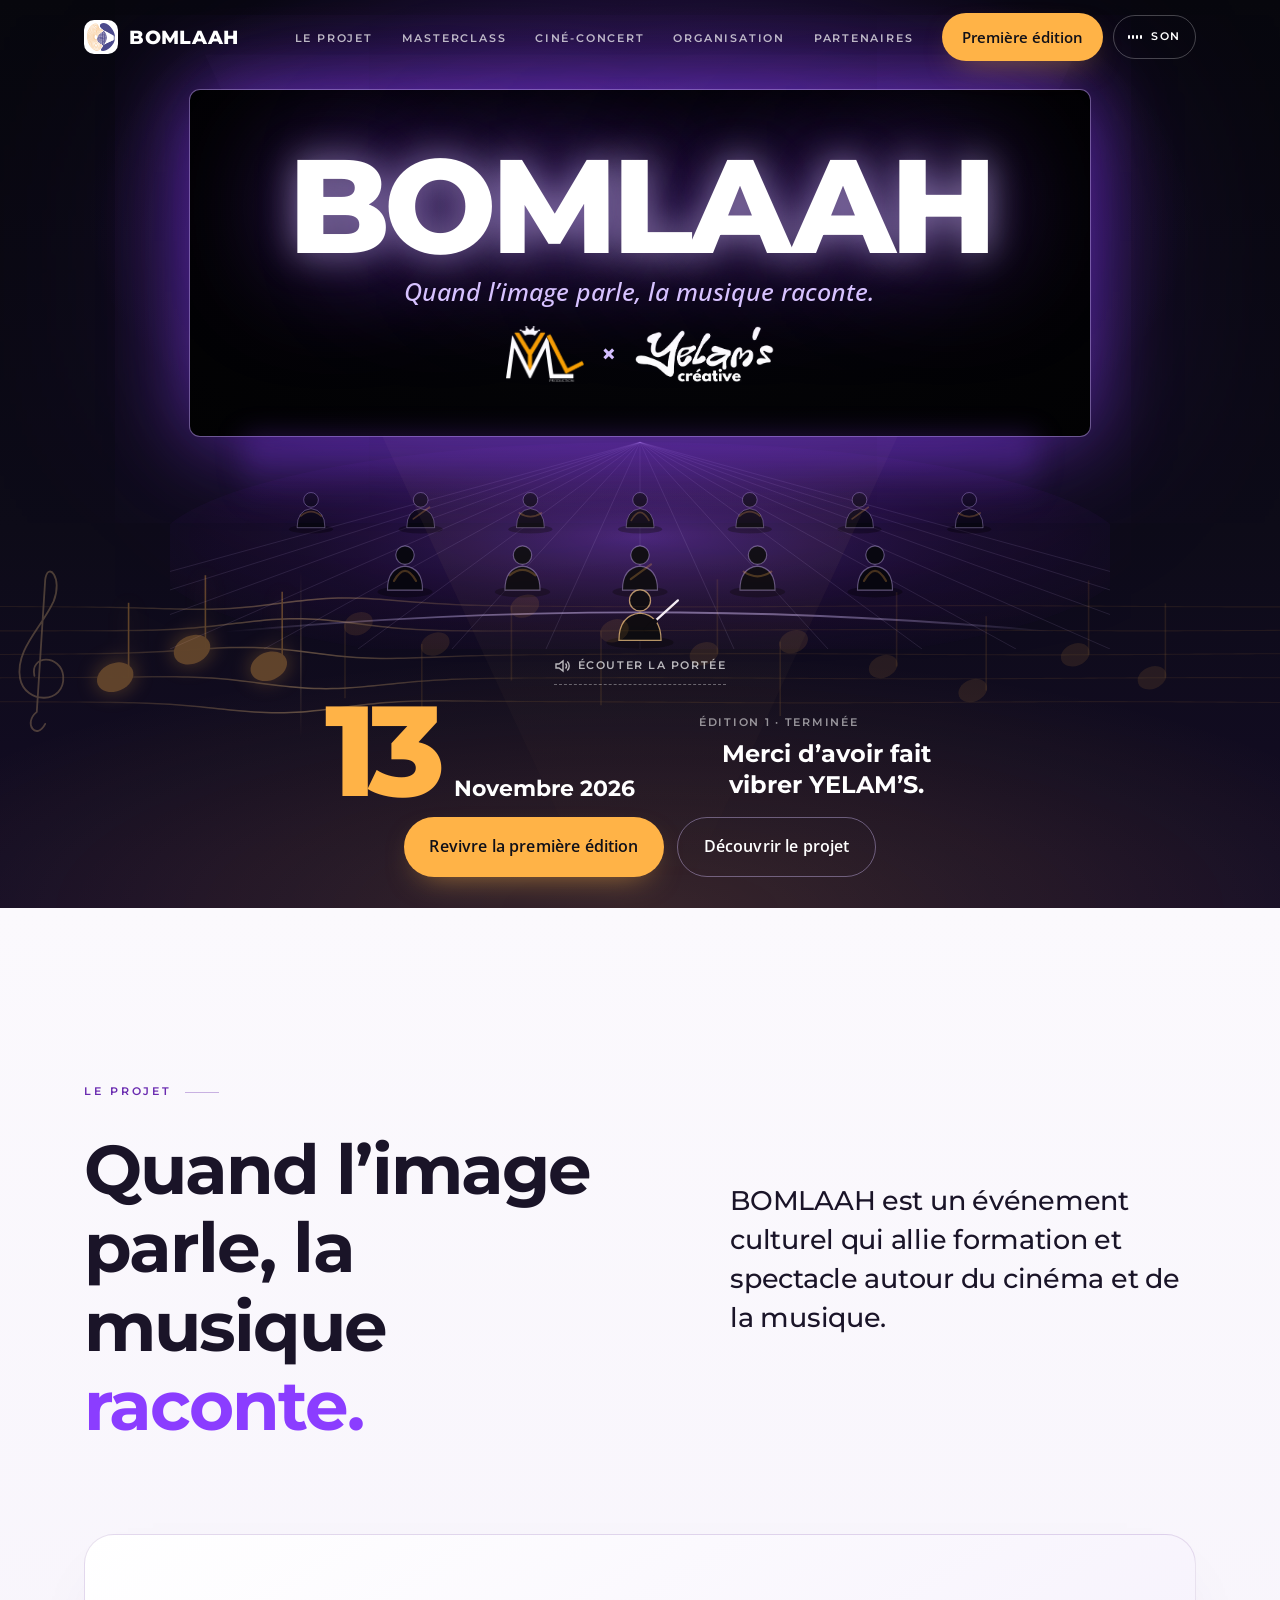
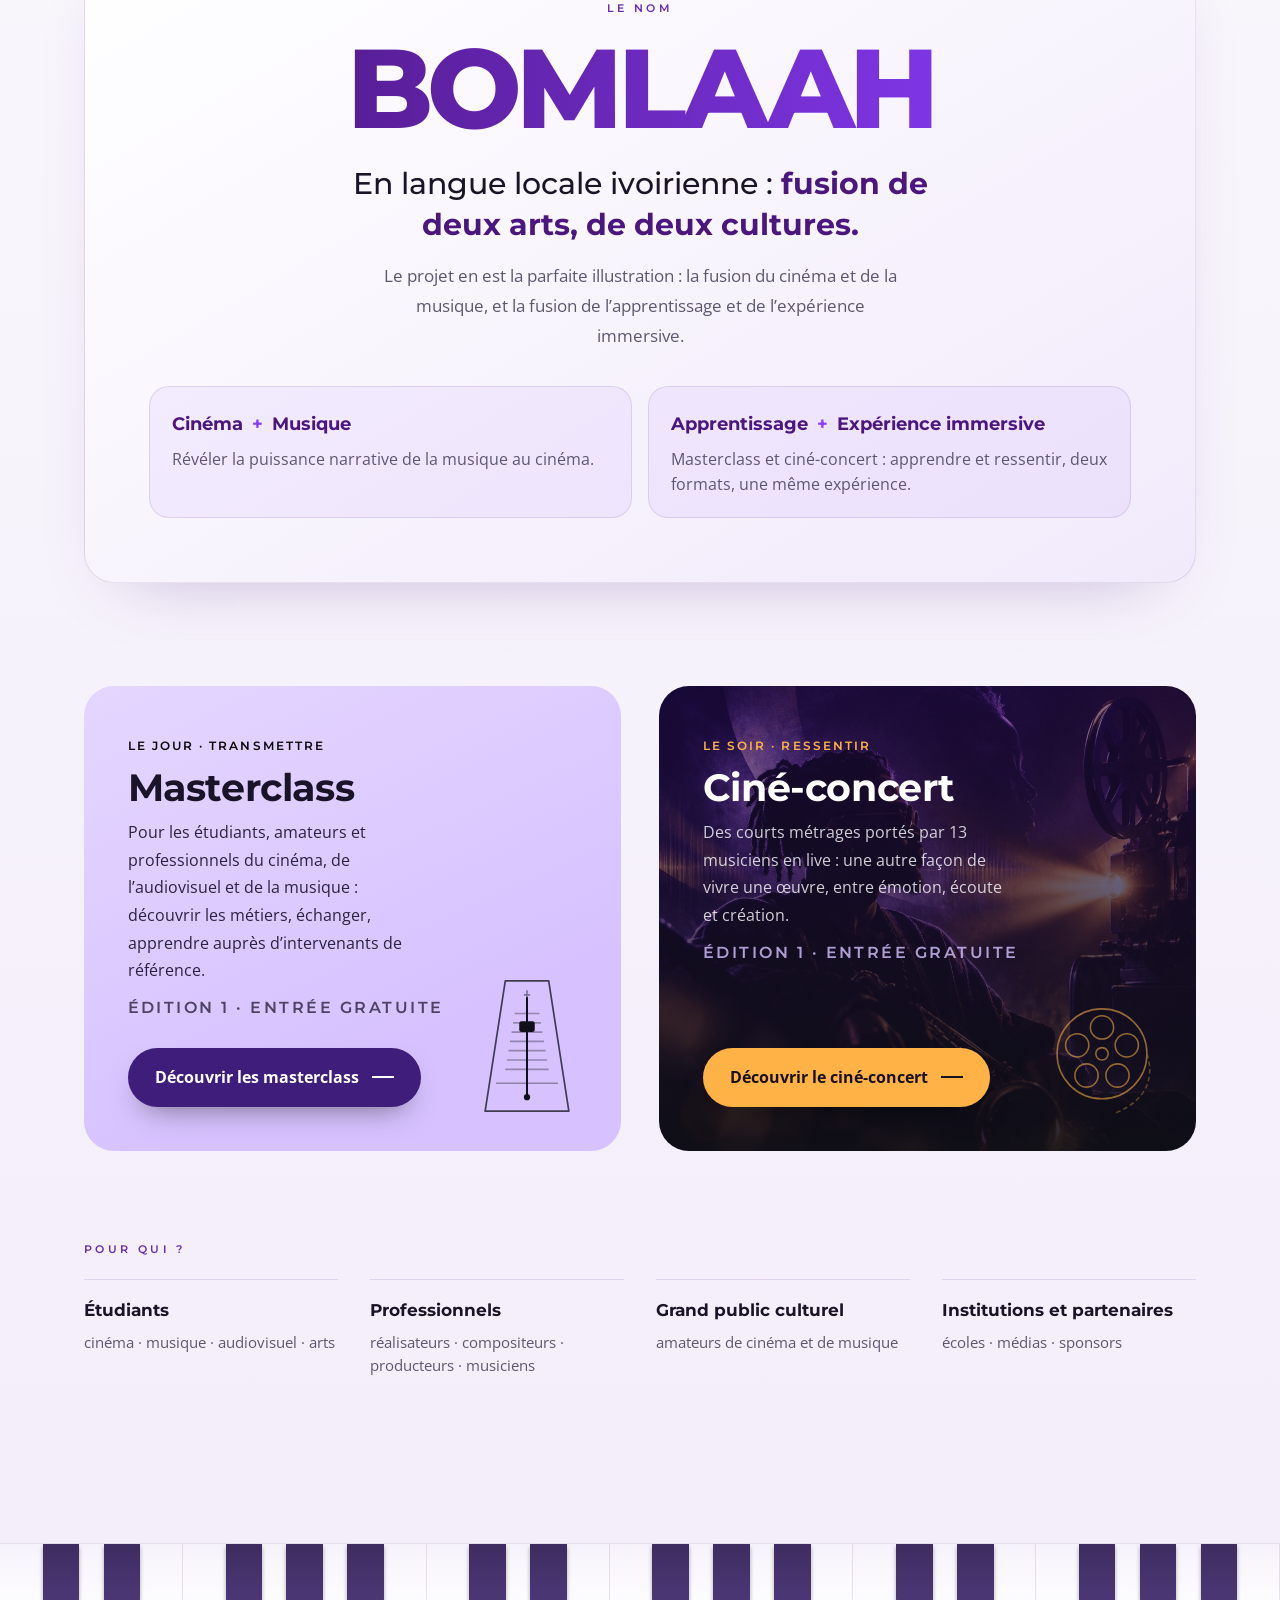
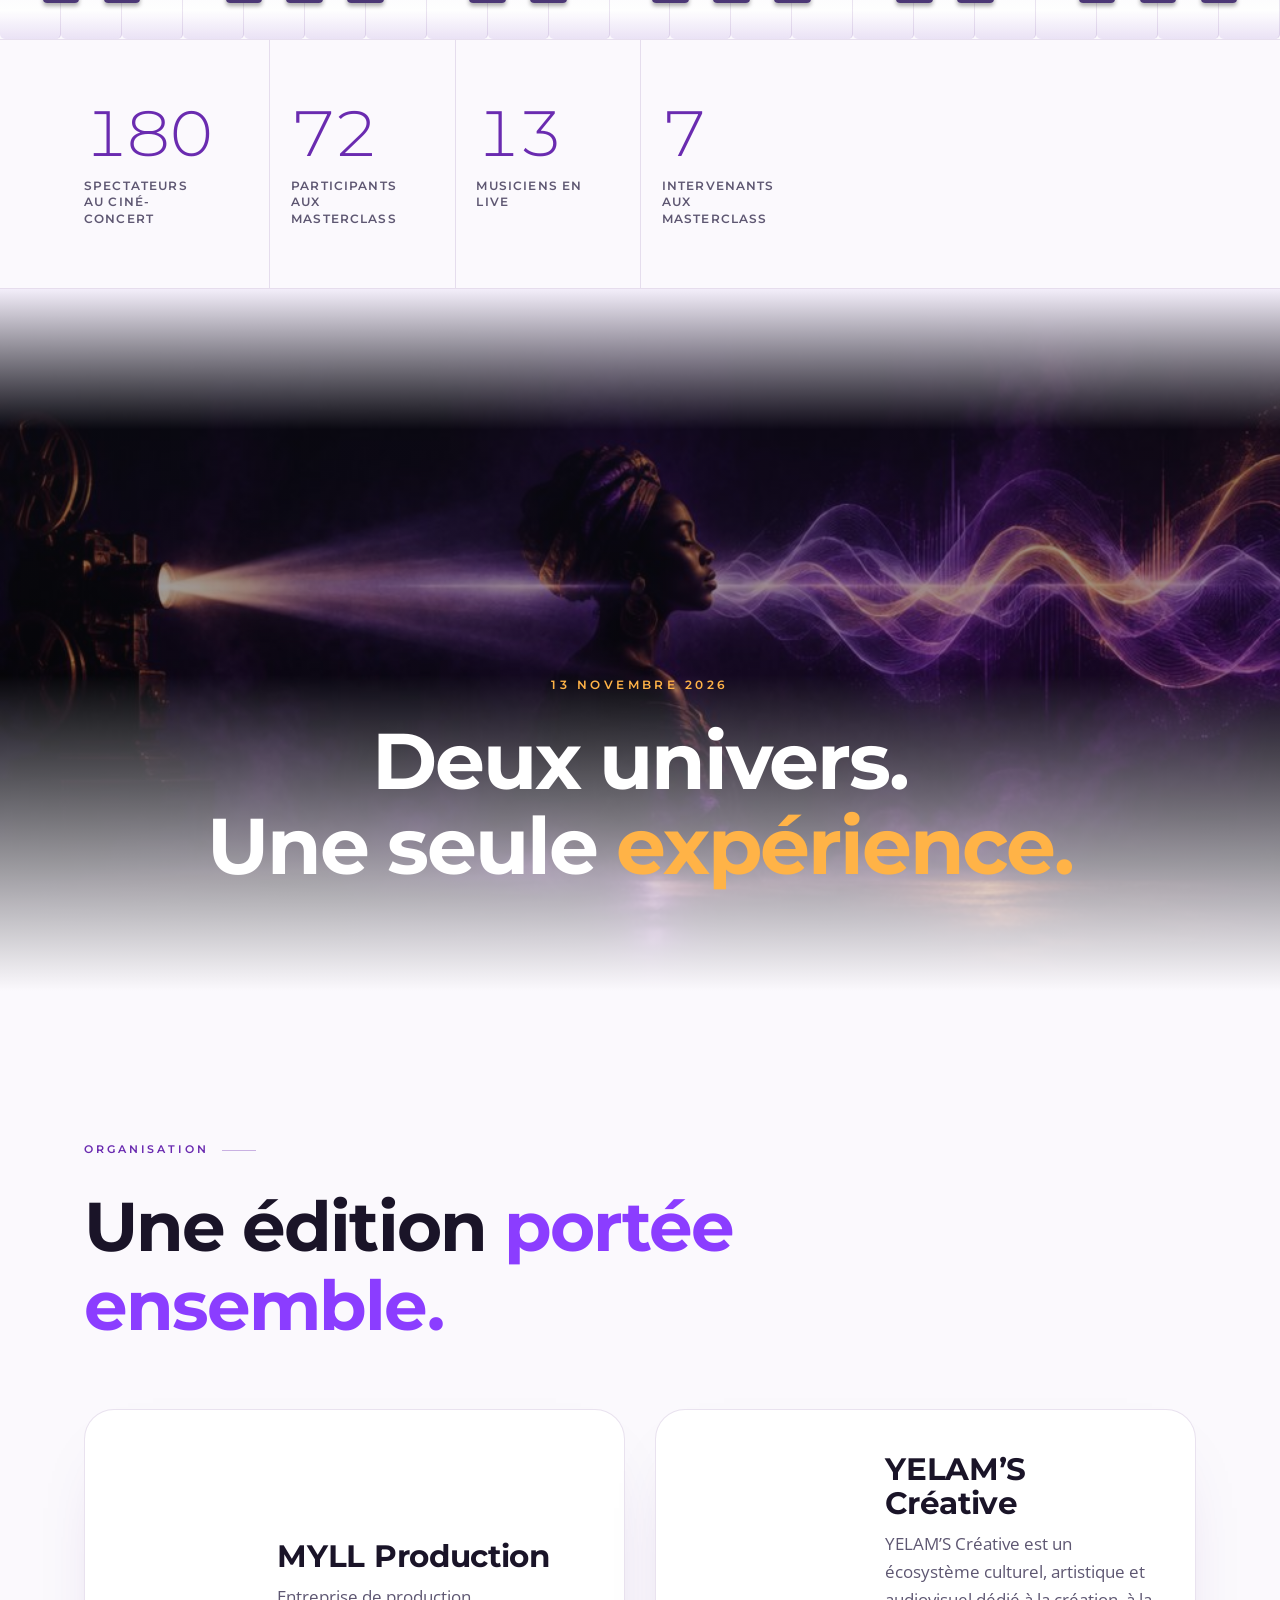
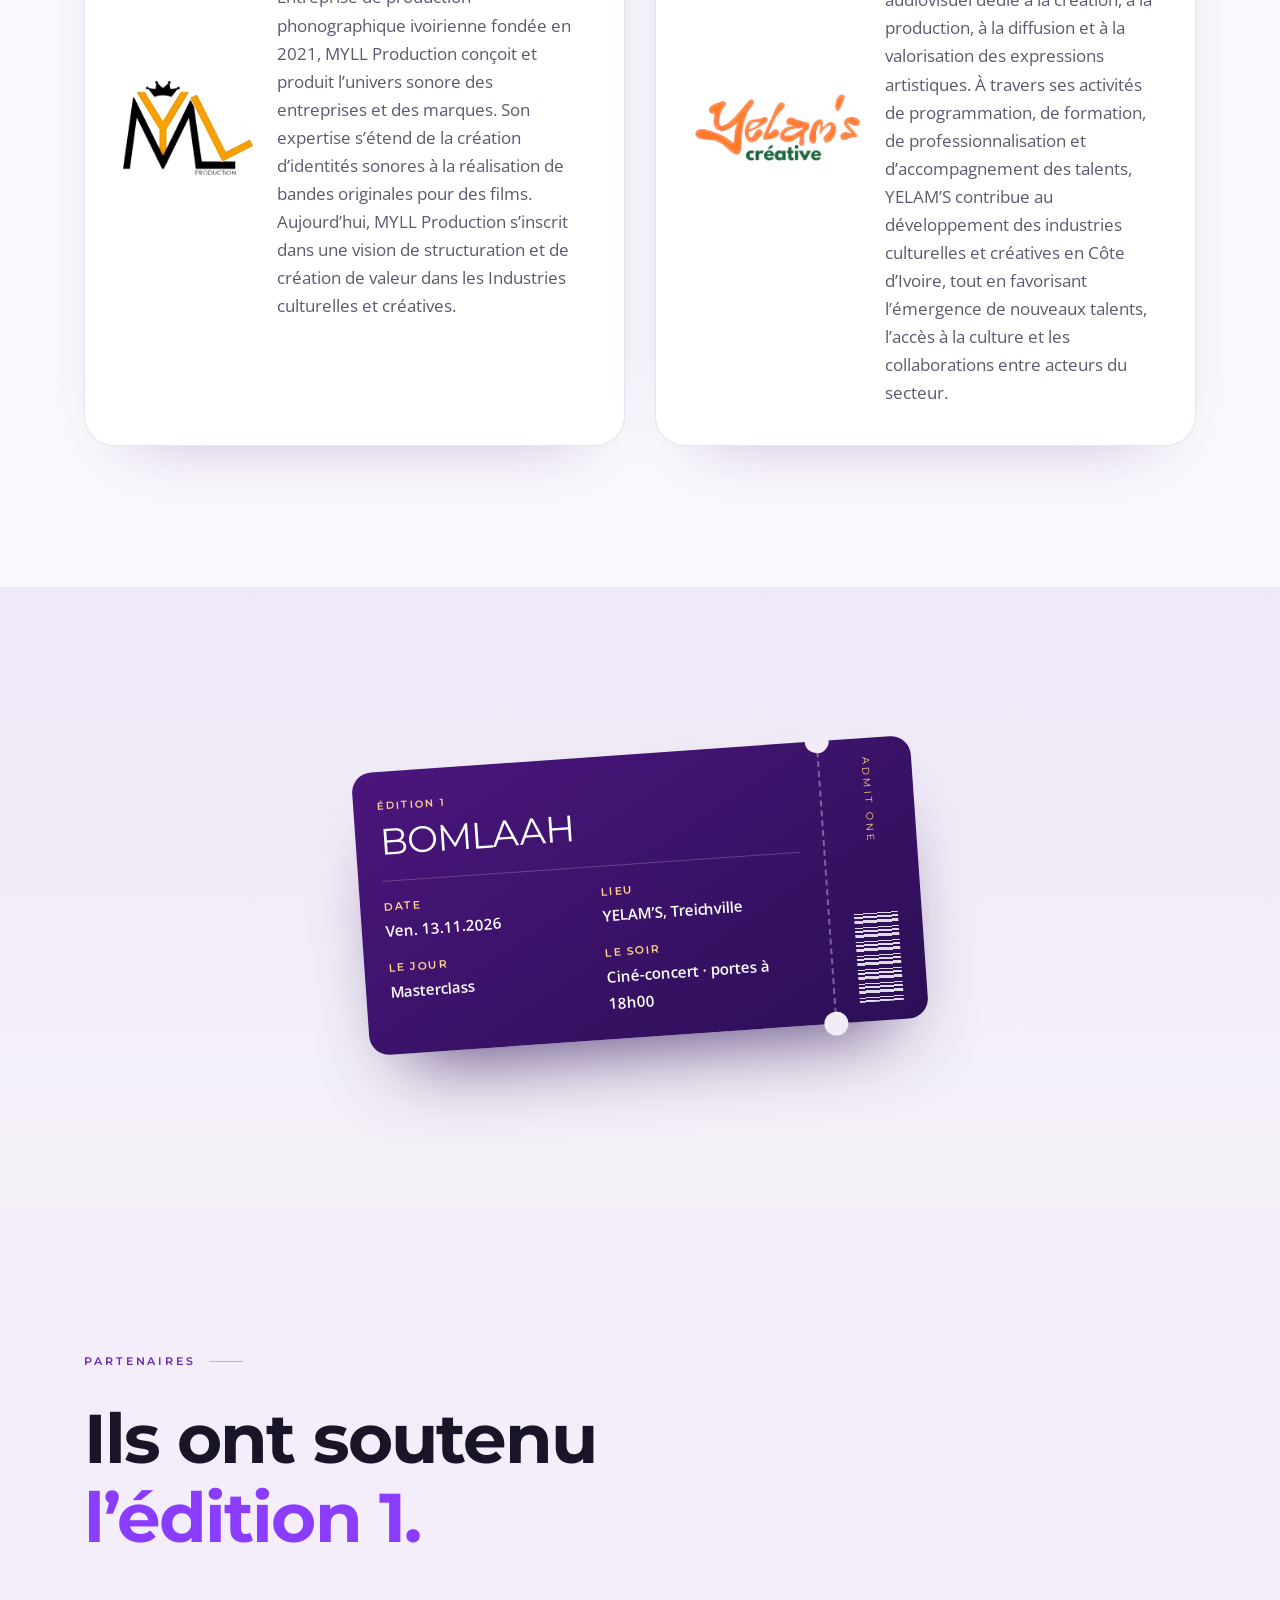
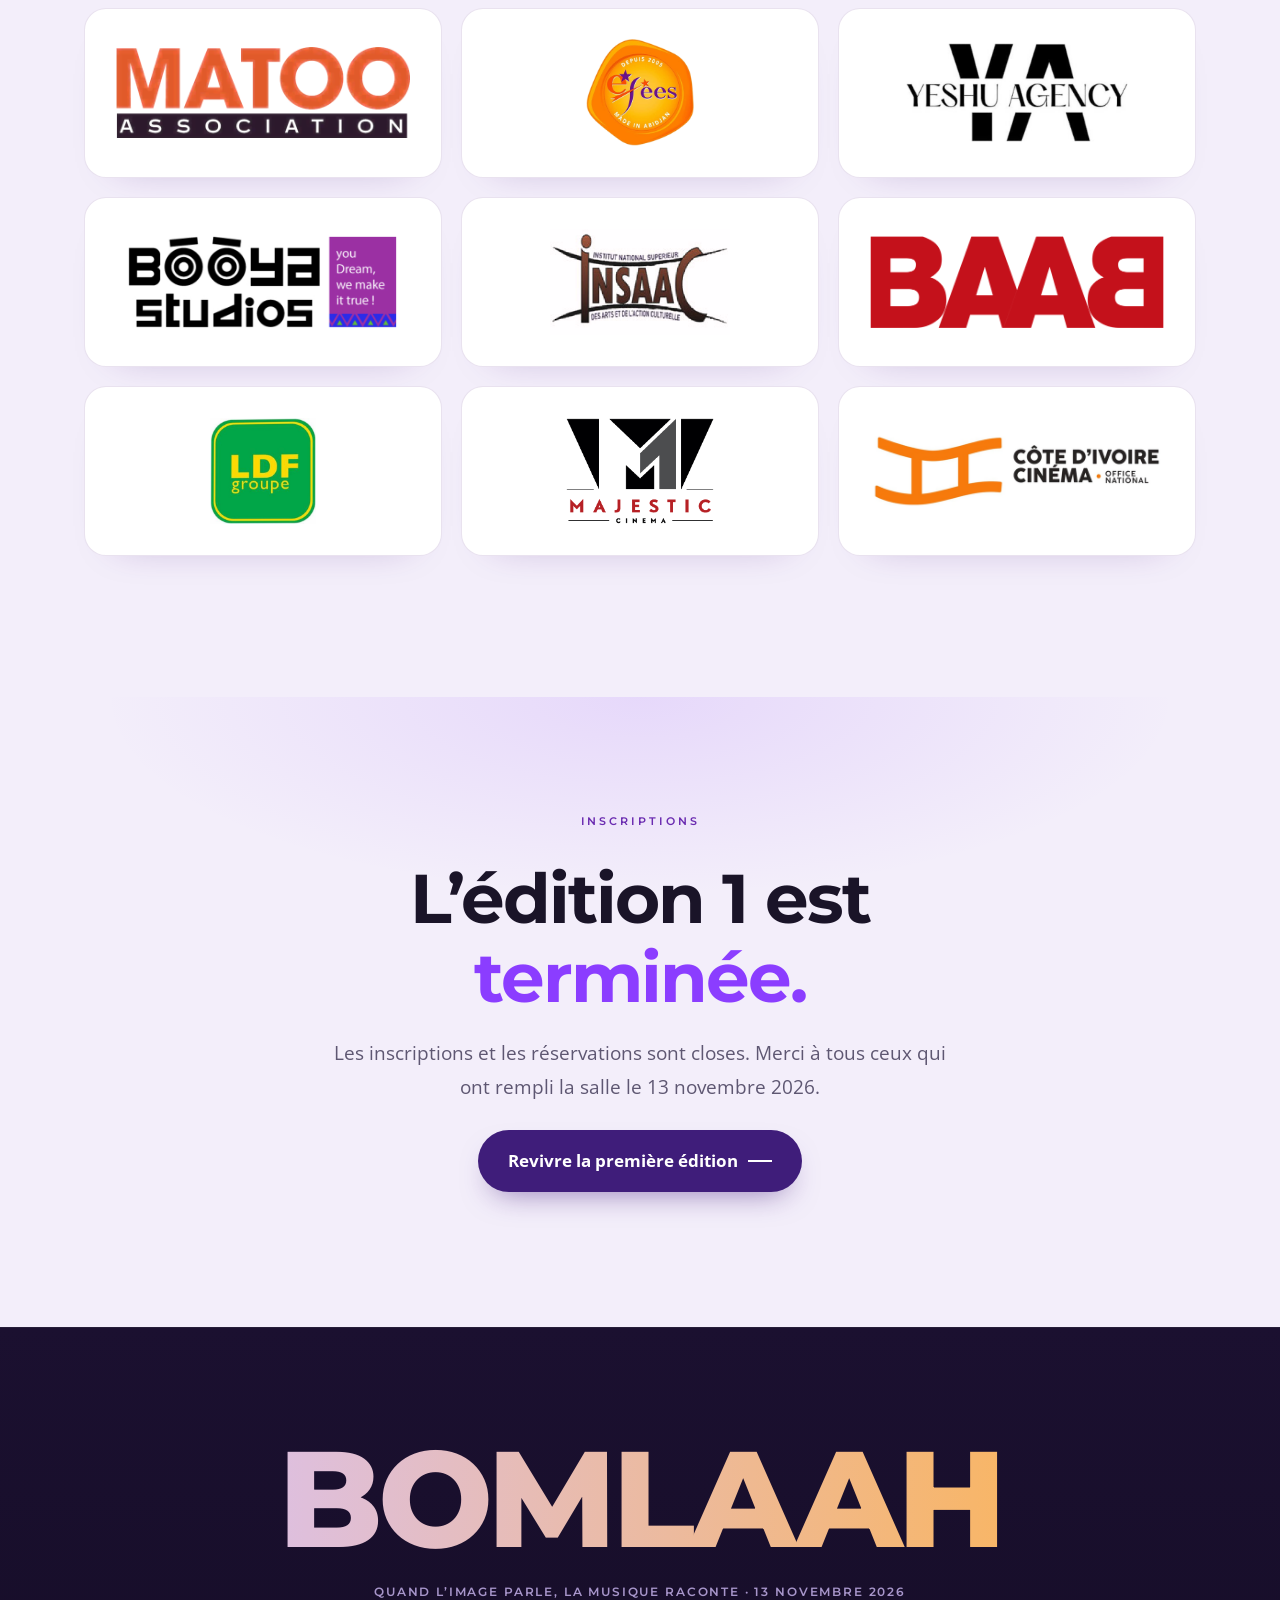
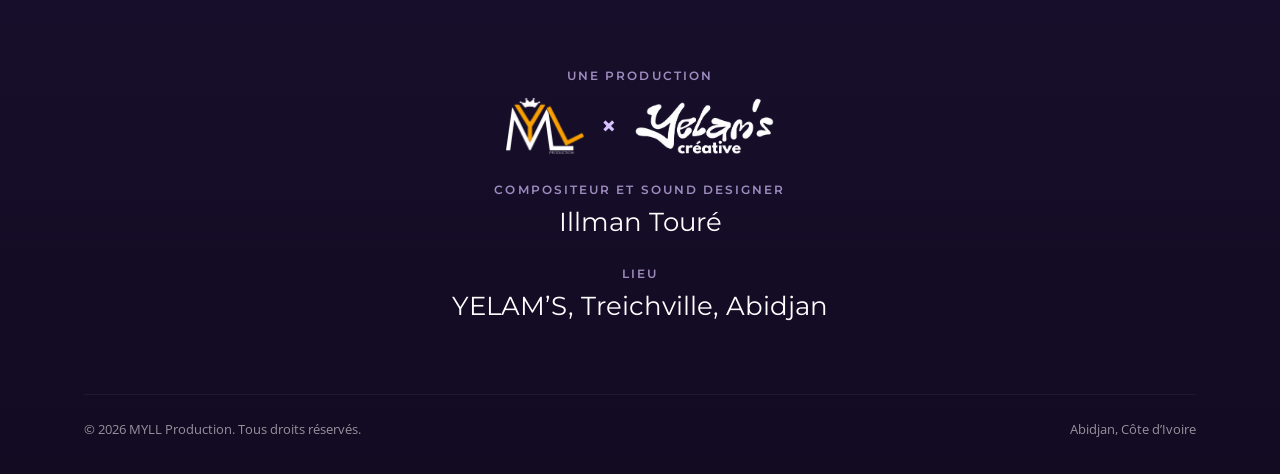
<file: index.html>
<!DOCTYPE html>
<html lang="fr">
<head>
<meta charset="utf-8">
<meta name="viewport" content="width=device-width, initial-scale=1">
<title>BOMLAAH · Quand l’image parle, la musique raconte</title>
<meta name="description" content="BOMLAAH, édition 1 : tenue le vendredi 13 novembre 2026 à YELAM’S (Treichville, Abidjan). Masterclass gratuites sur la musique à l’image le jour, ciné-concert avec 13 musiciens en live le soir. Un événement MYLL Production × YELAM’S Créative.">
<meta name="robots" content="index, follow, max-image-preview:large, max-snippet:-1">
<link rel="canonical" href="https://bomlaah.com/">
<link rel="alternate" hreflang="fr" href="https://bomlaah.com/">
<link rel="alternate" hreflang="x-default" href="https://bomlaah.com/">
<meta name="keywords" content="BOMLAAH, ciné-concert Abidjan, masterclass musique à l’image, Abidjan 2026, YELAM’S Treichville, MYLL Production, événement culturel Côte d’Ivoire">
<meta name="author" content="MYLL Production">
<meta name="theme-color" content="#101018">
<meta property="og:type" content="website">
<meta property="og:locale" content="fr_CI">
<meta property="og:site_name" content="BOMLAAH">
<meta property="og:url" content="https://bomlaah.com/">
<meta property="og:title" content="BOMLAAH · Quand l’image parle, la musique raconte">
<meta property="og:description" content="BOMLAAH, édition 1 : tenue le vendredi 13 novembre 2026 à YELAM’S (Treichville, Abidjan). Masterclass gratuites sur la musique à l’image le jour, ciné-concert avec 13 musiciens en live le soir. Un événement MYLL Production × YELAM’S Créative.">
<meta property="og:image" content="https://bomlaah.com/og-image.png">
<meta property="og:image:width" content="1200">
<meta property="og:image:height" content="630">
<meta property="og:image:alt" content="BOMLAAH, quand l’image parle, la musique raconte. 13 novembre 2026, YELAM’S, Abidjan.">
<meta name="twitter:card" content="summary_large_image">
<meta name="twitter:title" content="BOMLAAH · Quand l’image parle, la musique raconte">
<meta name="twitter:description" content="BOMLAAH, édition 1 : tenue le vendredi 13 novembre 2026 à YELAM’S (Treichville, Abidjan). Masterclass gratuites sur la musique à l’image le jour, ciné-concert avec 13 musiciens en live le soir. Un événement MYLL Production × YELAM’S Créative.">
<meta name="twitter:image" content="https://bomlaah.com/og-image.png">
<link rel="icon" href="favicon.ico" sizes="any">
<link rel="icon" type="image/png" sizes="32x32" href="favicon-32.png">
<link rel="icon" type="image/png" sizes="192x192" href="favicon-192.png">
<link rel="apple-touch-icon" href="apple-touch-icon.png">
<link rel="manifest" href="site.webmanifest">
<link rel="preconnect" href="https://fonts.googleapis.com">
<link rel="preconnect" href="https://fonts.gstatic.com" crossorigin>
<link href="https://fonts.googleapis.com/css2?family=Montserrat:ital,wght@0,400;0,500;0,600;0,700;0,800;1,400;1,500;1,600;1,700&family=Open+Sans:ital,wght@0,400;0,500;0,600;0,700;1,400&display=swap" rel="stylesheet">
<link rel="stylesheet" href="assets/site.css">
<script type="application/ld+json">
{"@context":"https://schema.org","@type":"WebSite","name":"BOMLAAH","alternateName":"Bomlaah Abidjan","url":"https://bomlaah.com/","inLanguage":"fr"}
</script>
<script type="application/ld+json">
{"@context":"https://schema.org","@type":"Event","name":"BOMLAAH","description":"BOMLAAH, édition 1 : tenue le vendredi 13 novembre 2026 à YELAM’S (Treichville, Abidjan). Masterclass gratuites sur la musique à l’image le jour, ciné-concert avec 13 musiciens en live le soir. Un événement MYLL Production × YELAM’S Créative.","startDate":"2026-11-13T08:00:00+00:00","endDate":"2026-11-13T22:00:00+00:00","eventStatus":"https://schema.org/EventScheduled","eventAttendanceMode":"https://schema.org/OfflineEventAttendanceMode","isAccessibleForFree":true,"inLanguage":"fr","location":{"@type":"Place","name":"YELAM’S","address":{"@type":"PostalAddress","streetAddress":"Treichville","addressLocality":"Abidjan","addressCountry":"CI"}},"image":["https://bomlaah.com/og-image.png"],"organizer":{"@type":"Organization","name":"MYLL Production","url":"https://bomlaah.com/","logo":"https://bomlaah.com/logos/bomlaah-embleme.png"},"url":"https://bomlaah.com/","subEvent":[{"@type":"Event","name":"BOMLAAH · Masterclass","description":"Cinq masterclass gratuites sur inscription : droits d’auteur et économie des industries culturelles et créatives, métier de compositeur de musique à l’image, opportunités de carrière dans les ICC, binômes réalisateur et compositeur (film d’animation et film de fiction). 12 places par masterclass.","startDate":"2026-11-13T08:00:00+00:00","endDate":"2026-11-13T12:30:00+00:00","eventStatus":"https://schema.org/EventScheduled","eventAttendanceMode":"https://schema.org/OfflineEventAttendanceMode","isAccessibleForFree":true,"inLanguage":"fr","location":{"@type":"Place","name":"YELAM’S","address":{"@type":"PostalAddress","streetAddress":"Treichville","addressLocality":"Abidjan","addressCountry":"CI"}},"image":["https://bomlaah.com/og-image.png"],"organizer":{"@type":"Organization","name":"MYLL Production","url":"https://bomlaah.com/","logo":"https://bomlaah.com/logos/bomlaah-embleme.png"},"url":"https://bomlaah.com/masterclass/"},{"@type":"Event","name":"BOMLAAH · Ciné-concert","description":"Deux courts métrages ivoiriens, Kids See Ghosts et Point de non-retour, portés par une partition originale d’Illman Touré jouée en direct par treize musiciens. Entrée gratuite sur réservation.","startDate":"2026-11-13T19:00:00+00:00","endDate":"2026-11-13T22:00:00+00:00","eventStatus":"https://schema.org/EventScheduled","eventAttendanceMode":"https://schema.org/OfflineEventAttendanceMode","isAccessibleForFree":true,"inLanguage":"fr","location":{"@type":"Place","name":"YELAM’S","address":{"@type":"PostalAddress","streetAddress":"Treichville","addressLocality":"Abidjan","addressCountry":"CI"}},"image":["https://bomlaah.com/og-image.png"],"organizer":{"@type":"Organization","name":"MYLL Production","url":"https://bomlaah.com/","logo":"https://bomlaah.com/logos/bomlaah-embleme.png"},"url":"https://bomlaah.com/cineconcert/","doorTime":"2026-11-13T18:00:00+00:00"}],"contributor":{"@type":"Organization","name":"YELAM’S Créative"}}
</script>
<script type="application/ld+json">
{"@context":"https://schema.org","@type":"Organization","name":"MYLL Production","url":"https://bomlaah.com/","logo":"https://bomlaah.com/logos/bomlaah-embleme.png","description":"Entreprise de production phonographique ivoirienne fondée en 2021, productrice de BOMLAAH."}
</script>
<noscript><style>#curtain{display:none}.rv{opacity:1;transform:none}.hero h1 .ln>span{transform:none;opacity:1;filter:none}.hero-sub,.hero-bot{opacity:1}.hero-scene .ecran,.hero-scene .orch-h{opacity:1;transform:none}</style></noscript>
</head>
<body>
<a class="skip" href="#top">Aller au contenu</a>

<!-- RIDEAU D'OUVERTURE (cliquer pour passer) -->
<div id="curtain" aria-hidden="true" title="Cliquer pour passer">
  <div class="cur l"></div><div class="cur r"></div>
  <div class="valance"></div>
  <div class="cur-t">
    <span>MYLL Production × YELAM’S</span>
    <strong>BOMLAAH</strong>
    <small>13.11.2026 · YELAM’S</small>
  </div>
</div>

<header class="nav" id="nav">
  <div class="wrap nav-in">
    <a class="brand" href="#top" aria-label="BOMLAAH, accueil">
      <img class="brand-logo" src="logos/bomlaah-embleme.png" alt="" width="34" height="34">
      <span>BOMLAAH</span>
    </a>
    <div class="nav-r">
      <ul class="links" id="links">
        <li><a href="#projet">Le projet</a></li>
        <li><a href="masterclass/">Masterclass</a></li>
        <li><a href="cineconcert/">Ciné-concert</a></li>
        <li><a href="#organisation">Organisation</a></li>
        <li><a href="#partenaires">Partenaires</a></li>
        <li><a class="btn btn-or" href="edition-1/">Première édition</a></li>
      </ul>
      <button class="snd" id="snd" aria-pressed="false" aria-label="Activer le son">
        <span class="eqi" aria-hidden="true"><i></i><i></i><i></i><i></i></span><span class="snd-l">Son</span>
      </button>
      <button class="burger" id="burger" aria-label="Ouvrir le menu" aria-expanded="false" aria-controls="links"><i></i><i></i><i></i></button>
    </div>
  </div>
</header>

<main id="top">

<!-- HERO : une scène de ciné-concert -->
<section class="hero hero-scene" aria-label="BOMLAAH">
  <div class="scene-fond" aria-hidden="true"></div>

  <div class="hero-top">
    <div class="ecran" aria-hidden="true">
      <div class="ecran-cadre">
        <div class="vue v1"></div><div class="vue v2"></div><div class="vue v3"></div>
        <div class="ecran-voile"></div>
      </div>
    </div>
    <div class="titre-carte">
      <h1><span class="ln"><span>BOMLAAH</span></span></h1>
      <p class="sig">Quand l’image parle, la musique raconte.</p>
      <div class="logos-h"><img src="logos/myll-production-blanc.png" alt="MYLL Production" width="86" height="62"><span class="x" aria-hidden="true">×</span><img src="logos/yelams-blanc.png" alt="YELAM’S Créative" width="110" height="44"></div>
    </div>
  </div>

  <svg class="orch-h" viewBox="0 0 1000 250" aria-hidden="true" focusable="false">
  <defs>
    <radialGradient id="sol" cx=".5" cy=".42" r=".6"><stop offset="0" stop-color="#8B3DFF" stop-opacity=".42"/><stop offset=".6" stop-color="#4B167D" stop-opacity=".16"/><stop offset="1" stop-color="#4B167D" stop-opacity="0"/></radialGradient>
    <linearGradient id="bord" x1="0" y1="0" x2="0" y2="1"><stop offset="0" stop-color="#D7C2FF" stop-opacity=".5"/><stop offset="1" stop-color="#D7C2FF" stop-opacity="0"/></linearGradient>
  </defs>
  <ellipse cx="500" cy="150" rx="520" ry="120" fill="url(#sol)"/>
  <g class="persp"><path d="M500 30 L-300 250"/><path d="M500 30 L-200 250"/><path d="M500 30 L-100 250"/><path d="M500 30 L0 250"/><path d="M500 30 L100 250"/><path d="M500 30 L200 250"/><path d="M500 30 L300 250"/><path d="M500 30 L400 250"/><path d="M500 30 L500 250"/><path d="M500 30 L600 250"/><path d="M500 30 L700 250"/><path d="M500 30 L800 250"/><path d="M500 30 L900 250"/><path d="M500 30 L1000 250"/><path d="M500 30 L1100 250"/><path d="M500 30 L1200 250"/><path d="M500 30 L1300 250"/></g>
  <path d="M60 232 Q500 190 940 232" fill="none" stroke="url(#bord)" stroke-width="2"/>
  <g transform="translate(150.0 96) scale(0.78)"><ellipse cx="0" cy="34" rx="30" ry="6" fill="#000" opacity=".35"/><path class="corps" d="M-19 32 Q-19 8 0 6 Q19 8 19 32 Z"/><circle class="corps" cx="0" cy="-6" r="10"/><path class="inst" style="animation-delay:0.00s" d="M-14 16 q14 -12 28 0"/></g><g transform="translate(266.7 96) scale(0.78)"><ellipse cx="0" cy="34" rx="30" ry="6" fill="#000" opacity=".35"/><path class="corps" d="M-19 32 Q-19 8 0 6 Q19 8 19 32 Z"/><circle class="corps" cx="0" cy="-6" r="10"/><path class="inst" style="animation-delay:0.37s" d="M-10 20 l22 -16"/></g><g transform="translate(383.4 96) scale(0.78)"><ellipse cx="0" cy="34" rx="30" ry="6" fill="#000" opacity=".35"/><path class="corps" d="M-19 32 Q-19 8 0 6 Q19 8 19 32 Z"/><circle class="corps" cx="0" cy="-6" r="10"/><path class="inst" style="animation-delay:0.74s" d="M-15 12 q15 10 30 0"/></g><g transform="translate(500.1 96) scale(0.78)"><ellipse cx="0" cy="34" rx="30" ry="6" fill="#000" opacity=".35"/><path class="corps" d="M-19 32 Q-19 8 0 6 Q19 8 19 32 Z"/><circle class="corps" cx="0" cy="-6" r="10"/><path class="inst" style="animation-delay:1.11s" d="M-12 22 q12 -22 24 0"/></g><g transform="translate(616.8 96) scale(0.78)"><ellipse cx="0" cy="34" rx="30" ry="6" fill="#000" opacity=".35"/><path class="corps" d="M-19 32 Q-19 8 0 6 Q19 8 19 32 Z"/><circle class="corps" cx="0" cy="-6" r="10"/><path class="inst" style="animation-delay:1.48s" d="M-14 16 q14 -12 28 0"/></g><g transform="translate(733.5 96) scale(0.78)"><ellipse cx="0" cy="34" rx="30" ry="6" fill="#000" opacity=".35"/><path class="corps" d="M-19 32 Q-19 8 0 6 Q19 8 19 32 Z"/><circle class="corps" cx="0" cy="-6" r="10"/><path class="inst" style="animation-delay:1.85s" d="M-10 20 l22 -16"/></g><g transform="translate(850.2 96) scale(0.78)"><ellipse cx="0" cy="34" rx="30" ry="6" fill="#000" opacity=".35"/><path class="corps" d="M-19 32 Q-19 8 0 6 Q19 8 19 32 Z"/><circle class="corps" cx="0" cy="-6" r="10"/><path class="inst" style="animation-delay:0.02s" d="M-15 12 q15 10 30 0"/></g><g transform="translate(250 156) scale(0.98)"><ellipse cx="0" cy="34" rx="30" ry="6" fill="#000" opacity=".35"/><path class="corps" d="M-19 32 Q-19 8 0 6 Q19 8 19 32 Z"/><circle class="corps" cx="0" cy="-6" r="10"/><path class="inst" style="animation-delay:0.39s" d="M-12 22 q12 -22 24 0"/></g><g transform="translate(375 156) scale(0.98)"><ellipse cx="0" cy="34" rx="30" ry="6" fill="#000" opacity=".35"/><path class="corps" d="M-19 32 Q-19 8 0 6 Q19 8 19 32 Z"/><circle class="corps" cx="0" cy="-6" r="10"/><path class="inst" style="animation-delay:0.76s" d="M-14 16 q14 -12 28 0"/></g><g transform="translate(500 156) scale(0.98)"><ellipse cx="0" cy="34" rx="30" ry="6" fill="#000" opacity=".35"/><path class="corps" d="M-19 32 Q-19 8 0 6 Q19 8 19 32 Z"/><circle class="corps" cx="0" cy="-6" r="10"/><path class="inst" style="animation-delay:1.13s" d="M-10 20 l22 -16"/></g><g transform="translate(625 156) scale(0.98)"><ellipse cx="0" cy="34" rx="30" ry="6" fill="#000" opacity=".35"/><path class="corps" d="M-19 32 Q-19 8 0 6 Q19 8 19 32 Z"/><circle class="corps" cx="0" cy="-6" r="10"/><path class="inst" style="animation-delay:1.50s" d="M-15 12 q15 10 30 0"/></g><g transform="translate(750 156) scale(0.98)"><ellipse cx="0" cy="34" rx="30" ry="6" fill="#000" opacity=".35"/><path class="corps" d="M-19 32 Q-19 8 0 6 Q19 8 19 32 Z"/><circle class="corps" cx="0" cy="-6" r="10"/><path class="inst" style="animation-delay:1.87s" d="M-12 22 q12 -22 24 0"/></g>
  <g transform="translate(500 205) scale(1.12)">
    <ellipse cx="0" cy="34" rx="32" ry="6" fill="#000" opacity=".4"/>
    <path class="corps chef" d="M-20 32 Q-20 8 0 6 Q20 8 20 32 Z"/><circle class="corps chef" cx="0" cy="-6" r="10"/>
    <g class="baton-h"><path d="M14 14 L36 -6" stroke="#F5F1F8" stroke-width="2.2" stroke-linecap="round"/><path d="M14 14 L6 22" stroke="#07070d" stroke-width="5" stroke-linecap="round"/></g>
  </g>
</svg>

  <div class="beam" aria-hidden="true"><canvas id="dust"></canvas></div>
  <div class="stage" aria-hidden="true"><canvas id="staff"></canvas></div>

  <div class="wrap hero-bot">
    <button class="listen" id="listen" type="button"><svg viewBox="0 0 16 16" fill="none" stroke="currentColor" stroke-width="1.4" aria-hidden="true"><path d="M2 6h3l4-3v10l-4-3H2z"/><path d="M11.5 5.5a3.5 3.5 0 0 1 0 5M13.3 3.6a6 6 0 0 1 0 8.8"/></svg><span id="listen-l">Écouter la portée</span></button>
    <div class="hero-info">
      <div class="datebox">
        <span class="d13" aria-hidden="true">13</span>
        <span class="dm"><b>Novembre 2026</b></span>
        <span class="sr">Vendredi 13 novembre 2026</span>
      </div>
      <div>
        <div class="meta-k">Édition 1 · terminée</div>
        <p class="ed-done">Merci d’avoir fait vibrer YELAM’S.</p>
      </div>
    </div>
    <div class="hero-cta">
      <a class="btn btn-or" href="edition-1/">Revivre la première édition</a>
      <a class="btn btn-ghost" href="#projet">Découvrir le projet</a>
    </div>
  </div>
</section>

<!-- PROJET -->
<section class="projet paper" id="projet">
  <div class="wrap">
    <div class="projet-top">
      <div>
        <div class="cue rv">Le projet</div>
        <h2 class="rv d1">Quand l’image parle, la musique <em>raconte.</em></h2>
      </div>
      <div class="projet-p rv d2">
        <p class="defn">BOMLAAH est un événement culturel qui allie formation et spectacle autour du cinéma et de la musique.</p>
      </div>
    </div>

    <div class="nom rv">
      <div class="nom-k">Le nom</div>
      <div class="nom-w">BOMLAAH</div>
      <p class="nom-d">En langue locale ivoirienne : <b>fusion de deux arts, de deux cultures.</b></p>
      <p class="nom-s">Le projet en est la parfaite illustration : la fusion du cinéma et de la musique, et la fusion de l’apprentissage et de l’expérience immersive.</p>
      <div class="fusions">
        <div><b>Cinéma <i>+</i> Musique</b><span>Révéler la puissance narrative de la musique au cinéma.</span></div>
        <div><b>Apprentissage <i>+</i> Expérience immersive</b><span>Masterclass et ciné-concert : apprendre et ressentir, deux formats, une même expérience.</span></div>
      </div>
    </div>

    <div class="duo">
      <a class="pan matin rv" href="masterclass/">
        <svg class="pan-art" viewBox="0 0 160 200" aria-hidden="true">
          <g fill="none" style="stroke:var(--salle)" stroke-width="2.2" stroke-linejoin="round" opacity=".75">
            <path d="M52 18h56l26 168H26z"/><path d="M40 150h80" opacity=".5"/><path d="M80 30v12M76 36h8" opacity=".6"/>
            <g opacity=".45"><path d="M64 60h32M62 72h36M60 84h40M58 96h44M56 108h48M54 120h52M52 132h56"/></g>
          </g>
          <g class="pendule"><path d="M80 168V40" style="stroke:var(--salle)" stroke-width="2.6" stroke-linecap="round"/><rect x="70" y="70" width="20" height="14" rx="3" style="fill:var(--salle)"/></g>
          <circle cx="80" cy="168" r="4" style="fill:var(--salle)"/>
        </svg>
        <div>
          <span class="pan-k">Le jour · Transmettre</span>
          <h3>Masterclass</h3>
          <p>Pour les étudiants, amateurs et professionnels du cinéma, de l’audiovisuel et de la musique : découvrir les métiers, échanger, apprendre auprès d’intervenants de référence.</p>
          <p class="pan-n">Édition 1 · entrée gratuite</p>
        </div>
        <span class="pan-in pan-btn">Découvrir les masterclass <i></i></span>
      </a>
      <a class="pan soir rv d1" href="cineconcert/">
        <svg class="pan-art" viewBox="0 0 160 160" aria-hidden="true">
          <g fill="none" style="stroke:var(--or)" stroke-width="2">
            <g class="reel" style="transform-box:fill-box;transform-origin:center;animation:spin 7s linear infinite">
              <circle cx="80" cy="72" r="58"/><circle cx="80" cy="72" r="8"/>
              <circle cx="80" cy="38" r="15"/><circle cx="112" cy="61" r="15"/><circle cx="100" cy="100" r="15"/><circle cx="60" cy="100" r="15"/><circle cx="48" cy="61" r="15"/>
            </g>
            <path d="M138 72c10 30 0 60-40 76" opacity=".6" stroke-dasharray="6 4"/>
          </g>
        </svg>
        <div>
          <span class="pan-k">Le soir · Ressentir</span>
          <h3>Ciné-concert</h3>
          <p>Des courts métrages portés par 13 musiciens en live : une autre façon de vivre une œuvre, entre émotion, écoute et création.</p>
          <p class="pan-n">Édition 1 · entrée gratuite</p>
        </div>
        <span class="pan-in pan-btn">Découvrir le ciné-concert <i></i></span>
      </a>
    </div>

    <div class="pourqui rv">
      <div class="pq-k">Pour qui ?</div>
      <ul>
        <li><b>Étudiants</b><span>cinéma · musique · audiovisuel · arts</span></li>
        <li><b>Professionnels</b><span>réalisateurs · compositeurs · producteurs · musiciens</span></li>
        <li><b>Grand public culturel</b><span>amateurs de cinéma et de musique</span></li>
        <li><b>Institutions et partenaires</b><span>écoles · médias · sponsors</span></li>
      </ul>
    </div>
  </div>
</section>

<!-- CLAVIER + CHIFFRES -->
<section class="stats" aria-label="L’édition 1 en chiffres">
  <div class="keys" id="keys" aria-label="Clavier : touchez une note" role="group"></div>
  <div class="wrap stats-g">
    <div class="stat rv"><b data-count="180">180</b><span>spectateurs au ciné-concert</span></div>
    <div class="stat rv d1"><b data-count="72">72</b><span>participants aux masterclass</span></div>
    <div class="stat rv d2"><b data-count="13">13</b><span>musiciens en live</span></div>
    <div class="stat rv d3"><b data-count="7">7</b><span>intervenants aux masterclass</span></div>
  </div>
</section>

<!-- DEUX UNIVERS -->
<section class="banner" aria-label="Deux univers, une seule expérience">
  <div class="wrap banner-in">
    <p class="banner-k rv">13 novembre 2026</p>
    <h2 class="rv d1">Deux univers.<br>Une seule <em>expérience.</em></h2>
  </div>
</section>

<!-- ORGANISATION -->
<section class="orga" id="organisation">
  <div class="wrap">
    <div class="cue rv">Organisation</div>
    <h2 class="rv d1">Une édition <em>portée ensemble.</em></h2>
    <div class="orga-g">
      <article class="porteur rv">
        <img class="p-logo" src="logos/myll-production.png" alt="MYLL Production" width="150" height="108" loading="lazy">
        <div>
          <h3>MYLL Production</h3>
          <p>Entreprise de production phonographique ivoirienne fondée en 2021, MYLL Production conçoit et produit l’univers sonore des entreprises et des marques. Son expertise s’étend de la création d’identités sonores à la réalisation de bandes originales pour des films. Aujourd’hui, MYLL Production s’inscrit dans une vision de structuration et de création de valeur dans les Industries culturelles et créatives.</p>
        </div>
      </article>
      <article class="porteur rv d1">
        <img class="p-logo p-yel" src="logos/yelams-couleur.png" alt="YELAM’S Créative" width="188" height="76" loading="lazy">
        <div>
          <h3>YELAM’S Créative</h3>
          <p>YELAM’S Créative est un écosystème culturel, artistique et audiovisuel dédié à la création, à la production, à la diffusion et à la valorisation des expressions artistiques. À travers ses activités de programmation, de formation, de professionnalisation et d’accompagnement des talents, YELAM’S contribue au développement des industries culturelles et créatives en Côte d’Ivoire, tout en favorisant l’émergence de nouveaux talents, l’accès à la culture et les collaborations entre acteurs du secteur.</p>
        </div>
      </article>
    </div>
  </div>
</section>

<!-- BILLET -->
<section class="lieu paper" id="lieu">
  <div class="wrap lieu-g lieu-solo">
    <div class="ticket-wrap rv d2">
      <div class="ticket" id="ticket" aria-label="Billet : BOMLAAH, vendredi 13 novembre 2026, YELAM’S, Treichville" role="img">
        <div class="t-main">
          <div class="t-k">Édition 1</div>
          <div class="t-title">BOMLAAH</div>
          <dl class="t-rows">
            <div><dt>Date</dt><dd>Ven. 13.11.2026</dd></div>
            <div><dt>Lieu</dt><dd>YELAM’S, Treichville</dd></div>
            <div><dt>Le jour</dt><dd>Masterclass</dd></div>
            <div><dt>Le soir</dt><dd>Ciné-concert · portes à 18h00</dd></div>
          </dl>
        </div>
        <div class="t-stub"><span class="adm">Admit one</span><span class="bar"></span></div>
      </div>
    </div>
  </div>
</section>

<!-- PARTENAIRES -->
<section class="par" id="partenaires">
  <div class="wrap">
    <div class="cue rv">Partenaires</div>
    <h2 class="rv d1">Ils ont soutenu <em>l’édition 1.</em></h2>
    <ul class="logos rv d2">
      <li class="logo-s"><img src="logos/matoo.png" alt="MATOO Association" width="354" height="110" loading="lazy"></li>
      <li class="logo-s"><img src="logos/efees.png" alt="Agence EFFEES" width="420" height="420" loading="lazy"></li>
      <li class="logo-s"><img src="logos/yeshu-agency.png" alt="Yeshu Agency" width="420" height="195" loading="lazy"></li>
      <li class="logo-s"><img src="logos/booya-studios.png" alt="Booya Studios" width="420" height="158" loading="lazy"></li>
      <li class="logo-s"><img src="logos/insaac.png" alt="INSAAC, Institut National Supérieur des Arts et de l’Action Culturelle" width="283" height="167" loading="lazy"></li>
      <li class="logo-s"><img src="logos/baab.png" alt="BAAB" width="640" height="201" loading="lazy"></li>
      <li class="logo-s"><img src="logos/ldf-groupe.png" alt="LDF Groupe, Librairie de France" width="640" height="640" loading="lazy"></li>
      <li class="logo-s"><img src="logos/majestic-cinema.png" alt="Majestic Cinéma" width="949" height="686" loading="lazy"></li>
      <li class="logo-s"><img src="logos/cote-d-ivoire-cinema.png" alt="Côte d’Ivoire Cinéma, Office national" width="420" height="110" loading="lazy"></li>
    </ul>
  </div>
</section>

<!-- INSCRIPTIONS CLOSES -->
<section class="ins ins-closed" id="inscriptions">
  <div class="wrap">
    <div class="ins-head">
      <div class="cue">Inscriptions</div>
      <h2>L’édition 1 est <em>terminée.</em></h2>
      <p class="lead" style="margin-top:1.2rem">Les inscriptions et les réservations sont closes. Merci à tous ceux qui ont rempli la salle le 13 novembre 2026.</p>
      <div class="ins-liens"><a class="b-mc" href="edition-1/">Revivre la première édition <i></i></a></div>
    </div>
  </div>
</section>

</main>

<footer>
  <div class="wrap">
    <p class="fin">BOMLAAH</p>
    <p class="fin-sub">Quand l’image parle, la musique raconte · 13 novembre 2026</p>
    <dl class="credits">
      <div><dt>Une production</dt><dd class="cr-logo"><img src="logos/myll-production-blanc.png" alt="MYLL Production" width="110" height="80" loading="lazy"><span class="x" aria-hidden="true">×</span><img src="logos/yelams-blanc.png" alt="YELAM’S Créative" width="188" height="76" loading="lazy"></dd></div>
      <div><dt>Compositeur et sound designer</dt><dd>Illman Touré</dd></div>
      <div><dt>Lieu</dt><dd>YELAM’S, Treichville, Abidjan</dd></div>
    </dl>
    <div class="legal"><span>© 2026 MYLL Production. Tous droits réservés.</span><span>Abidjan, Côte d’Ivoire</span></div>
  </div>
</footer>

<script src="config.js"></script>
<script src="assets/data.js"></script>
<script src="assets/core.js"></script>
<script src="assets/home.js"></script>
</body>
</html>
</file>
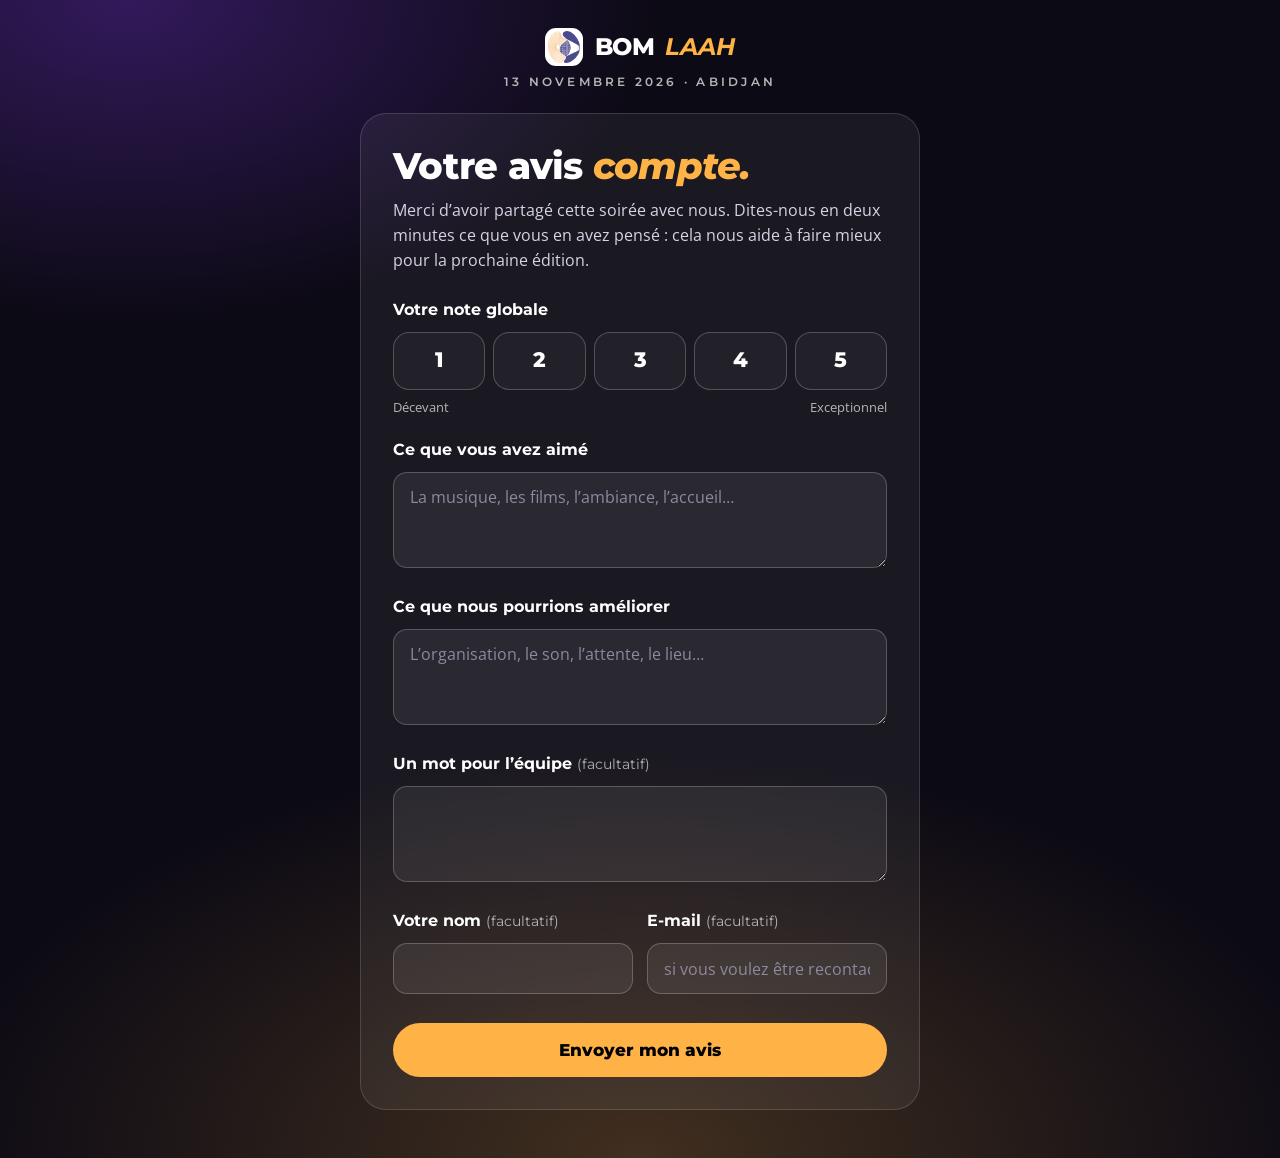
<file: avis/index.html>
<!DOCTYPE html>
<html lang="fr">
<head>
<meta charset="utf-8">
<meta name="viewport" content="width=device-width, initial-scale=1">
<meta name="robots" content="noindex">
<meta name="theme-color" content="#101018">
<title>Votre avis · BOMLAAH</title>
<link rel="icon" href="../favicon.ico" sizes="any">
<link rel="icon" type="image/png" sizes="32x32" href="../favicon-32.png">
<link rel="apple-touch-icon" href="../apple-touch-icon.png">
<link rel="preconnect" href="https://fonts.googleapis.com">
<link rel="preconnect" href="https://fonts.gstatic.com" crossorigin>
<link href="https://fonts.googleapis.com/css2?family=Montserrat:ital,wght@0,400;0,600;0,700;0,800;1,700&family=Open+Sans:wght@400;600&display=swap" rel="stylesheet">
<style>
:root{--noir:#000;--orange:#FFB347;--violet:#8B3DFF;--gris:#8F889E;--blanc:#fff;--sans:'Open Sans',system-ui,sans-serif;--disp:'Montserrat',system-ui,sans-serif}
*{box-sizing:border-box;margin:0;padding:0}
html{-webkit-text-size-adjust:100%}
body{min-height:100vh;min-height:100dvh;background:radial-gradient(80% 50% at 50% 100%,rgba(255,179,71,.22),transparent 70%),radial-gradient(60% 40% at 10% 0%,rgba(139,61,255,.3),transparent 70%),#0C0A14;color:#fff;font-family:var(--sans);line-height:1.55;display:flex;flex-direction:column;align-items:center;padding:28px 18px 48px}
a{color:inherit}
:focus-visible{outline:2px solid var(--orange);outline-offset:3px;border-radius:3px}
.marque{display:flex;align-items:center;gap:.7rem;font-family:var(--disp);font-weight:800;font-size:1.5rem;letter-spacing:-.02em;text-decoration:none;margin-bottom:6px}
.marque img{width:38px;height:38px;border-radius:11px;background:#fff;padding:3px;object-fit:contain}
.marque i{color:var(--orange);font-weight:700}
.sous{font-family:var(--disp);font-weight:600;font-size:.78rem;letter-spacing:.26em;text-transform:uppercase;color:#B5B5B5;margin-bottom:22px;text-align:center}
.carte{width:100%;max-width:560px;background:rgba(255,255,255,.06);border:1px solid rgba(255,255,255,.14);border-radius:26px;padding:clamp(1.3rem,4vw,2rem)}
h1{font-family:var(--disp);font-weight:800;font-size:clamp(1.7rem,6vw,2.3rem);line-height:1.1;letter-spacing:-.02em}
h1 em{font-style:italic;color:var(--orange)}
.intro{margin-top:.7rem;color:#D8D3E4}
fieldset{border:0;margin-top:1.6rem}
legend,label.t{font-family:var(--disp);font-weight:700;font-size:1rem;display:block;margin-bottom:.55rem}
.etoiles{display:flex;gap:.5rem;justify-content:space-between}
.etoiles label{flex:1;position:relative}
.etoiles input{position:absolute;opacity:0;inset:0;cursor:pointer}
.etoiles span{display:grid;place-items:center;height:58px;border-radius:16px;border:1px solid rgba(255,255,255,.22);background:rgba(255,255,255,.04);font-family:var(--disp);font-weight:800;font-size:1.3rem;transition:background .2s,transform .2s,border-color .2s}
.etoiles input:checked+span{background:var(--orange);color:#000;border-color:var(--orange);transform:translateY(-2px)}
.etoiles input:focus-visible+span{outline:2px solid #fff;outline-offset:2px}
.legende{display:flex;justify-content:space-between;font-size:.82rem;color:#B5B5B5;margin-top:.45rem}
.champ{margin-top:1.3rem}
textarea,input[type=text],input[type=email]{width:100%;font:400 1rem var(--sans);color:#fff;background:rgba(255,255,255,.07);border:1px solid rgba(255,255,255,.22);border-radius:14px;padding:.85rem 1rem;min-height:48px}
textarea{min-height:96px;resize:vertical}
::placeholder{color:#8F889E}
.deux{display:grid;grid-template-columns:1fr 1fr;gap:.9rem}
.opt{font-weight:400;opacity:.65;font-size:.85rem}
.btn{margin-top:1.8rem;width:100%;font:800 1.05rem var(--disp);min-height:54px;padding:.9rem 1.4rem;border-radius:999px;border:0;cursor:pointer;background:var(--orange);color:#000;transition:transform .2s}
.btn:active{transform:scale(.98)}
.btn[disabled]{opacity:.6;cursor:wait}
.err{margin-top:1rem;color:#FFB3A8;font-size:.95rem}
.merci{text-align:center;padding:1rem 0}
.merci svg{width:72px;height:72px;margin-bottom:.8rem}
.merci h1{margin-bottom:.6rem}
.piege{position:absolute;left:-9999px;width:1px;height:1px;overflow:hidden}
.retour{display:inline-block;margin-top:1.4rem;color:var(--orange);font-weight:700;text-decoration:none}
[hidden]{display:none!important}
@media (max-width:480px){.deux{grid-template-columns:1fr}}
</style>
</head>
<body>
<a class="marque" href="../"><img src="../logos/bomlaah-embleme.png" alt="" width="38" height="38">BOM<i>LAAH</i></a>
<p class="sous">13 novembre 2026 · Abidjan</p>

<main class="carte">
  <form id="f" novalidate>
    <h1>Votre avis <em>compte.</em></h1>
    <p class="intro">Merci d’avoir partagé cette soirée avec nous. Dites-nous en deux minutes ce que vous en avez pensé : cela nous aide à faire mieux pour la prochaine édition.</p>

    <fieldset>
      <legend>Votre note globale</legend>
      <div class="etoiles" role="radiogroup" aria-label="Note de 1 à 5">
        <label><input type="radio" name="note" value="1" required><span>1</span></label>
        <label><input type="radio" name="note" value="2"><span>2</span></label>
        <label><input type="radio" name="note" value="3"><span>3</span></label>
        <label><input type="radio" name="note" value="4"><span>4</span></label>
        <label><input type="radio" name="note" value="5"><span>5</span></label>
      </div>
      <div class="legende"><span>Décevant</span><span>Exceptionnel</span></div>
    </fieldset>

    <div class="champ"><label class="t" for="aime">Ce que vous avez aimé</label><textarea id="aime" name="aime" maxlength="1000" placeholder="La musique, les films, l’ambiance, l’accueil…"></textarea></div>
    <div class="champ"><label class="t" for="ameliorer">Ce que nous pourrions améliorer</label><textarea id="ameliorer" name="ameliorer" maxlength="1000" placeholder="L’organisation, le son, l’attente, le lieu…"></textarea></div>
    <div class="champ"><label class="t" for="message">Un mot pour l’équipe <span class="opt">(facultatif)</span></label><textarea id="message" name="message" maxlength="1000"></textarea></div>

    <div class="champ deux">
      <div><label class="t" for="nom">Votre nom <span class="opt">(facultatif)</span></label><input type="text" id="nom" name="nom" maxlength="120" autocomplete="name"></div>
      <div><label class="t" for="email">E-mail <span class="opt">(facultatif)</span></label><input type="email" id="email" name="email" maxlength="120" autocomplete="email" placeholder="si vous voulez être recontacté"></div>
    </div>

    <div class="piege" aria-hidden="true"><label>Ne pas remplir <input type="text" name="_gotcha" tabindex="-1" autocomplete="off"></label></div>
    <div class="err" id="err" role="alert" hidden></div>
    <button class="btn" id="envoi" type="submit">Envoyer mon avis</button>
  </form>

  <div class="merci" id="merci" hidden>
    <svg viewBox="0 0 64 64" fill="none" stroke="#FFB347" stroke-width="2.4" aria-hidden="true"><circle cx="32" cy="32" r="29"/><path d="M19 33l9 9 17-20" stroke-linecap="round" stroke-linejoin="round"/></svg>
    <h1>Merci <em>!</em></h1>
    <p class="intro">Votre avis est bien enregistré. À très bientôt pour la suite de BOMLAAH.</p>
    <a class="retour" href="../">Retour au site</a>
  </div>
</main>

<script src="../config.js"></script>
<script src="../lib/asym.js"></script>
<script>
(function () {
  var $ = function (id) { return document.getElementById(id); };
  var t0 = Date.now(), f = $('f'), err = $('err'), btn = $('envoi');
  function erreur(m) { err.textContent = m; err.hidden = false; }
  f.addEventListener('submit', function (e) {
    e.preventDefault(); err.hidden = true;
    var note = (f.querySelector('input[name=note]:checked') || {}).value;
    if (!note) { erreur('Choisissez une note de 1 à 5.'); return; }
    var api = window.ASYM_API || '';
    if (!api) { erreur('Le service d’avis n’est pas disponible pour le moment. Merci de réessayer plus tard.'); return; }
    var p = { a: 'avis', note: note, aime: f.aime.value, ameliorer: f.ameliorer.value, message: f.message.value, nom: f.nom.value, email: f.email.value, _gotcha: f._gotcha.value, delai: String(Date.now() - t0) };
    btn.disabled = true; btn.textContent = 'Envoi en cours…';
    ASYM.jsonp(api + '?' + new URLSearchParams(p).toString(), function (r) {
      btn.disabled = false; btn.textContent = 'Envoyer mon avis';
      if (r && r.ok) { f.hidden = true; $('merci').hidden = false; window.scrollTo(0, 0); return; }
      erreur(r && r.erreur === 'trop_de_demandes' ? 'Beaucoup de personnes répondent en même temps. Patientez une minute puis réessayez.' : 'Votre avis n’a pas pu être envoyé. Vérifiez votre connexion puis réessayez.');
    }, function () {
      btn.disabled = false; btn.textContent = 'Envoyer mon avis';
      erreur('Votre avis n’a pas pu être envoyé. Vérifiez votre connexion puis réessayez.');
    });
  });
})();
</script>
</body>
</html>
</file>
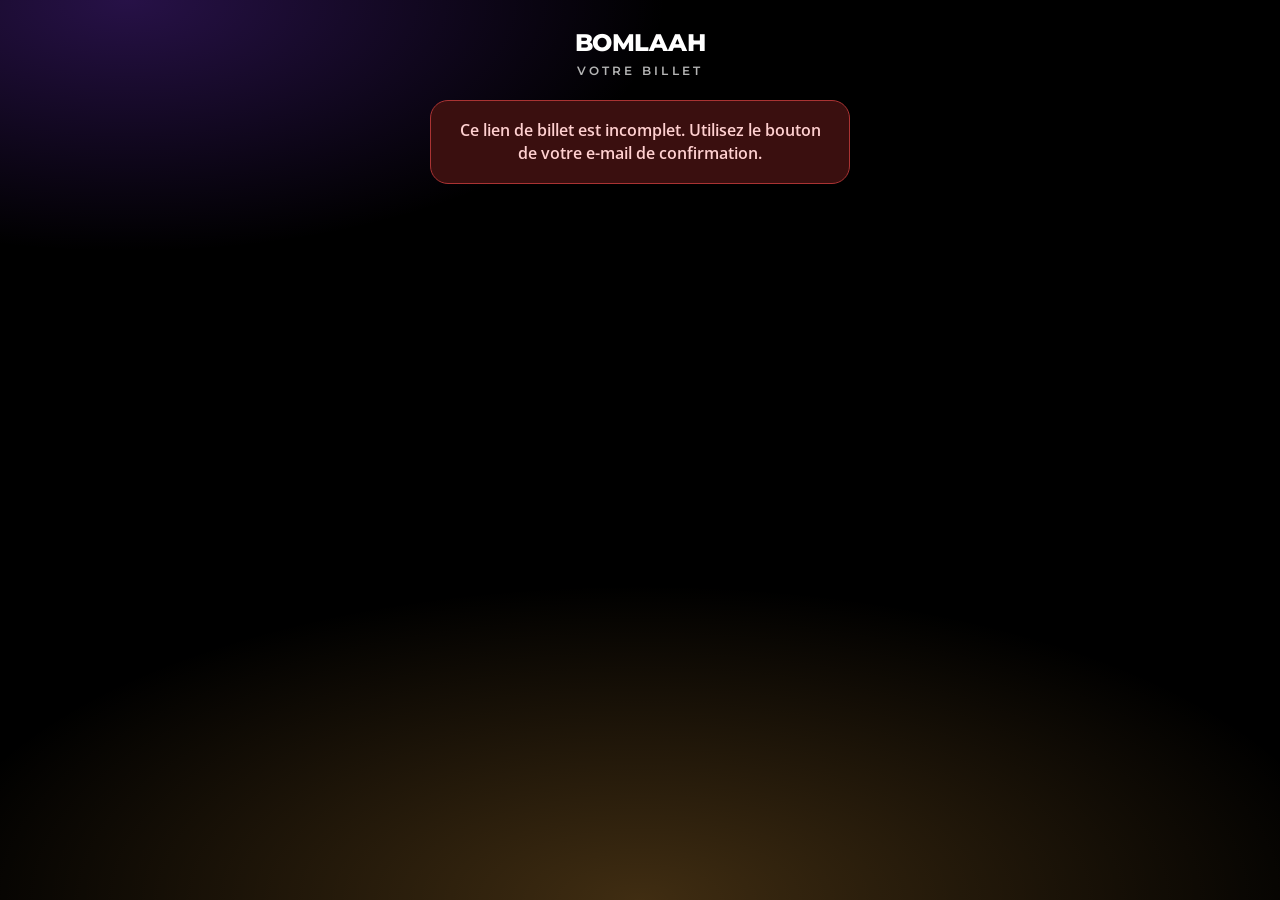
<file: billet/index.html>
<!DOCTYPE html>
<html lang="fr">
<head>
<meta charset="utf-8">
<meta name="viewport" content="width=device-width, initial-scale=1">
<meta name="robots" content="noindex">
<meta name="theme-color" content="#101018">
<title>Mon billet · BOMLAAH</title>
<link rel="icon" href="../favicon.ico" sizes="any">
<link rel="icon" type="image/png" sizes="32x32" href="../favicon-32.png">
<link rel="apple-touch-icon" href="../apple-touch-icon.png">
<link rel="preconnect" href="https://fonts.googleapis.com">
<link rel="preconnect" href="https://fonts.gstatic.com" crossorigin>
<link href="https://fonts.googleapis.com/css2?family=Montserrat:ital,wght@0,400;0,600;0,700;0,800;1,700&family=Open+Sans:wght@400;600&display=swap" rel="stylesheet">
<style>
:root{--noir:#000;--orange:#FFB347;--violet:#8B3DFF;--gris:#8F889E;--blanc:#fff;--sans:'Open Sans',system-ui,sans-serif;--disp:'Montserrat',system-ui,sans-serif}
*{box-sizing:border-box;margin:0;padding:0}
html{-webkit-text-size-adjust:100%}
body{min-height:100vh;min-height:100dvh;background:radial-gradient(80% 50% at 50% 100%,rgba(255,179,71,.25),transparent 70%),radial-gradient(60% 40% at 10% 0%,rgba(139,61,255,.28),transparent 70%),var(--noir);color:var(--blanc);font-family:var(--sans);display:flex;flex-direction:column;align-items:center;padding:28px 18px 40px}
a{color:inherit}
:focus-visible{outline:2px solid var(--orange);outline-offset:3px;border-radius:3px}
.marque{font-family:var(--disp);font-weight:800;font-size:1.5rem;letter-spacing:-.02em;text-decoration:none;margin-bottom:6px}
.marque i{color:var(--orange);font-weight:700}
.sous{font-family:var(--disp);font-weight:600;font-size:.78rem;letter-spacing:.26em;text-transform:uppercase;color:#B5B5B5;margin-bottom:22px}
.billet{width:100%;max-width:420px;background:#fff;color:#000;border-radius:28px;padding:22px 22px 26px;text-align:center;box-shadow:0 30px 80px rgba(0,0,0,.65)}
.billet canvas,.billet img{display:block;width:100%;height:auto;border-radius:14px}
.code{font-family:'Courier New',monospace;font-weight:700;font-size:2rem;letter-spacing:.08em;color:#000;margin-top:16px}
.nom{font-family:var(--disp);font-weight:800;font-size:1.25rem;margin-top:6px}
.infos{margin-top:4px;font-size:.98rem;color:#444;line-height:1.5}
.avis{width:100%;max-width:420px;border-radius:18px;padding:18px 20px;margin-bottom:16px;font-weight:600;text-align:center;line-height:1.45}
.avis.rouge{background:#3a0f0f;border:1px solid #a33;color:#ffd0d0}
.avis.orange{background:#2b1b00;border:1px solid #FFB347;color:#ffe2a8}
.actions{display:flex;gap:12px;flex-wrap:wrap;justify-content:center;margin-top:22px;width:100%;max-width:420px}
.btn{font:700 1rem var(--disp);display:inline-flex;align-items:center;justify-content:center;min-height:48px;padding:.8rem 1.4rem;border-radius:999px;border:0;cursor:pointer;text-decoration:none;touch-action:manipulation}
.btn-or{background:var(--orange);color:#000}
.btn-ghost{background:transparent;color:#fff;border:1px solid rgba(255,255,255,.4)}
.btn:active{transform:scale(.97)}
.note{margin-top:18px;max-width:420px;text-align:center;font-size:.9rem;color:#B5B5B5;line-height:1.55}
[hidden]{display:none!important}
</style>
</head>
<body>
<a class="marque" href="../">BOMLAAH</a>
<div class="sous">Votre billet</div>

<div id="avis" class="avis" hidden></div>

<main class="billet" id="billet" hidden>
  <div id="qr" role="img" aria-label="QR code de votre billet"></div>
  <div class="code" id="code"></div>
  <div class="nom" id="nom"></div>
  <div class="infos" id="infos"></div>
</main>

<div class="actions" id="actions" hidden>
  <button class="btn btn-or" id="enregistrer" type="button">Enregistrer mon billet</button>
  <a class="btn btn-ghost" href="../">Retour au site</a>
</div>
<p class="note" id="note" hidden>Présentez ce QR code à l'entrée, sur votre téléphone ou imprimé. Augmentez la luminosité de l'écran si le scan hésite.</p>

<script src="../config.js"></script>
<script src="../lib/qrcode.js"></script>
<script src="../lib/asym.js"></script>
<script>
(function () {
  var $ = function (id) { return document.getElementById(id); };
  var code = (new URLSearchParams(location.search).get('c') || '').trim().toUpperCase();
  var avis = $('avis');
  function dire(texte, classe) { avis.textContent = texte; avis.className = 'avis ' + classe; avis.hidden = false; }
  function montrer(lignes, nom) {
    $('qr').appendChild(ASYM.qrCanvas(code, 700));
    $('code').textContent = code;
    if (nom) $('nom').textContent = nom;
    $('infos').innerHTML = lignes.map(function (l) { return '<div>' + l.replace(/&/g, '&amp;').replace(/</g, '&lt;') + '</div>'; }).join('');
    $('billet').hidden = false; $('actions').hidden = false; $('note').hidden = false;
    $('enregistrer').onclick = function () {
      ASYM.telecharger(ASYM.billetPng(code, [nom || '', lignes[0] || '', lignes[1] || ''].filter(Boolean)), 'billet-' + code + '.png');
    };
  }
  if (!/^(CC|MC)-[A-Z0-9]{6}$/.test(code)) { dire('Ce lien de billet est incomplet. Utilisez le bouton de votre e-mail de confirmation.', 'rouge'); return; }
  var api = window.ASYM_API || '';
  var secours = function () { dire('Impossible de vérifier votre réservation pour le moment (connexion). Votre QR code reste valable : présentez-le à l\'entrée.', 'orange'); montrer([], ''); };
  if (!api) { secours(); return; }
  ASYM.jsonp(api + '?a=billet&code=' + encodeURIComponent(code), function (r) {
    if (!r || !r.ok) { dire('Billet introuvable. Vérifiez le lien reçu par e-mail.', 'rouge'); return; }
    if (r.statut === 'Annulé') { dire('Cette réservation a été annulée.', 'rouge'); return; }
    if (r.statut === 'Refusé') { dire('Votre candidature n\'a pas été retenue pour cette masterclass. Le motif vous a été envoyé par e-mail.', 'rouge'); return; }
    if (r.statut === 'Candidature') { dire('Votre candidature aux masterclass est en cours d\'étude. Vous recevrez une réponse par e-mail, avec votre billet QR si elle est retenue.', 'orange'); return; }
    var lignes = [r.date + (r.horaires ? ' · ' + r.horaires : ''), r.lieu];
    if (r.places) lignes.unshift(r.places + ' place' + (r.places > 1 ? 's' : ''));
    montrer(lignes.length > 2 ? [lignes[0] + ' · ' + lignes[1], lignes[2]] : lignes, r.prenom + ' ' + r.nom);
  }, secours);
})();
</script>
</body>
</html>
</file>
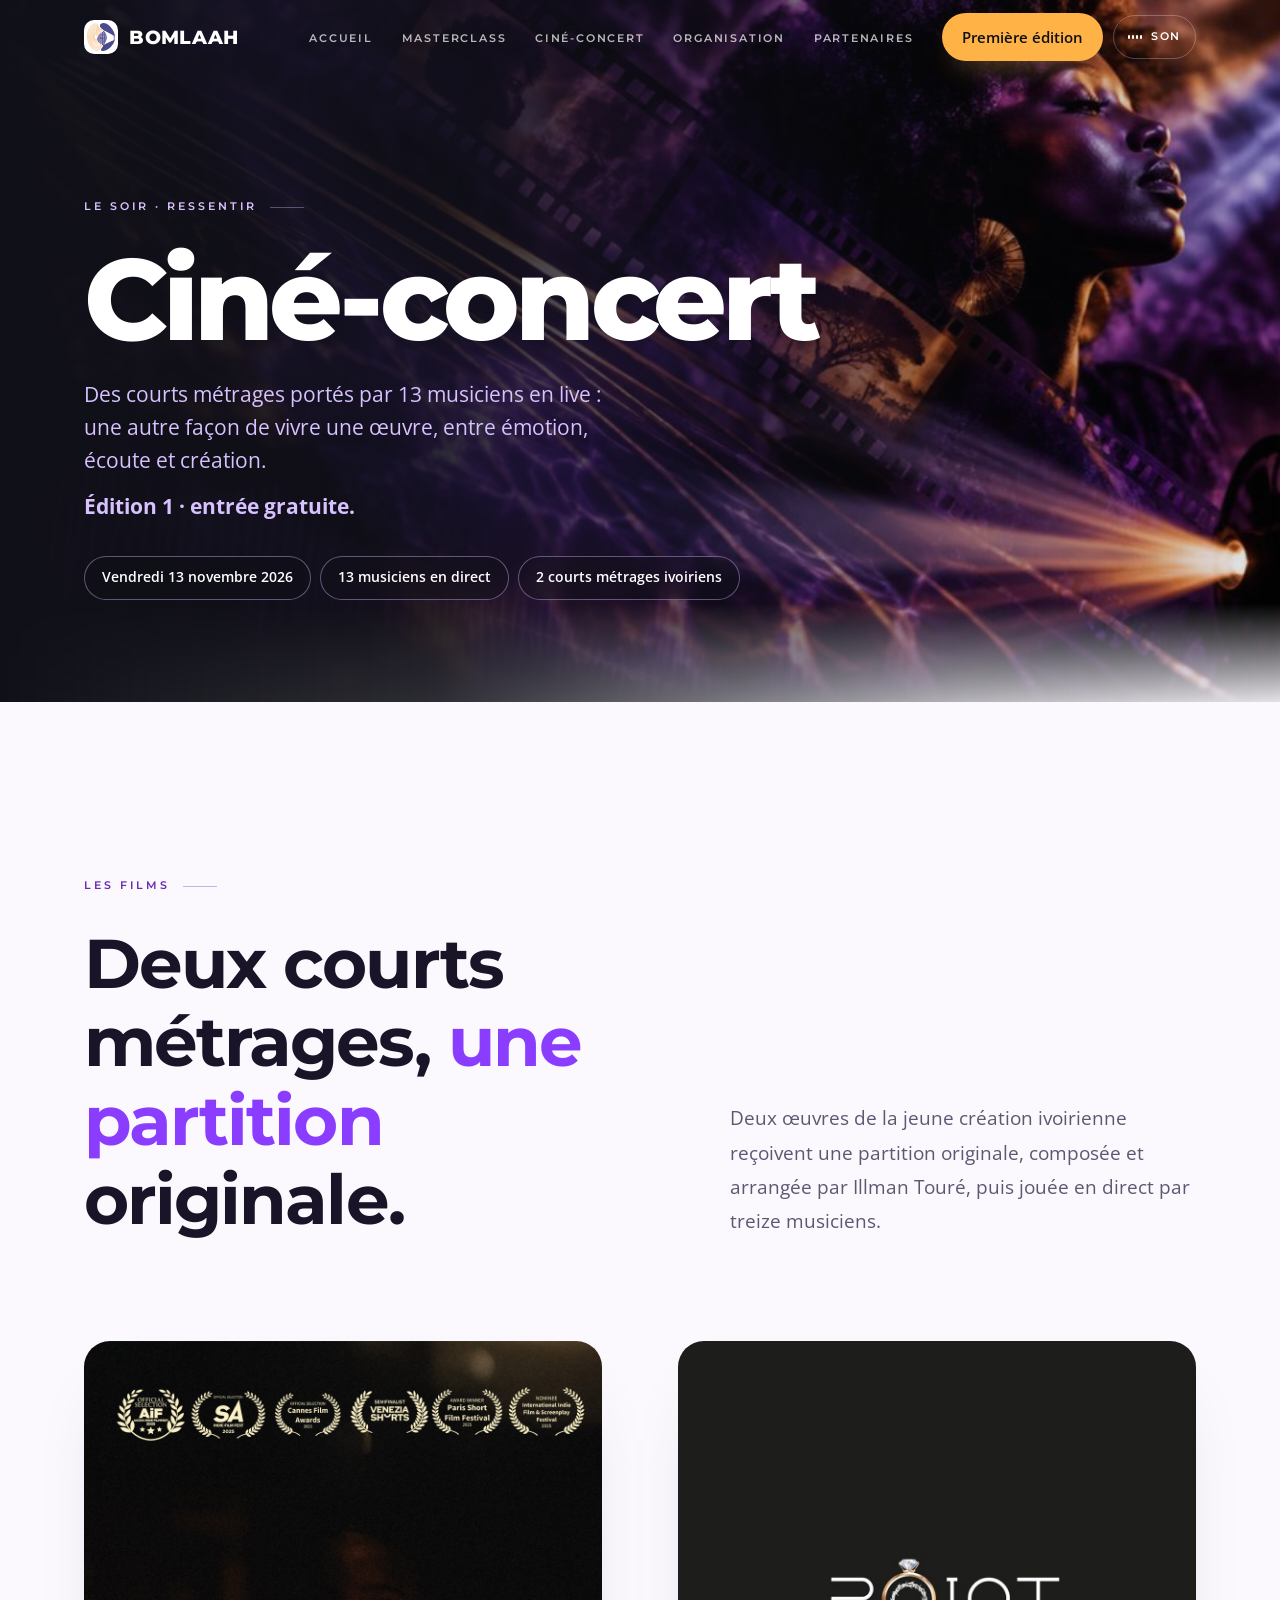
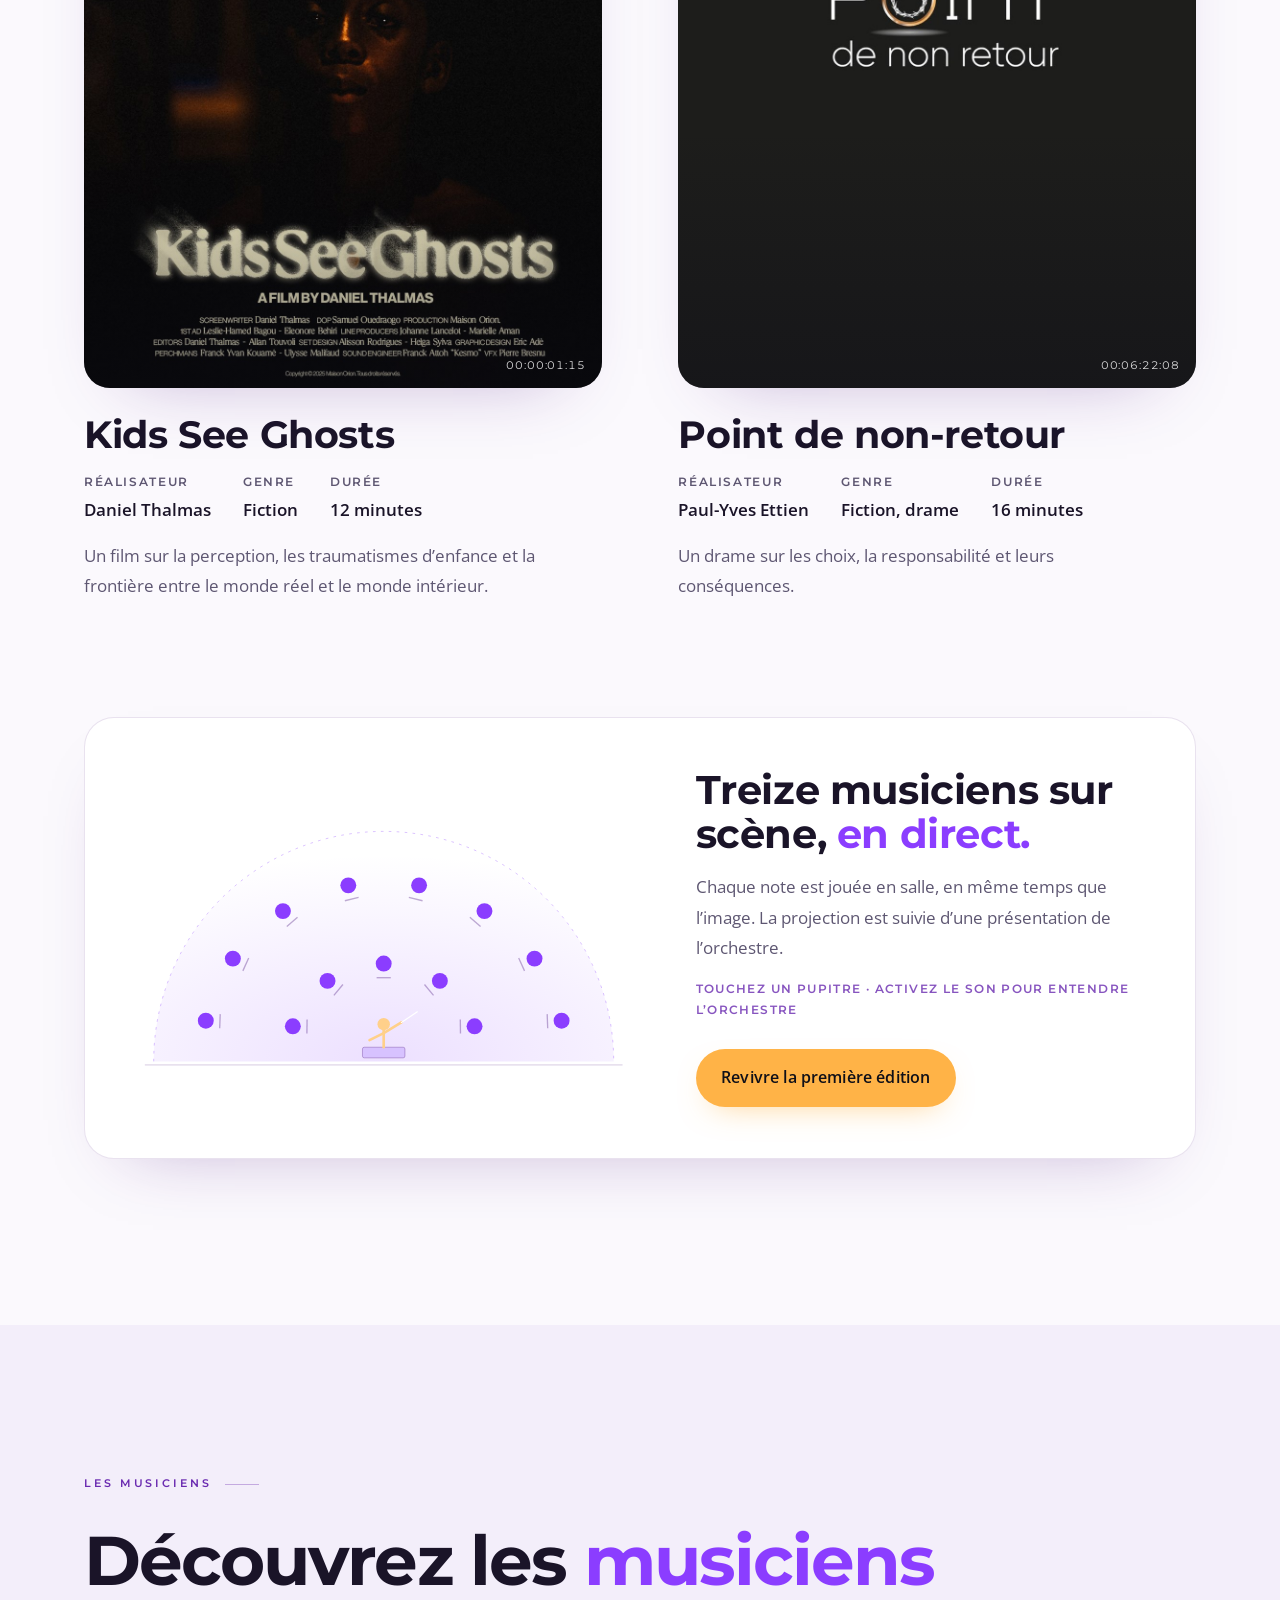
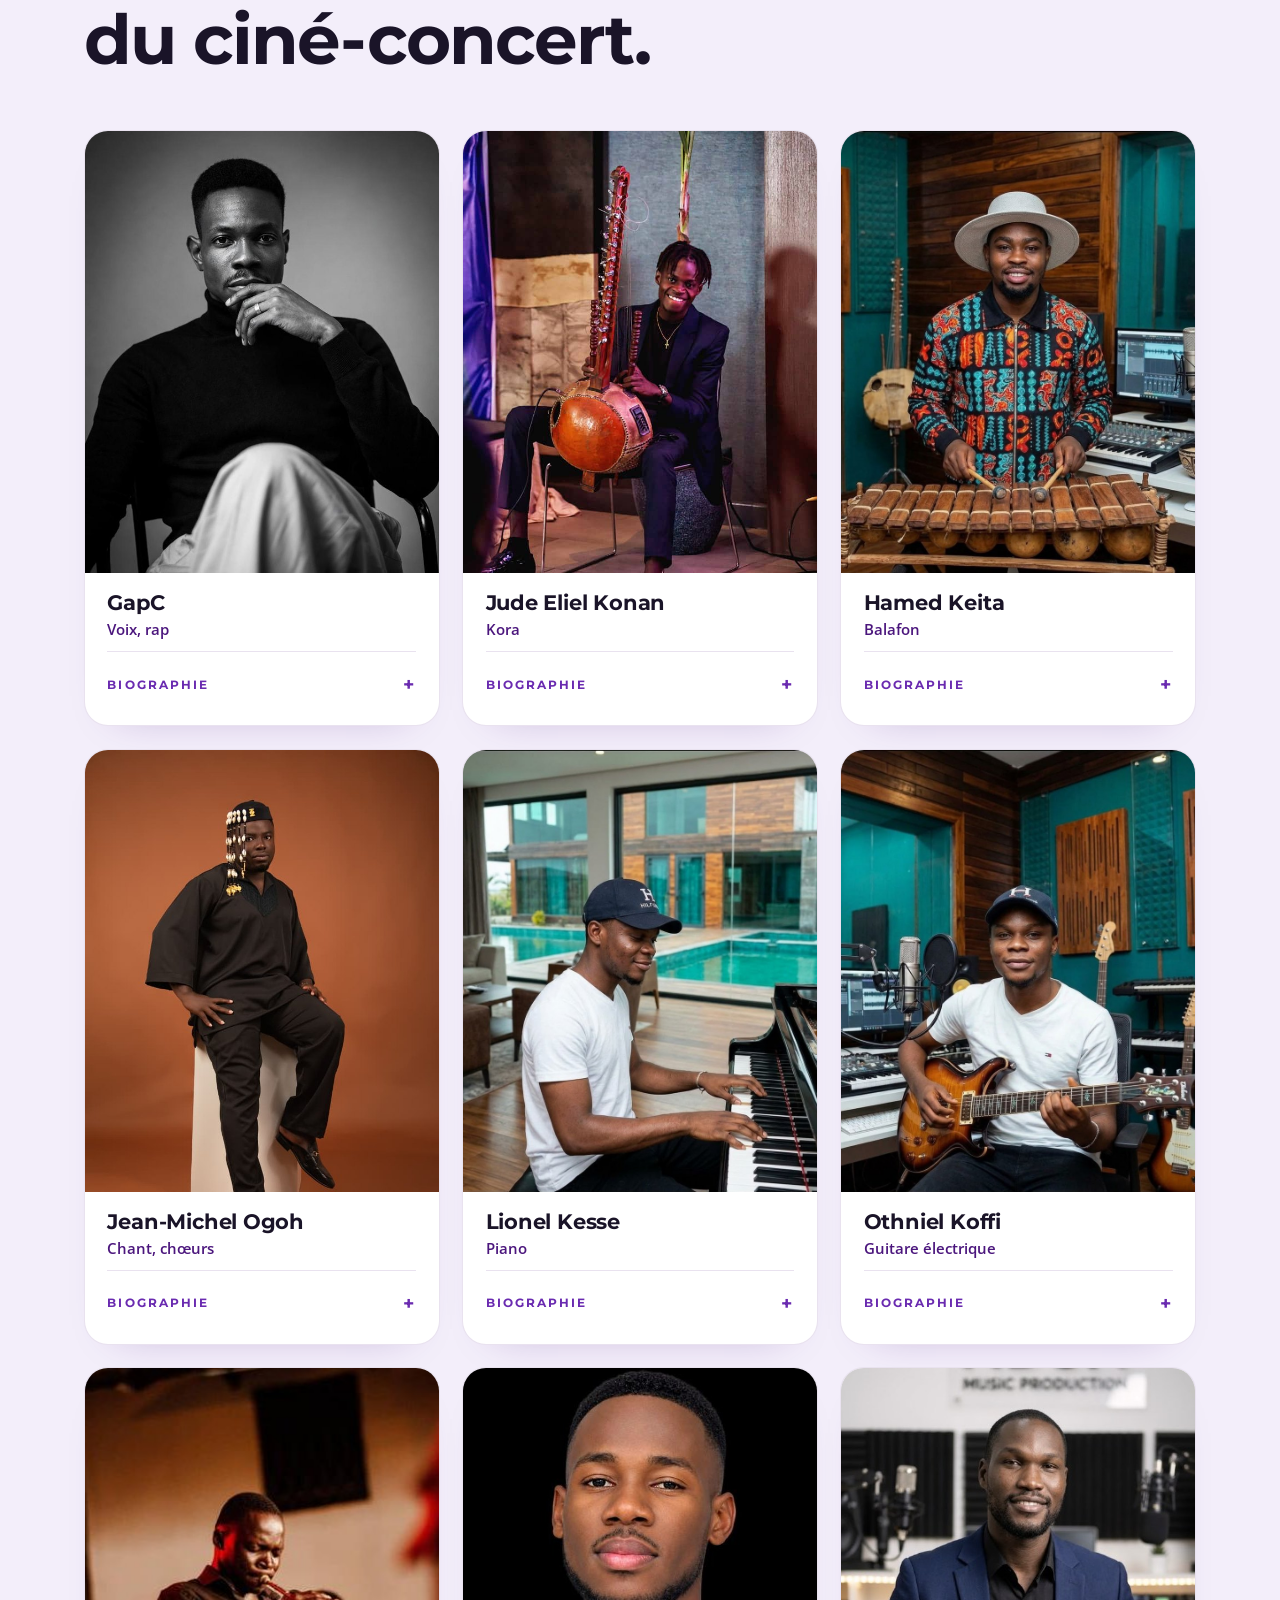
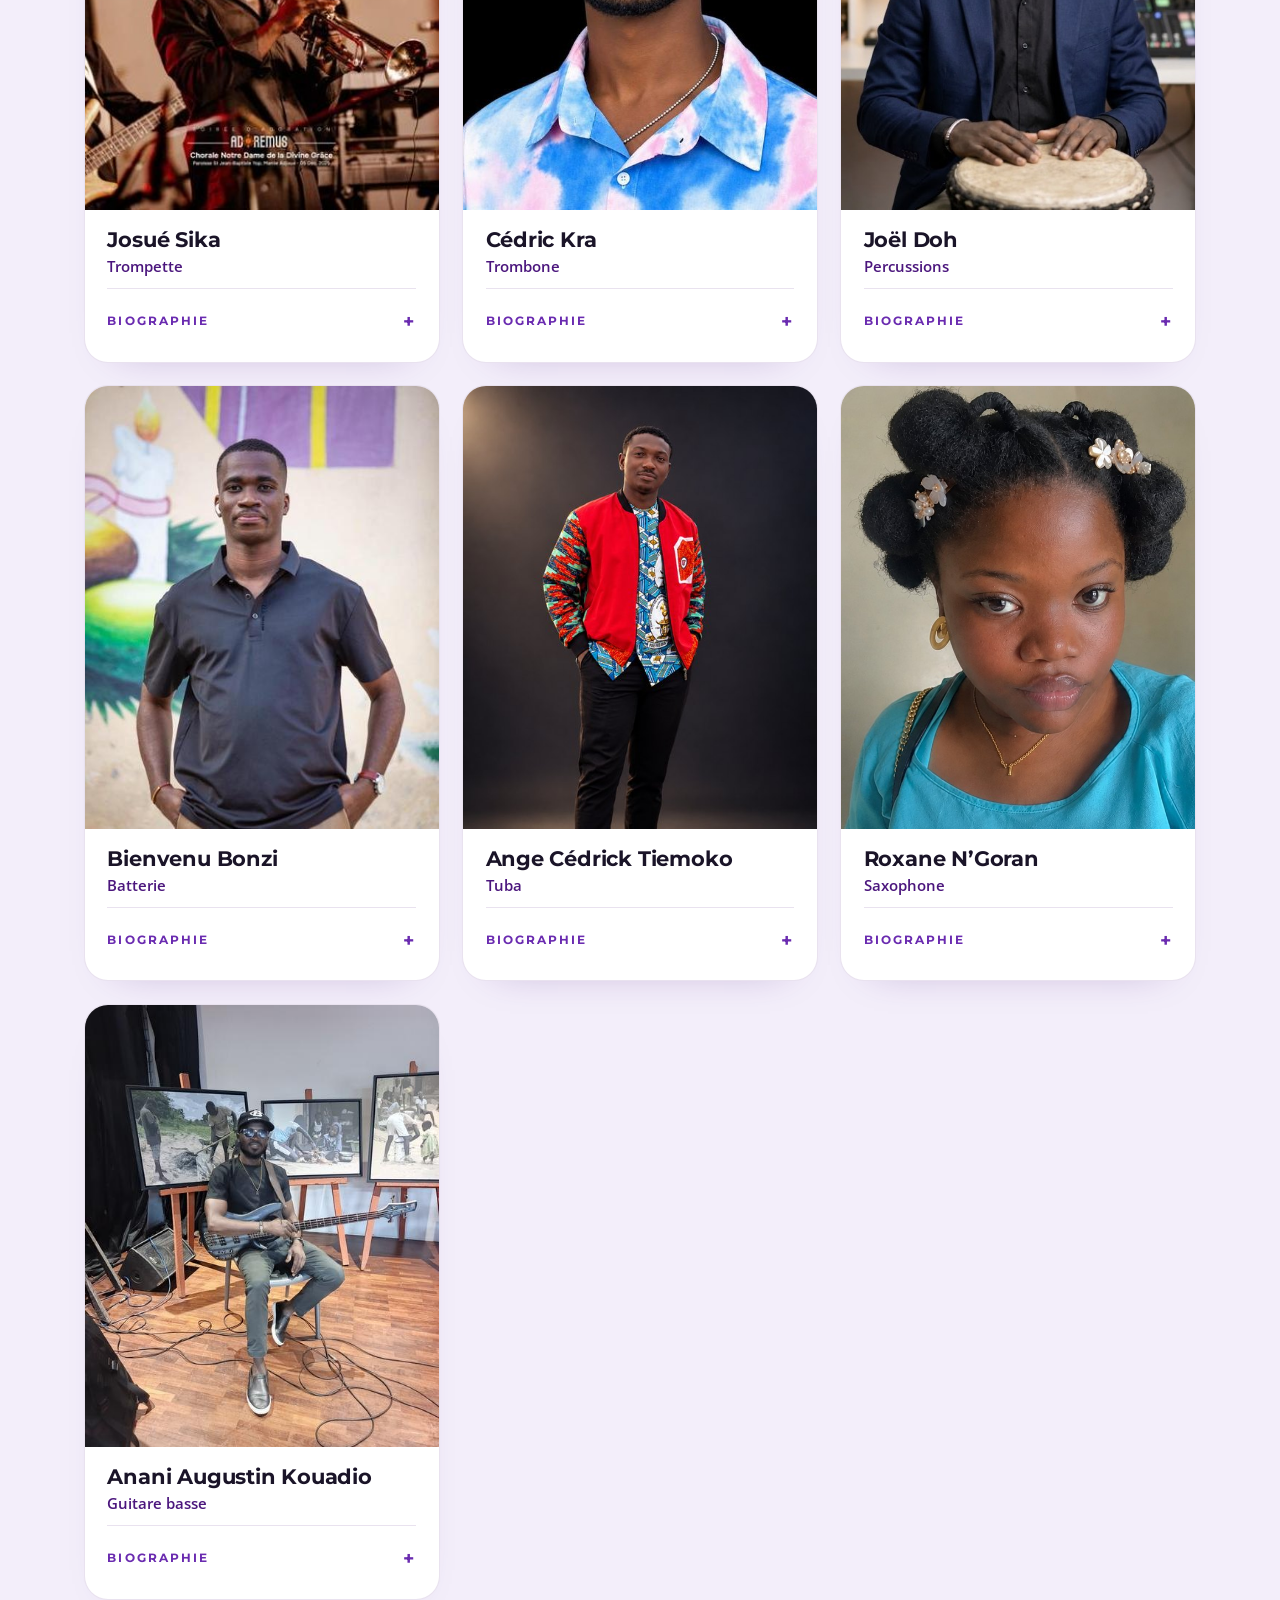
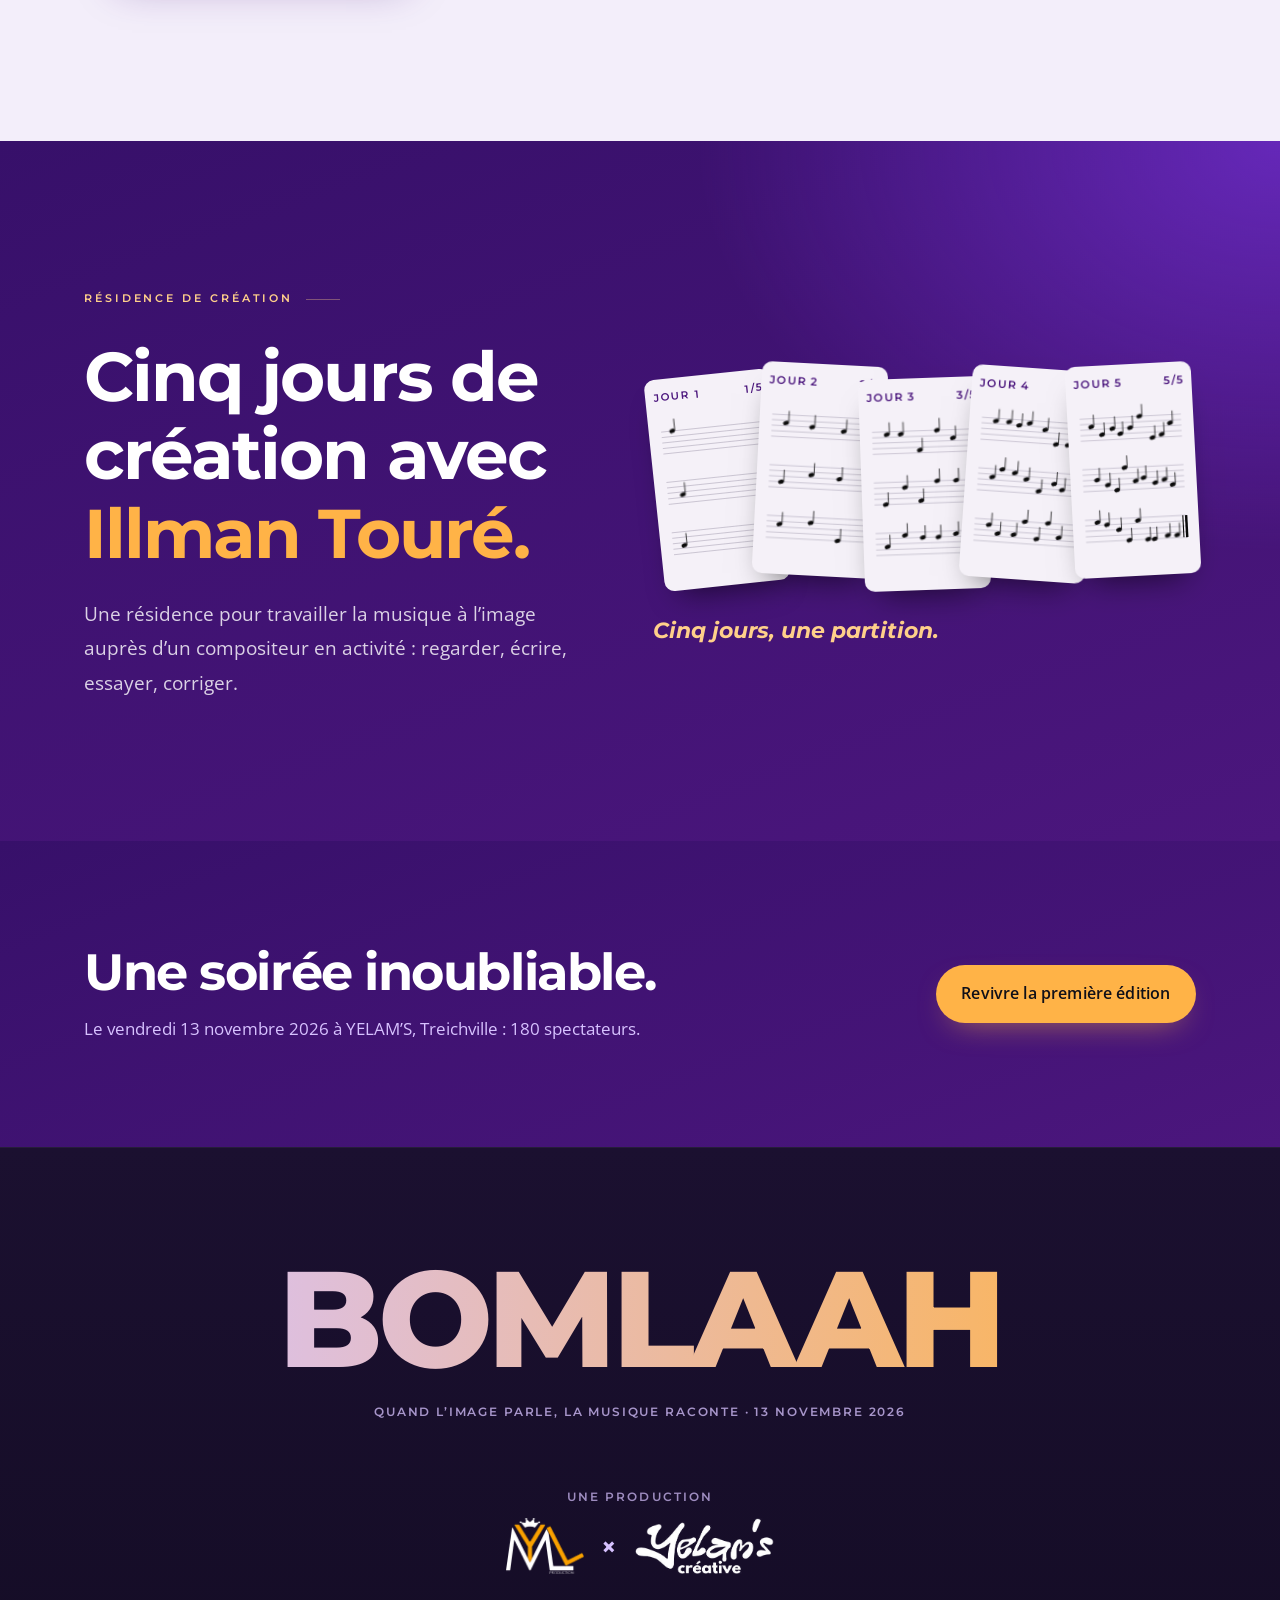
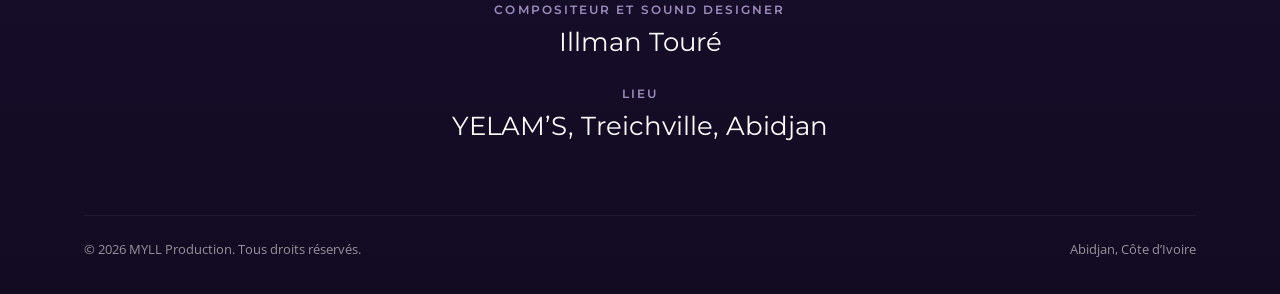
<file: cineconcert/index.html>
<!DOCTYPE html>
<html lang="fr">
<head>
<meta charset="utf-8">
<meta name="viewport" content="width=device-width, initial-scale=1">
<title>Ciné-concert · BOMLAAH</title>
<meta name="description" content="Le soir du 13 novembre 2026 à YELAM’S, Treichville : deux courts métrages ivoiriens portés par 13 musiciens en live.">
<meta name="robots" content="index, follow, max-image-preview:large">
<link rel="canonical" href="https://bomlaah.com/cineconcert/">
<meta name="theme-color" content="#101018">
<meta property="og:type" content="website">
<meta property="og:locale" content="fr_CI">
<meta property="og:site_name" content="BOMLAAH">
<meta property="og:url" content="https://bomlaah.com/cineconcert/">
<meta property="og:title" content="Ciné-concert BOMLAAH">
<meta property="og:description" content="Le soir du 13 novembre 2026 à YELAM’S, Treichville : deux courts métrages ivoiriens portés par 13 musiciens en live.">
<meta property="og:image" content="https://bomlaah.com/og-image.png">
<meta property="og:image:width" content="1200">
<meta property="og:image:height" content="630">
<meta name="twitter:card" content="summary_large_image">
<meta name="twitter:title" content="Ciné-concert BOMLAAH">
<meta name="twitter:description" content="Le soir du 13 novembre 2026 à YELAM’S, Treichville : deux courts métrages ivoiriens portés par 13 musiciens en live.">
<meta name="twitter:image" content="https://bomlaah.com/og-image.png">
<link rel="icon" href="../favicon.ico" sizes="any">
<link rel="icon" type="image/png" sizes="32x32" href="../favicon-32.png">
<link rel="icon" type="image/png" sizes="192x192" href="../favicon-192.png">
<link rel="apple-touch-icon" href="../apple-touch-icon.png">
<link rel="manifest" href="../site.webmanifest">
<link rel="preconnect" href="https://fonts.googleapis.com">
<link rel="preconnect" href="https://fonts.gstatic.com" crossorigin>
<link href="https://fonts.googleapis.com/css2?family=Montserrat:ital,wght@0,400;0,500;0,600;0,700;0,800;1,400;1,500;1,600;1,700&family=Open+Sans:ital,wght@0,400;0,500;0,600;0,700;1,400&display=swap" rel="stylesheet">
<link rel="stylesheet" href="../assets/site.css">
<noscript><style>.rv{opacity:1;transform:none}</style></noscript>
<script type="application/ld+json">
{"@context":"https://schema.org","@type":"Event","name":"BOMLAAH · Ciné-concert","description":"Deux courts métrages ivoiriens, Kids See Ghosts et Point de non-retour, portés par une partition originale d’Illman Touré jouée en direct par treize musiciens. Entrée gratuite sur réservation.","startDate":"2026-11-13T19:00:00+00:00","endDate":"2026-11-13T22:00:00+00:00","eventStatus":"https://schema.org/EventScheduled","eventAttendanceMode":"https://schema.org/OfflineEventAttendanceMode","isAccessibleForFree":true,"inLanguage":"fr","location":{"@type":"Place","name":"YELAM’S","address":{"@type":"PostalAddress","streetAddress":"Treichville","addressLocality":"Abidjan","addressCountry":"CI"}},"image":["https://bomlaah.com/og-image.png"],"organizer":{"@type":"Organization","name":"MYLL Production","url":"https://bomlaah.com/","logo":"https://bomlaah.com/logos/bomlaah-embleme.png"},"url":"https://bomlaah.com/cineconcert/","doorTime":"2026-11-13T18:00:00+00:00"}
</script>
<script type="application/ld+json">
{"@context":"https://schema.org","@type":"BreadcrumbList","itemListElement":[{"@type":"ListItem","position":1,"name":"BOMLAAH","item":"https://bomlaah.com/"},{"@type":"ListItem","position":2,"name":"Ciné-concert","item":"https://bomlaah.com/cineconcert/"}]}
</script>
</head>
<body>
<a class="skip" href="#top">Aller au contenu</a>
<header class="nav" id="nav">
  <div class="wrap nav-in">
    <a class="brand" href="../" aria-label="BOMLAAH, accueil">
      <img class="brand-logo" src="../logos/bomlaah-embleme.png" alt="" width="34" height="34">
      <span>BOMLAAH</span>
    </a>
    <div class="nav-r">
      <ul class="links" id="links">
        <li><a href="../">Accueil</a></li>
        <li><a href="../masterclass/">Masterclass</a></li>
        <li><a href="../cineconcert/" aria-current="page">Ciné-concert</a></li>
        <li><a href="../#organisation">Organisation</a></li>
        <li><a href="../#partenaires">Partenaires</a></li>
        <li><a class="btn btn-or" href="../edition-1/">Première édition</a></li>
      </ul>
      <button class="snd" id="snd" aria-pressed="false" aria-label="Activer le son">
        <span class="eqi" aria-hidden="true"><i></i><i></i><i></i><i></i></span><span class="snd-l">Son</span>
      </button>
      <button class="burger" id="burger" aria-label="Ouvrir le menu" aria-expanded="false" aria-controls="links"><i></i><i></i><i></i></button>
    </div>
  </div>
</header>

<main id="top">
<header class="phead phead-c" style="--ph-img:url(../img/univers-2.jpg)">
  <div class="wrap">
    <div class="cue">Le soir · Ressentir</div>
    <h1>Ciné-concert</h1>
    <p class="lead">Des courts métrages portés par 13 musiciens en live : une autre façon de vivre une œuvre, entre émotion, écoute et création.</p>
    <p class="lead" style="margin-top:.8rem"><b>Édition 1 · entrée gratuite.</b></p>
    <ul class="chips"><li>Vendredi 13 novembre 2026</li><li>13 musiciens en direct</li><li>2 courts métrages ivoiriens</li></ul>
  </div>
</header>

<section class="cine" id="films">
  <div class="wrap">
    <div class="cine-head">
      <div>
        <div class="cue rv">Les films</div>
        <h2 class="rv d1">Deux courts métrages, <em>une partition</em> originale.</h2>
      </div>
      <p class="lead rv d2">Deux œuvres de la jeune création ivoirienne reçoivent une partition originale, composée et arrangée par Illman Touré, puis jouée en direct par treize musiciens.</p>
    </div>

    <div class="films">
      <article class="film rv">
        <figure class="cover affiche"><img src="../img/affiche-kids-see-ghosts.jpg" alt="Affiche du film Kids See Ghosts, un film de Daniel Thalmas" width="1080" height="1350" loading="lazy"><span class="ftc" data-ftc="0">00:00:00:00</span></figure>
        <h3>Kids See Ghosts</h3>
        <dl><div><dt>Réalisateur</dt><dd>Daniel Thalmas</dd></div><div><dt>Genre</dt><dd>Fiction</dd></div><div><dt>Durée</dt><dd>12 minutes</dd></div></dl>
        <p>Un film sur la perception, les traumatismes d’enfance et la frontière entre le monde réel et le monde intérieur.</p>
      </article>
      <article class="film rv d1">
        <figure class="cover affiche"><img src="../img/affiche-point-de-non-retour.jpg" alt="Affiche du film Point de non-retour" width="1080" height="1350" loading="lazy"><span class="ftc" data-ftc="1">00:00:00:00</span></figure>
        <h3>Point de non-retour</h3>
        <dl><div><dt>Réalisateur</dt><dd>Paul-Yves Ettien</dd></div><div><dt>Genre</dt><dd>Fiction, drame</dd></div><div><dt>Durée</dt><dd>16 minutes</dd></div></dl>
        <p>Un drame sur les choix, la responsabilité et leurs conséquences.</p>
      </article>
    </div>

    <div class="orch rv">
      <svg class="stagesvg" viewBox="0 0 560 320" id="stage" role="group" aria-label="Plan de scène : treize musiciens autour du chef"></svg>
      <div>
        <h3>Treize musiciens sur scène, <em>en direct.</em></h3>
        <p>Chaque note est jouée en salle, en même temps que l’image. La projection est suivie d’une présentation de l’orchestre.</p>
        <span class="hint">Touchez un pupitre · activez le son pour entendre l’orchestre</span>
        <a class="btn btn-or" href="../edition-1/">Revivre la première édition</a>
      </div>
    </div>
  </div>
</section>

<section class="int" id="musiciens">
  <div class="wrap">
    <div class="cue rv">Les musiciens</div>
    <h2 class="rv d1">Découvrez les <em>musiciens</em> du ciné-concert.</h2>
    <p class="lead rv d2" id="mus-bientot">Treize musiciens joueront la partition en direct. Leurs portraits et leurs biographies arrivent très bientôt.</p>
    <div class="team" id="musiciens-liste"></div>
  </div>
</section>

<section class="res" id="residence">
  <div class="wrap res-g">
    <div>
      <div class="cue rv">Résidence de création</div>
      <h2 class="rv d1">Cinq jours de création avec <em>Illman Touré.</em></h2>
      <p class="lead rv d2">Une résidence pour travailler la musique à l’image auprès d’un compositeur en activité : regarder, écrire, essayer, corriger.</p>
    </div>
    <div>
      <div class="pages" id="pages" aria-hidden="true"></div>
      <p class="days-cap">Cinq jours, une partition.</p>
    </div>
  </div>
</section>

<section class="cta-band">
  <div class="wrap cta-in">
    <div>
      <h2 class="rv">Une soirée inoubliable.</h2>
      <p class="rv d1">Le vendredi 13 novembre 2026 à YELAM’S, Treichville : 180 spectateurs.</p>
    </div>
    <a class="btn btn-or rv d2" href="../edition-1/">Revivre la première édition</a>
  </div>
</section>

</main>

<footer>
  <div class="wrap">
    <p class="fin">BOMLAAH</p>
    <p class="fin-sub">Quand l’image parle, la musique raconte · 13 novembre 2026</p>
    <dl class="credits">
      <div><dt>Une production</dt><dd class="cr-logo"><img src="../logos/myll-production-blanc.png" alt="MYLL Production" width="110" height="80" loading="lazy"><span class="x" aria-hidden="true">×</span><img src="../logos/yelams-blanc.png" alt="YELAM’S Créative" width="188" height="76" loading="lazy"></dd></div>
      <div><dt>Compositeur et sound designer</dt><dd>Illman Touré</dd></div>
      <div><dt>Lieu</dt><dd>YELAM’S, Treichville, Abidjan</dd></div>
    </dl>
    <div class="legal"><span>© 2026 MYLL Production. Tous droits réservés.</span><span>Abidjan, Côte d’Ivoire</span></div>
  </div>
</footer>

<script src="../config.js"></script>
<script src="../assets/data.js"></script>
<script src="../assets/core.js"></script>
<script src="../assets/musiciens.js"></script>
<script src="../assets/cine.js"></script>
</body>
</html>
</file>
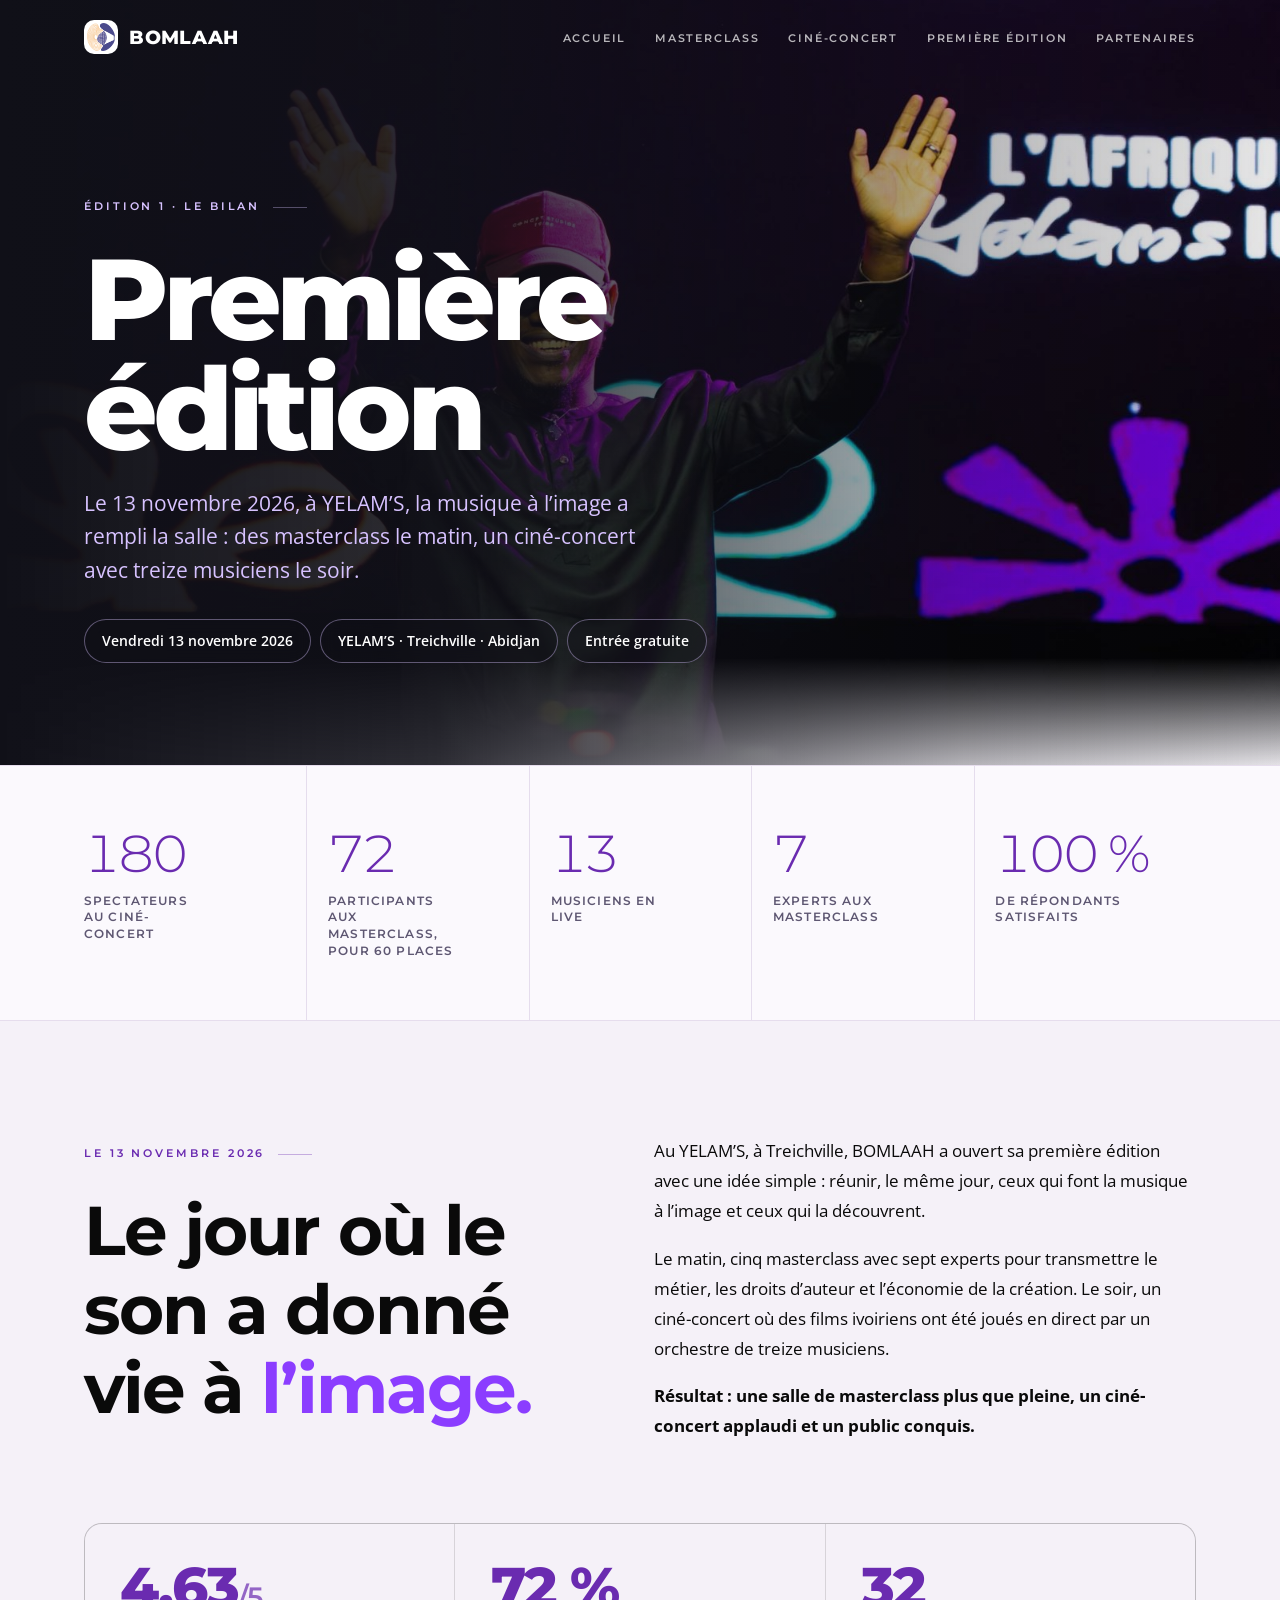
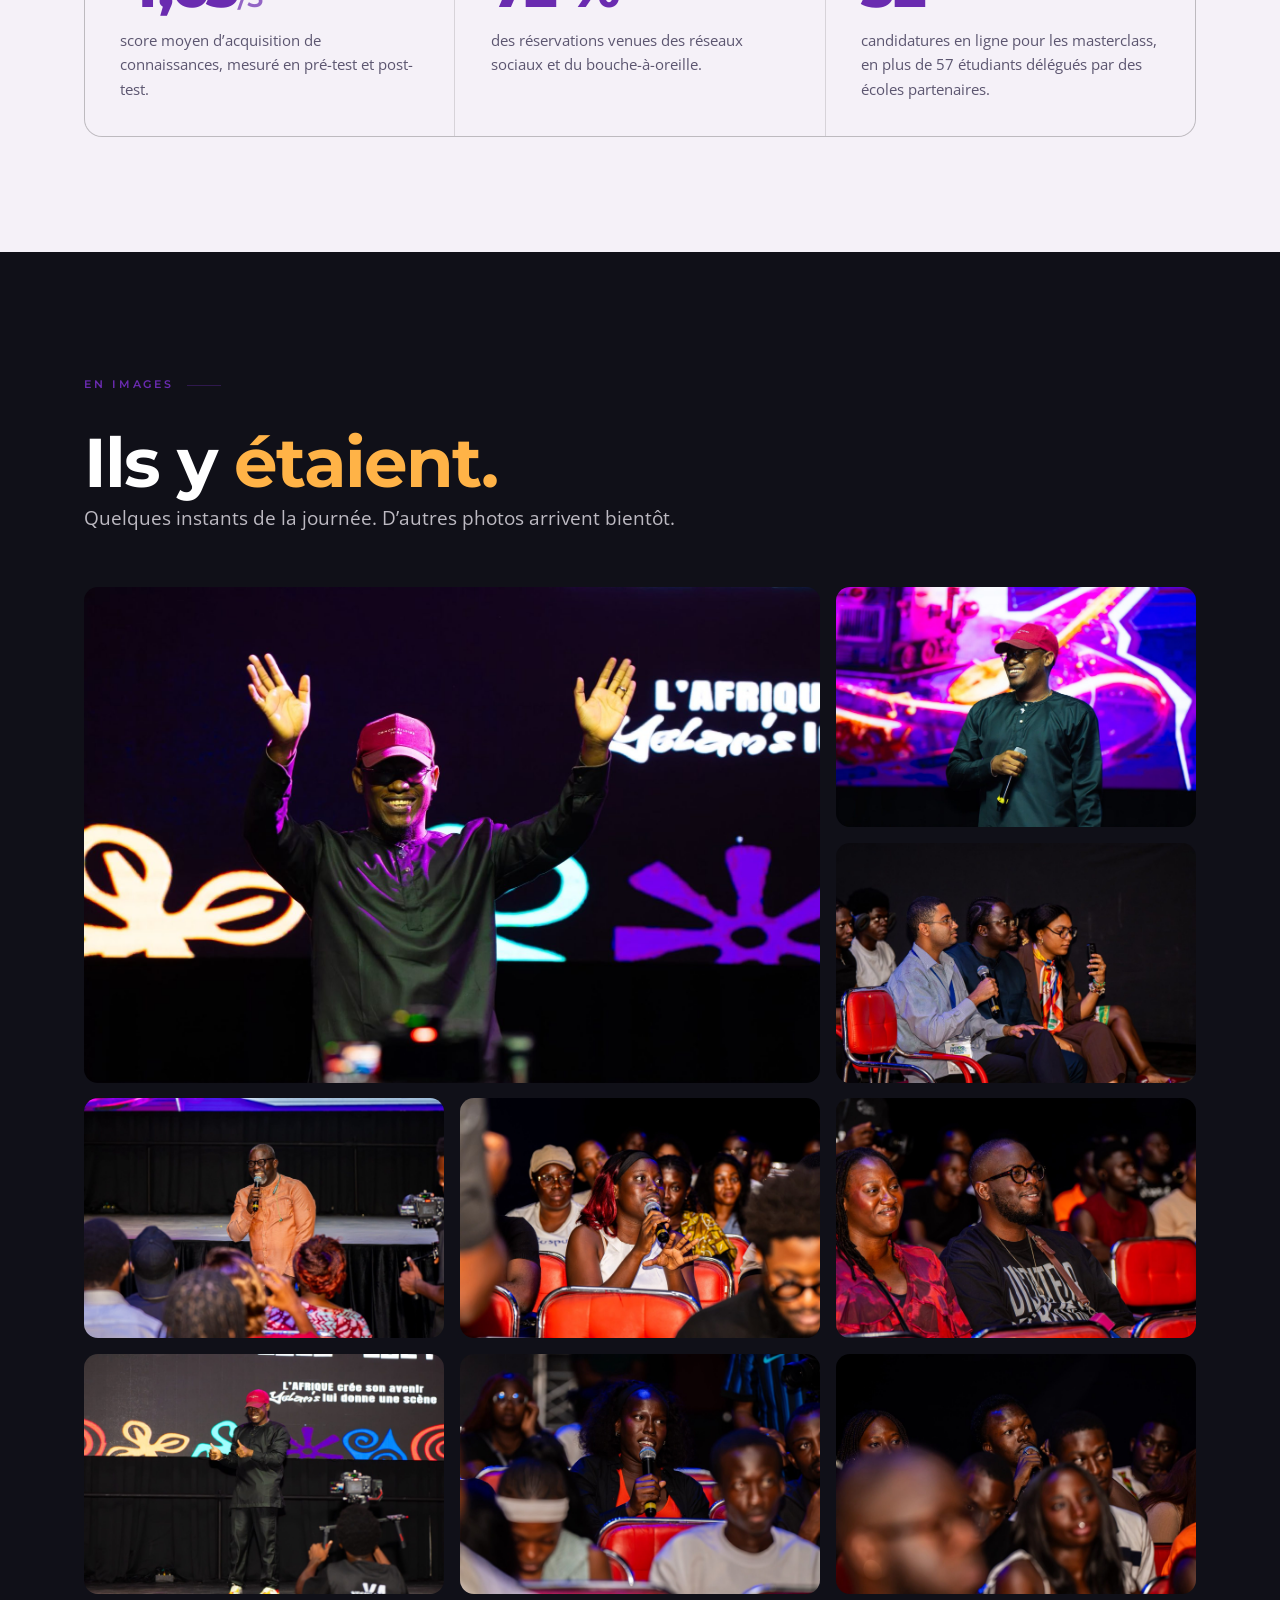
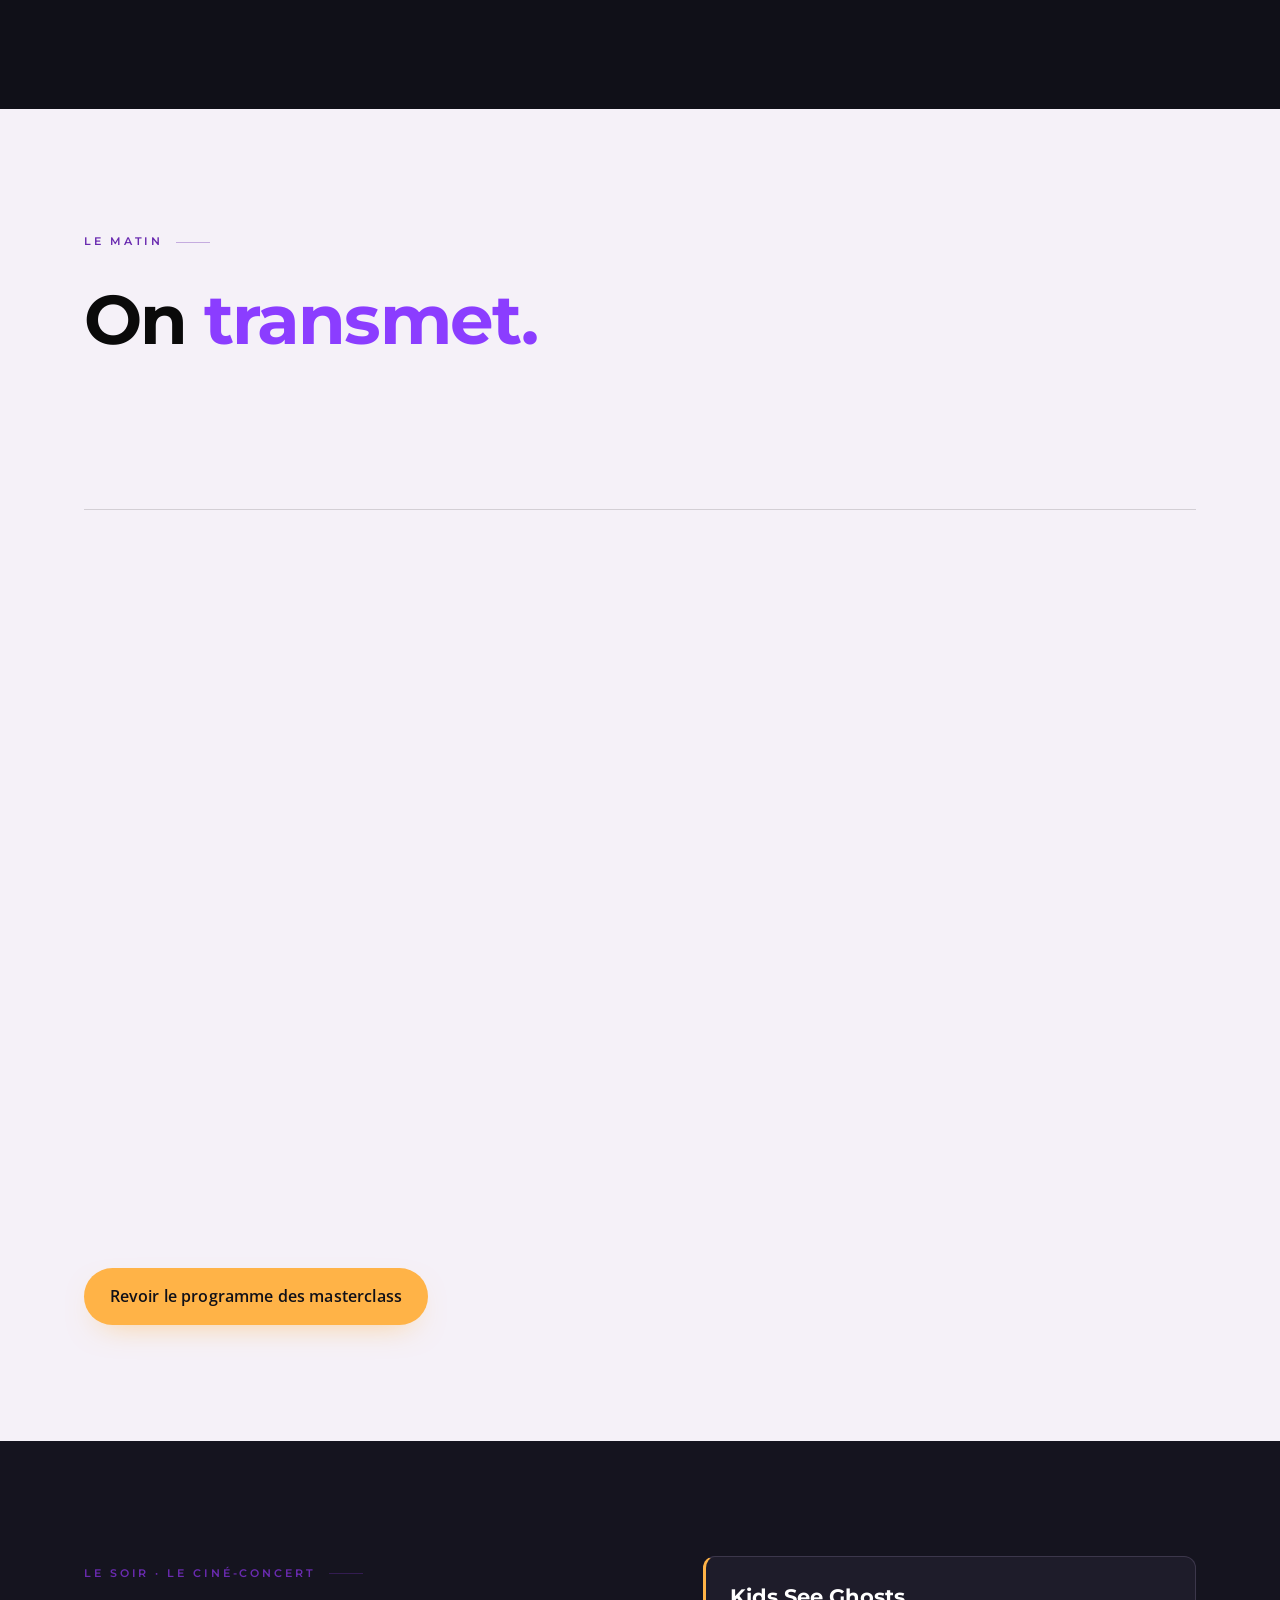
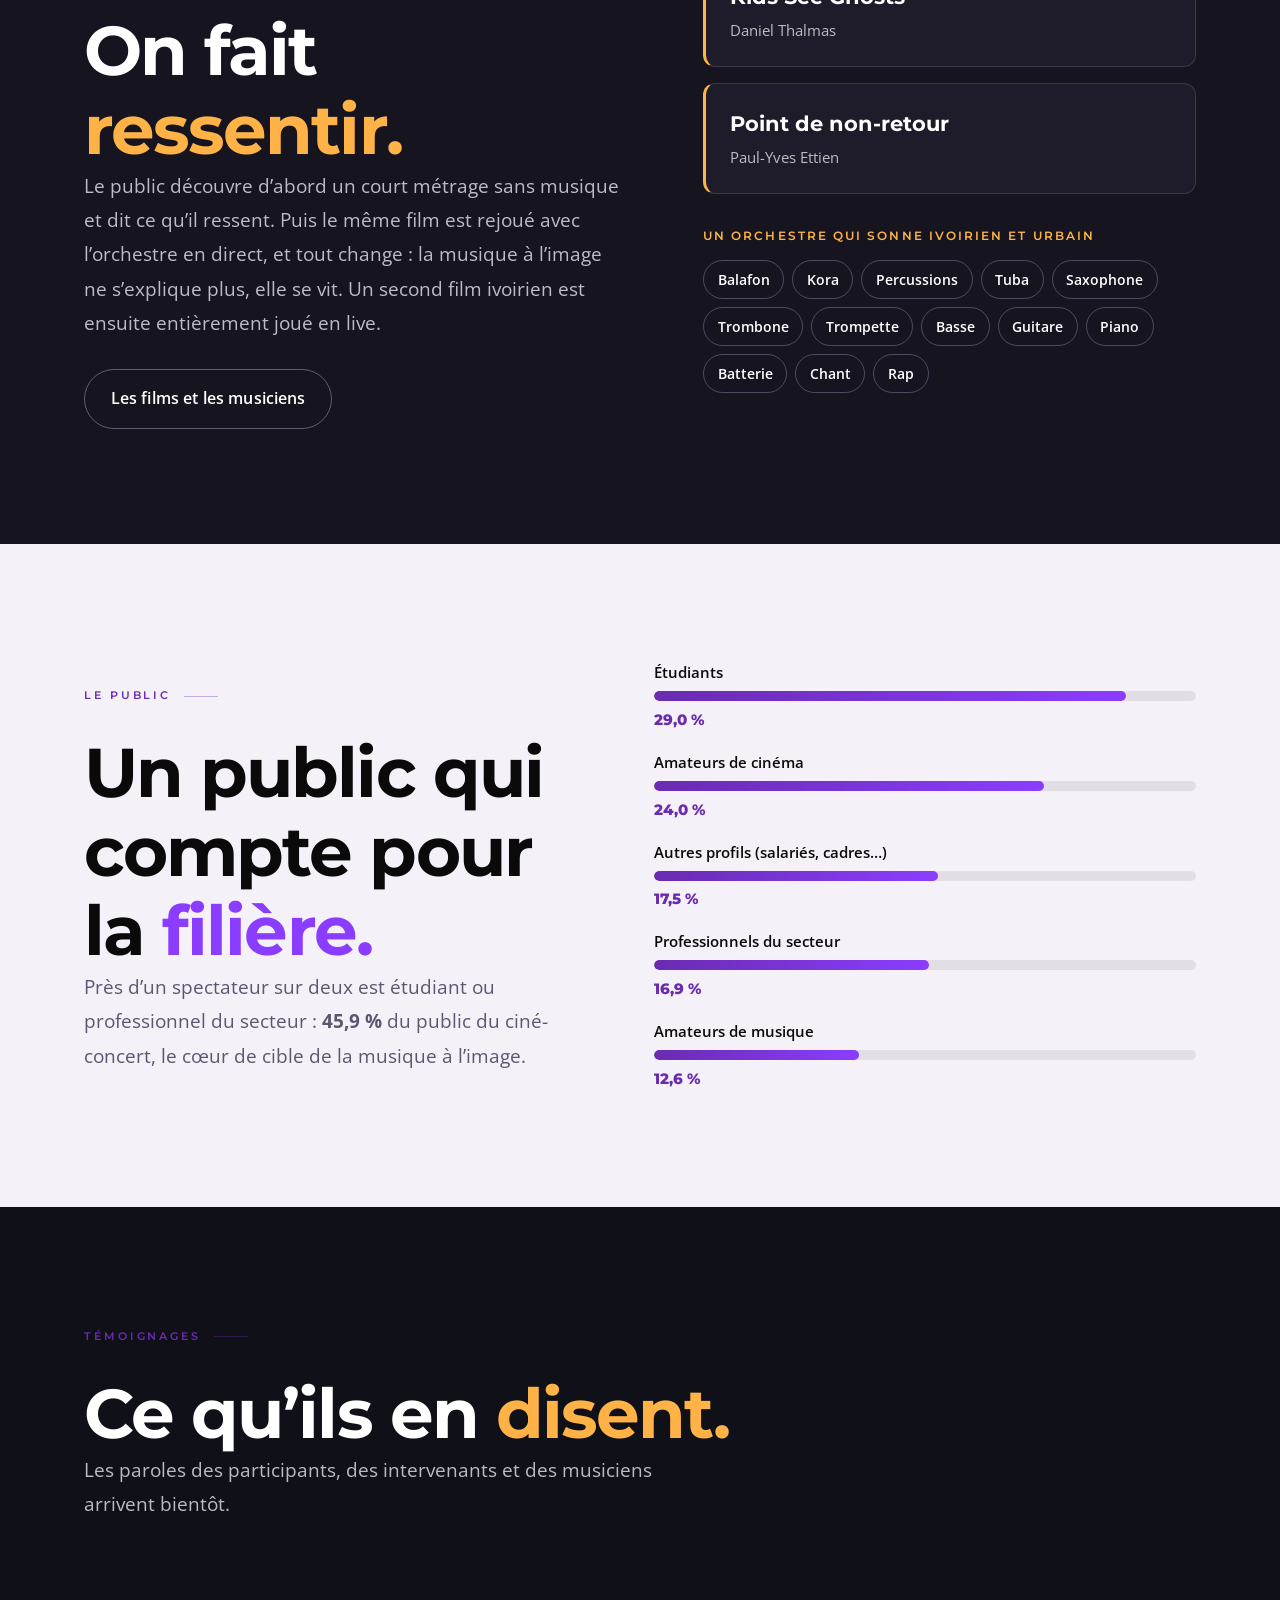
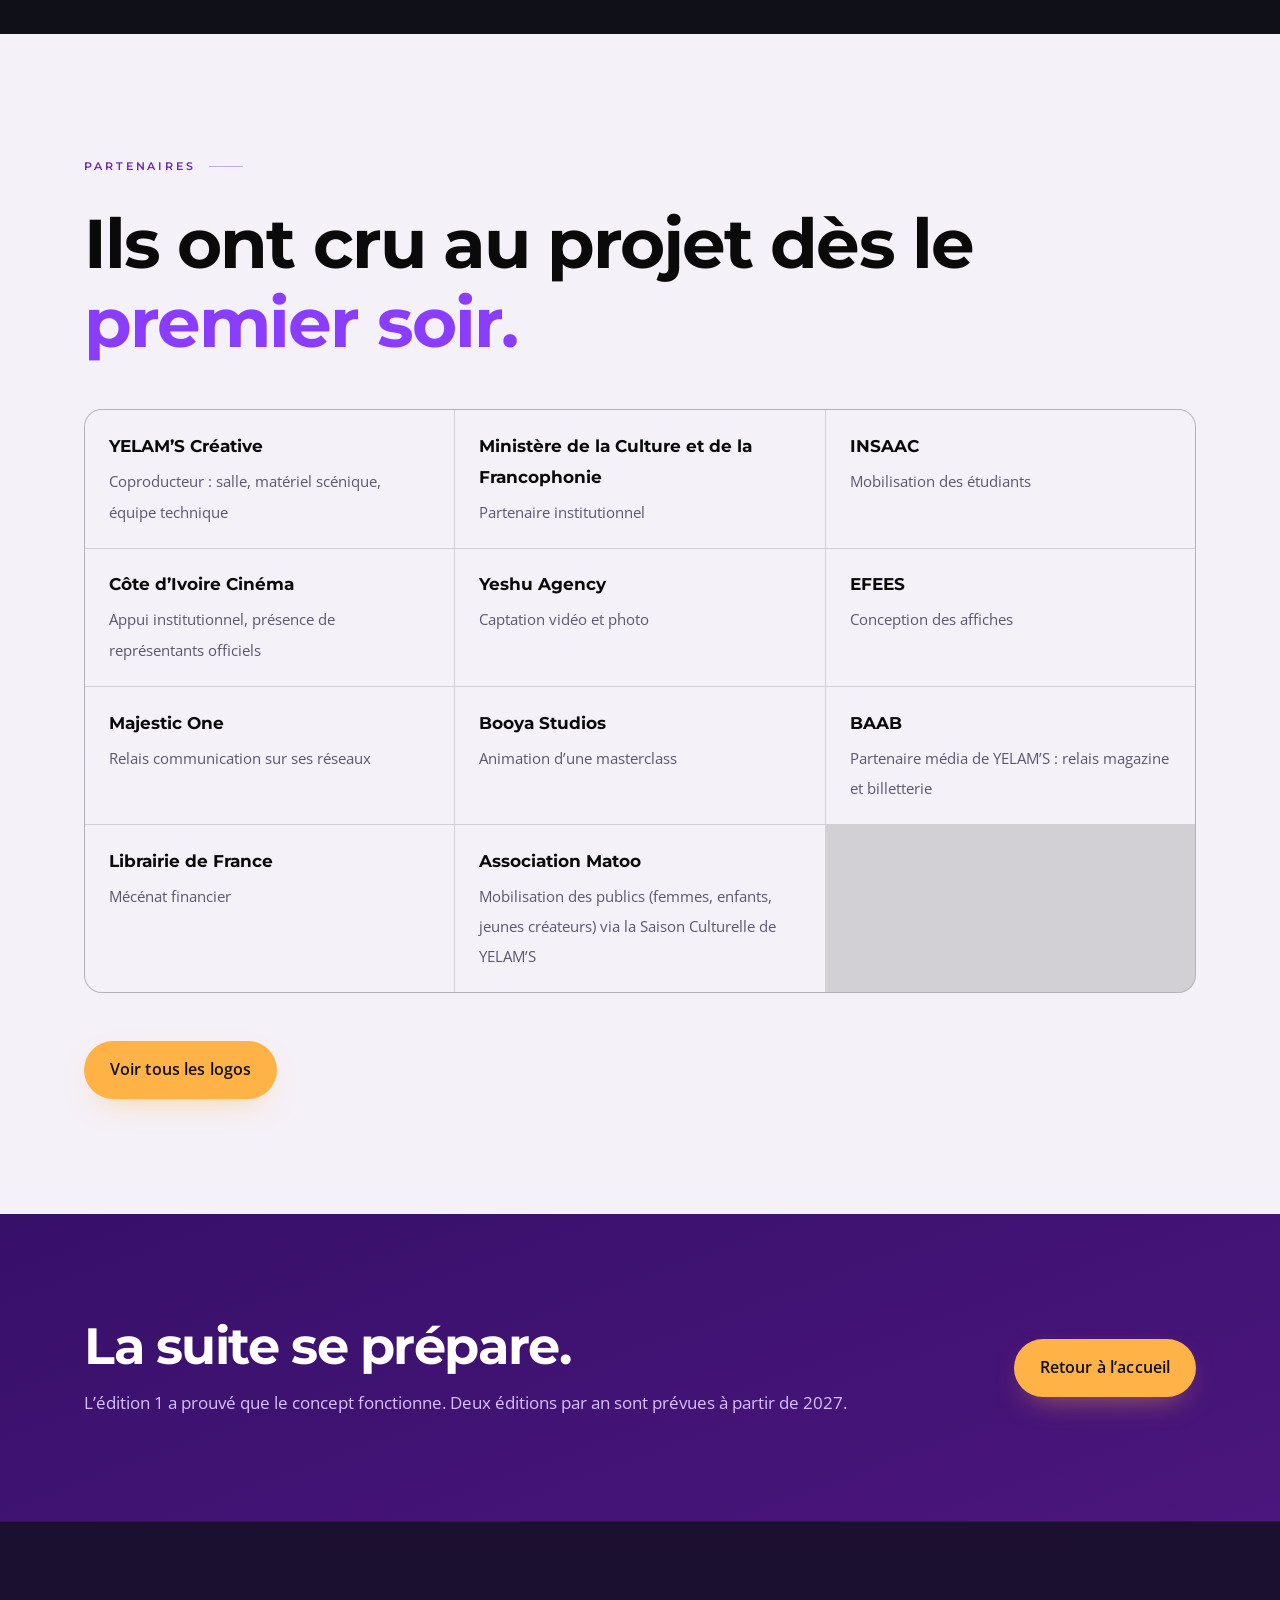
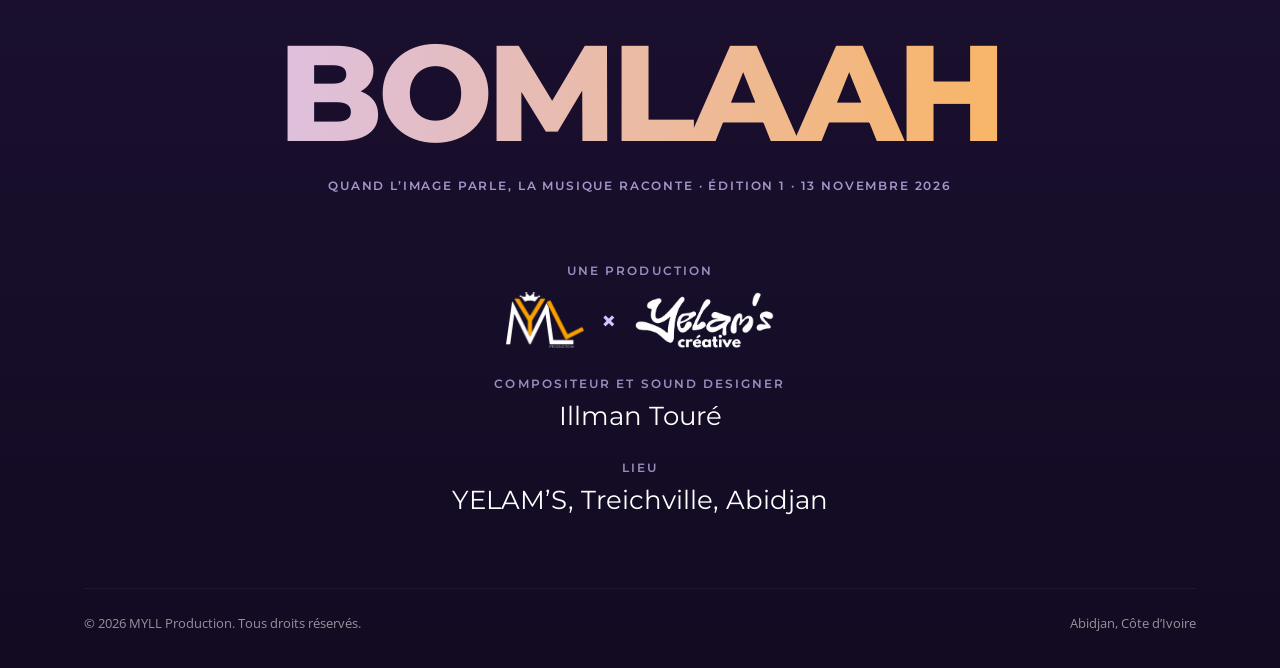
<file: edition-1/index.html>
<!DOCTYPE html>
<html lang="fr">
<head>
<meta charset="utf-8">
<meta name="viewport" content="width=device-width, initial-scale=1">
<title>Première édition · BOMLAAH</title>
<meta name="description" content="Retour sur la première édition de BOMLAAH, le 13 novembre 2026 à YELAM’S (Treichville, Abidjan) : 5 masterclass, 7 experts, 72 participants, 180 spectateurs au ciné-concert et 13 musiciens en live.">
<meta name="robots" content="index, follow, max-image-preview:large">
<link rel="canonical" href="https://bomlaah.com/edition-1/">
<meta name="theme-color" content="#101018">
<meta property="og:type" content="website">
<meta property="og:locale" content="fr_CI">
<meta property="og:site_name" content="BOMLAAH">
<meta property="og:url" content="https://bomlaah.com/edition-1/">
<meta property="og:title" content="Première édition · BOMLAAH">
<meta property="og:description" content="5 masterclass, 7 experts, 72 participants, 180 spectateurs au ciné-concert et 13 musiciens en live : retour sur la première édition de BOMLAAH.">
<meta property="og:image" content="https://bomlaah.com/img/edition-1/photo-01.jpg">
<meta name="twitter:card" content="summary_large_image">
<link rel="icon" href="../favicon.ico" sizes="any">
<link rel="icon" type="image/png" sizes="32x32" href="../favicon-32.png">
<link rel="apple-touch-icon" href="../apple-touch-icon.png">
<link rel="manifest" href="../site.webmanifest">
<link rel="preconnect" href="https://fonts.googleapis.com">
<link rel="preconnect" href="https://fonts.gstatic.com" crossorigin>
<link href="https://fonts.googleapis.com/css2?family=Montserrat:ital,wght@0,400;0,500;0,600;0,700;0,800;1,400;1,500;1,600;1,700&family=Open+Sans:ital,wght@0,400;0,500;0,600;0,700;1,400&display=swap" rel="stylesheet">
<link rel="stylesheet" href="../assets/site.css">
<noscript><style>.rv{opacity:1;transform:none}</style></noscript>
<script type="application/ld+json">
{"@context":"https://schema.org","@type":"Event","name":"BOMLAAH · Édition 1","description":"Première édition de BOMLAAH : cinq masterclass le matin, ciné-concert avec treize musiciens en live le soir, le 13 novembre 2026 à YELAM’S (Treichville, Abidjan).","startDate":"2026-11-13T08:00:00+00:00","endDate":"2026-11-13T22:00:00+00:00","eventStatus":"https://schema.org/EventScheduled","eventAttendanceMode":"https://schema.org/OfflineEventAttendanceMode","isAccessibleForFree":true,"inLanguage":"fr","location":{"@type":"Place","name":"YELAM’S","address":{"@type":"PostalAddress","streetAddress":"Treichville","addressLocality":"Abidjan","addressCountry":"CI"}},"image":["https://bomlaah.com/img/edition-1/photo-01.jpg"],"organizer":{"@type":"Organization","name":"MYLL Production","url":"https://bomlaah.com/"},"url":"https://bomlaah.com/edition-1/"}
</script>
<script type="application/ld+json">
{"@context":"https://schema.org","@type":"BreadcrumbList","itemListElement":[{"@type":"ListItem","position":1,"name":"BOMLAAH","item":"https://bomlaah.com/"},{"@type":"ListItem","position":2,"name":"Première édition","item":"https://bomlaah.com/edition-1/"}]}
</script>
</head>
<body>
<a class="skip" href="#top">Aller au contenu</a>
<header class="nav" id="nav">
  <div class="wrap nav-in">
    <a class="brand" href="../" aria-label="BOMLAAH, accueil">
      <img class="brand-logo" src="../logos/bomlaah-embleme.png" alt="" width="34" height="34">
      <span>BOMLAAH</span>
    </a>
    <div class="nav-r">
      <ul class="links" id="links">
        <li><a href="../">Accueil</a></li>
        <li><a href="../masterclass/">Masterclass</a></li>
        <li><a href="../cineconcert/">Ciné-concert</a></li>
        <li><a href="../edition-1/" aria-current="page">Première édition</a></li>
        <li><a href="../#partenaires">Partenaires</a></li>
      </ul>
      <button class="burger" id="burger" aria-label="Ouvrir le menu" aria-expanded="false" aria-controls="links"><i></i><i></i><i></i></button>
    </div>
  </div>
</header>

<main id="top">
<header class="phead phead-m" style="--ph-img:url(../img/edition-1/photo-01.jpg)">
  <div class="wrap">
    <div class="cue">Édition 1 · Le bilan</div>
    <h1>Première<br>édition</h1>
    <p class="lead">Le 13 novembre 2026, à YELAM’S, la musique à l’image a rempli la salle : des masterclass le matin, un ciné-concert avec treize musiciens le soir.</p>
    <ul class="chips"><li>Vendredi 13 novembre 2026</li><li>YELAM’S · Treichville · Abidjan</li><li>Entrée gratuite</li></ul>
  </div>
</header>

<!-- CHIFFRES -->
<section class="stats ed-stats" aria-label="L’édition 1 en chiffres">
  <div class="wrap ed-stats-g">
    <div class="stat rv"><b data-count="180">180</b><span>spectateurs au ciné-concert</span></div>
    <div class="stat rv d1"><b data-count="72">72</b><span>participants aux masterclass, pour 60 places</span></div>
    <div class="stat rv d2"><b data-count="13">13</b><span>musiciens en live</span></div>
    <div class="stat rv d3"><b data-count="7">7</b><span>experts aux masterclass</span></div>
    <div class="stat rv d3"><b><i data-count="100">100</i> %</b><span>de répondants satisfaits</span></div>
  </div>
</section>

<!-- LE JOUR -->
<section class="ed-recit paper" id="recit">
  <div class="wrap ed-recit-g">
    <div>
      <div class="cue rv">Le 13 novembre 2026</div>
      <h2 class="rv d1">Le jour où le son a donné vie à <em>l’image.</em></h2>
    </div>
    <div class="rv d2">
      <p class="ed-p">Au YELAM’S, à Treichville, BOMLAAH a ouvert sa première édition avec une idée simple : réunir, le même jour, ceux qui font la musique à l’image et ceux qui la découvrent.</p>
      <p class="ed-p">Le matin, cinq masterclass avec sept experts pour transmettre le métier, les droits d’auteur et l’économie de la création. Le soir, un ciné-concert où des films ivoiriens ont été joués en direct par un orchestre de treize musiciens.</p>
      <p class="ed-p"><b>Résultat : une salle de masterclass plus que pleine, un ciné-concert applaudi et un public conquis.</b></p>
    </div>
  </div>
  <div class="wrap">
    <ul class="ed-kpi rv">
      <li><b>4,63<small>/5</small></b><span>score moyen d’acquisition de connaissances, mesuré en pré-test et post-test.</span></li>
      <li><b>72 %</b><span>des réservations venues des réseaux sociaux et du bouche-à-oreille.</span></li>
      <li><b>32</b><span>candidatures en ligne pour les masterclass, en plus de 57 étudiants délégués par des écoles partenaires.</span></li>
    </ul>
  </div>
</section>

<!-- GALERIE -->
<section class="ed-gal" id="photos">
  <div class="wrap">
    <div class="cue rv">En images</div>
    <h2 class="rv d1">Ils y <em>étaient.</em></h2>
    <p class="lead rv d2">Quelques instants de la journée. D’autres photos arrivent bientôt.</p>
    <div class="ed-grid" id="ed-grid">
      <button class="ph big rv" type="button" data-i="0"><img src="../img/edition-1/photo-01.jpg" alt="L’animateur de la journée, bras levés, sur la scène de YELAM’S" width="1600" height="1067" loading="lazy"></button>
      <button class="ph rv d1" type="button" data-i="1"><img src="../img/edition-1/photo-02.jpg" alt="Un intervenant au micro devant l’écran de projection" width="1600" height="1067" loading="lazy"></button>
      <button class="ph rv d2" type="button" data-i="2"><img src="../img/edition-1/photo-03.jpg" alt="Des intervenants assis, micro en main, pendant une masterclass" width="1600" height="1067" loading="lazy"></button>
      <button class="ph rv" type="button" data-i="3"><img src="../img/edition-1/photo-04.jpg" alt="Un intervenant prend la parole sur scène devant la salle" width="1600" height="1067" loading="lazy"></button>
      <button class="ph rv d1" type="button" data-i="4"><img src="../img/edition-1/photo-05.jpg" alt="Une spectatrice pose sa question au micro" width="1600" height="1067" loading="lazy"></button>
      <button class="ph rv d2" type="button" data-i="5"><img src="../img/edition-1/photo-06.jpg" alt="Le public sourit dans la salle" width="1600" height="1067" loading="lazy"></button>
      <button class="ph rv" type="button" data-i="6"><img src="../img/edition-1/photo-07.jpg" alt="L’animateur sur scène devant l’écran de YELAM’S" width="1600" height="1067" loading="lazy"></button>
      <button class="ph rv d1" type="button" data-i="7"><img src="../img/edition-1/photo-08.jpg" alt="Une participante prend la parole dans le public" width="1600" height="1067" loading="lazy"></button>
      <button class="ph rv d2" type="button" data-i="8"><img src="../img/edition-1/photo-09.jpg" alt="Le public attentif pendant la session" width="1600" height="1067" loading="lazy"></button>
    </div>
  </div>
</section>

<!-- LE MATIN -->
<section class="ed-matin paper" id="matin">
  <div class="wrap">
    <div class="cue rv">Le matin</div>
    <h2 class="rv d1">On <em>transmet.</em></h2>
    <p class="lead rv d2">Cinq sessions : droit, métier, carrières et binômes réalisateur-compositeur. Des étudiants et jeunes créateurs au contact direct des professionnels.</p>
    <ol class="ed-mc">
      <li class="rv"><span class="n">01</span><div><h3>Droits d’auteur et économie des industries culturelles et créatives</h3><p>Mickaelle Ondo, Royalties Lab</p></div></li>
      <li class="rv d1"><span class="n">02</span><div><h3>Le métier de compositeur</h3><p>Assi Mida</p></div></li>
      <li class="rv d2"><span class="n">03</span><div><h3>Carrières et structuration de la filière</h3><p>Florent Galaty</p></div></li>
      <li class="rv"><span class="n">04</span><div><h3>Binôme réalisateur-compositeur en animation</h3><p>Ani Eliam (Booya Studios) et Illman Touré</p></div></li>
      <li class="rv d1"><span class="n">05</span><div><h3>Binôme réalisateur-compositeur en fiction</h3><p>Ohouot Assi (Incrust’) et Harrison Koffi (BURIDA)</p></div></li>
    </ol>
    <a class="btn btn-or rv" href="../masterclass/">Revoir le programme des masterclass</a>
  </div>
</section>

<!-- LE SOIR -->
<section class="ed-soir" id="soir">
  <div class="wrap ed-soir-g">
    <div>
      <div class="cue rv">Le soir · Le ciné-concert</div>
      <h2 class="rv d1">On fait <em>ressentir.</em></h2>
      <p class="lead rv d2">Le public découvre d’abord un court métrage sans musique et dit ce qu’il ressent. Puis le même film est rejoué avec l’orchestre en direct, et tout change : la musique à l’image ne s’explique plus, elle se vit. Un second film ivoirien est ensuite entièrement joué en live.</p>
      <a class="btn btn-ghost rv" href="../cineconcert/">Les films et les musiciens</a>
    </div>
    <div class="rv d2">
      <ul class="ed-films">
        <li><b>Kids See Ghosts</b><span>Daniel Thalmas</span></li>
        <li><b>Point de non-retour</b><span>Paul-Yves Ettien</span></li>
      </ul>
      <p class="ed-orch-k">Un orchestre qui sonne ivoirien et urbain</p>
      <ul class="ed-tags"><li>Balafon</li><li>Kora</li><li>Percussions</li><li>Tuba</li><li>Saxophone</li><li>Trombone</li><li>Trompette</li><li>Basse</li><li>Guitare</li><li>Piano</li><li>Batterie</li><li>Chant</li><li>Rap</li></ul>
    </div>
  </div>
</section>

<!-- PUBLIC -->
<section class="ed-pub paper" id="public">
  <div class="wrap ed-pub-g">
    <div>
      <div class="cue rv">Le public</div>
      <h2 class="rv d1">Un public qui compte pour la <em>filière.</em></h2>
      <p class="lead rv d2">Près d’un spectateur sur deux est étudiant ou professionnel du secteur : <b>45,9 %</b> du public du ciné-concert, le cœur de cible de la musique à l’image.</p>
    </div>
    <ul class="ed-bars rv d1" aria-label="Profil déclaré du public du ciné-concert">
      <li><span>Étudiants</span><i style="--w:29.0"></i><b>29,0 %</b></li>
      <li><span>Amateurs de cinéma</span><i style="--w:24.0"></i><b>24,0 %</b></li>
      <li><span>Autres profils (salariés, cadres…)</span><i style="--w:17.5"></i><b>17,5 %</b></li>
      <li><span>Professionnels du secteur</span><i style="--w:16.9"></i><b>16,9 %</b></li>
      <li><span>Amateurs de musique</span><i style="--w:12.6"></i><b>12,6 %</b></li>
    </ul>
  </div>
</section>

<!-- TÉMOIGNAGES -->
<section class="ed-tem" id="temoignages">
  <div class="wrap">
    <div class="cue rv">Témoignages</div>
    <h2 class="rv d1">Ce qu’ils en <em>disent.</em></h2>
    <p class="lead rv d2">Les paroles des participants, des intervenants et des musiciens arrivent bientôt.</p>
  </div>
</section>

<!-- PARTENAIRES -->
<section class="ed-par paper" id="partenaires">
  <div class="wrap">
    <div class="cue rv">Partenaires</div>
    <h2 class="rv d1">Ils ont cru au projet dès le <em>premier soir.</em></h2>
    <ul class="ed-pl rv d2">
      <li><b>YELAM’S Créative</b><span>Coproducteur : salle, matériel scénique, équipe technique</span></li>
      <li><b>Ministère de la Culture et de la Francophonie</b><span>Partenaire institutionnel</span></li>
      <li><b>INSAAC</b><span>Mobilisation des étudiants</span></li>
      <li><b>Côte d’Ivoire Cinéma</b><span>Appui institutionnel, présence de représentants officiels</span></li>
      <li><b>Yeshu Agency</b><span>Captation vidéo et photo</span></li>
      <li><b>EFEES</b><span>Conception des affiches</span></li>
      <li><b>Majestic One</b><span>Relais communication sur ses réseaux</span></li>
      <li><b>Booya Studios</b><span>Animation d’une masterclass</span></li>
      <li><b>BAAB</b><span>Partenaire média de YELAM’S : relais magazine et billetterie</span></li>
      <li><b>Librairie de France</b><span>Mécénat financier</span></li>
      <li><b>Association Matoo</b><span>Mobilisation des publics (femmes, enfants, jeunes créateurs) via la Saison Culturelle de YELAM’S</span></li>
    </ul>
    <a class="btn btn-or rv" href="../#partenaires">Voir tous les logos</a>
  </div>
</section>

<section class="cta-band">
  <div class="wrap cta-in">
    <div>
      <h2 class="rv">La suite se prépare.</h2>
      <p class="rv d1">L’édition 1 a prouvé que le concept fonctionne. Deux éditions par an sont prévues à partir de 2027.</p>
    </div>
    <a class="btn btn-or rv d2" href="../">Retour à l’accueil</a>
  </div>
</section>

</main>

<dialog class="ed-lb" id="ed-lb" aria-label="Photo agrandie">
  <button class="x" type="button" aria-label="Fermer">×</button>
  <button class="pv" type="button" aria-label="Photo précédente">‹</button>
  <img alt="" width="1600" height="1067">
  <button class="nx" type="button" aria-label="Photo suivante">›</button>
</dialog>

<footer>
  <div class="wrap">
    <p class="fin">BOMLAAH</p>
    <p class="fin-sub">Quand l’image parle, la musique raconte · Édition 1 · 13 novembre 2026</p>
    <dl class="credits">
      <div><dt>Une production</dt><dd class="cr-logo"><img src="../logos/myll-production-blanc.png" alt="MYLL Production" width="110" height="80" loading="lazy"><span class="x" aria-hidden="true">×</span><img src="../logos/yelams-blanc.png" alt="YELAM’S Créative" width="188" height="76" loading="lazy"></dd></div>
      <div><dt>Compositeur et sound designer</dt><dd>Illman Touré</dd></div>
      <div><dt>Lieu</dt><dd>YELAM’S, Treichville, Abidjan</dd></div>
    </dl>
    <div class="legal"><span>© 2026 MYLL Production. Tous droits réservés.</span><span>Abidjan, Côte d’Ivoire</span></div>
  </div>
</footer>

<script src="../config.js"></script>
<script src="../assets/core.js"></script>
<script src="../assets/edition1.js"></script>
</body>
</html>
</file>
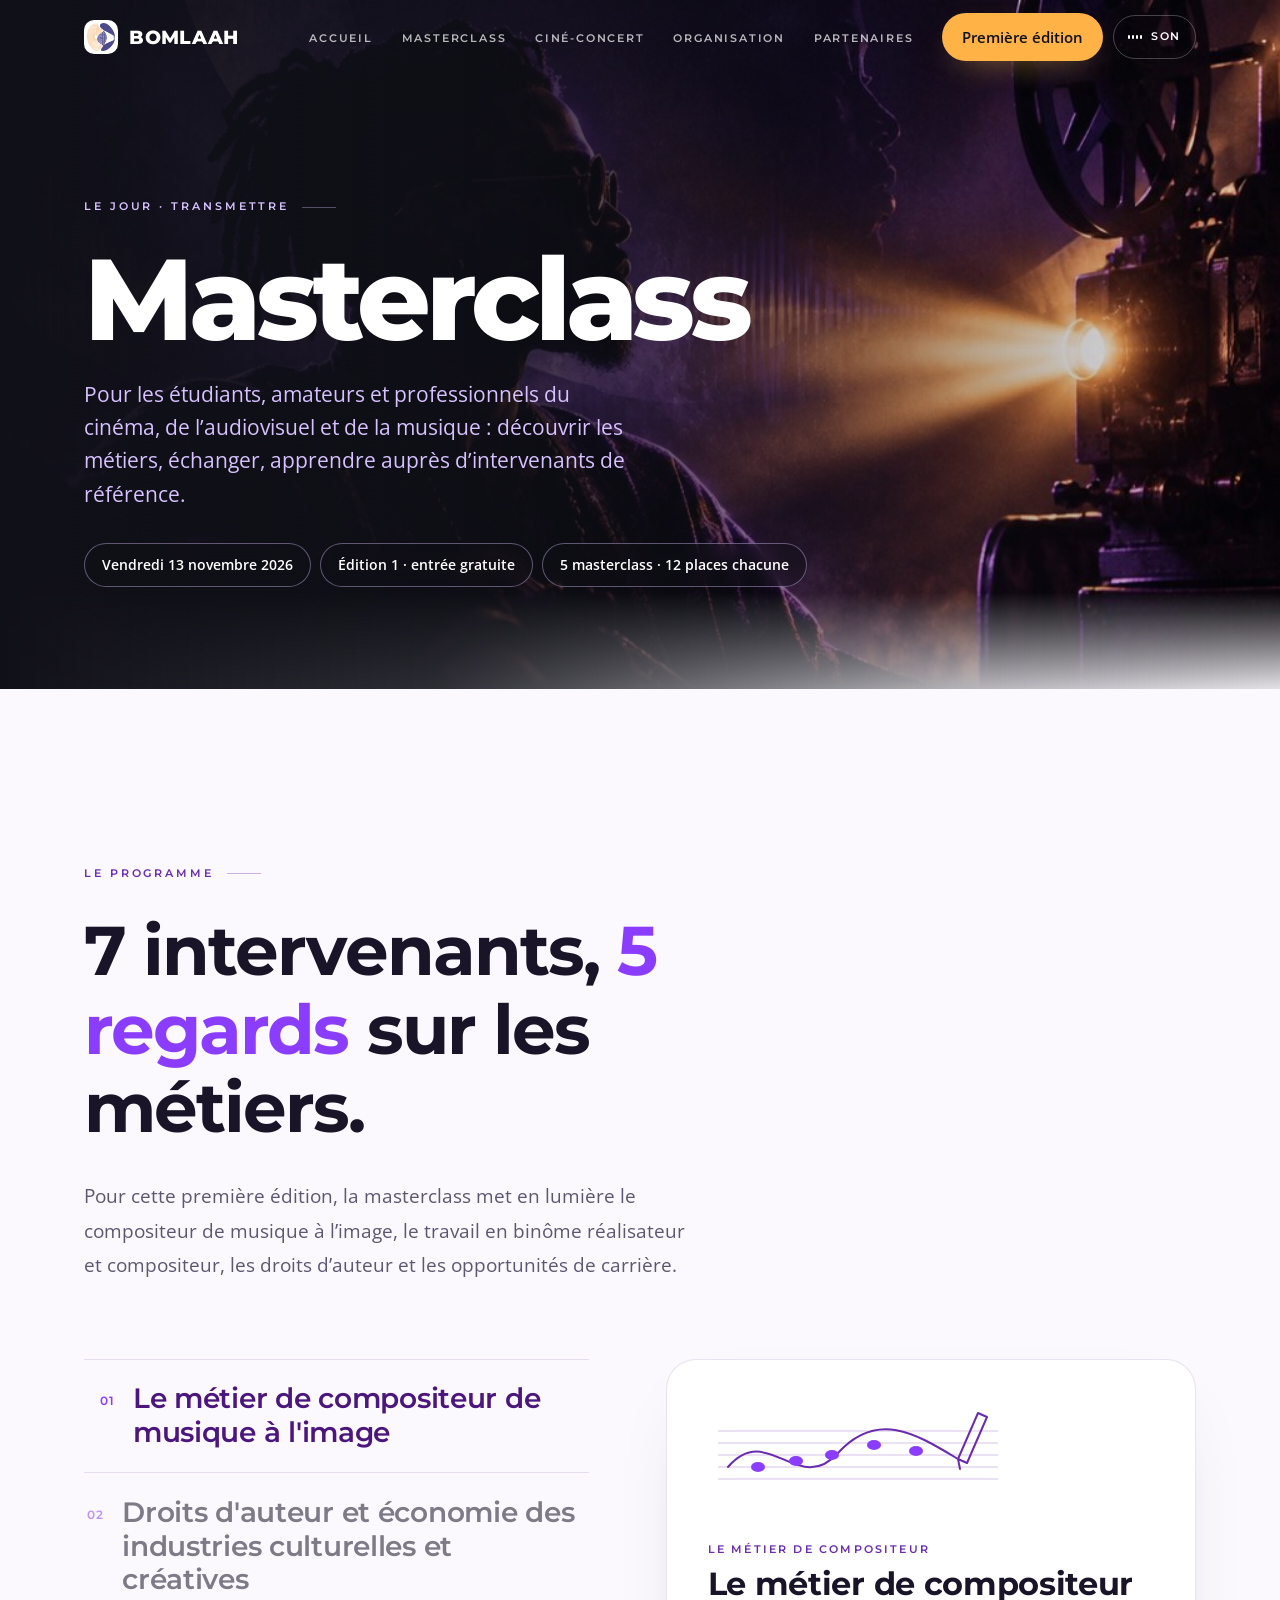
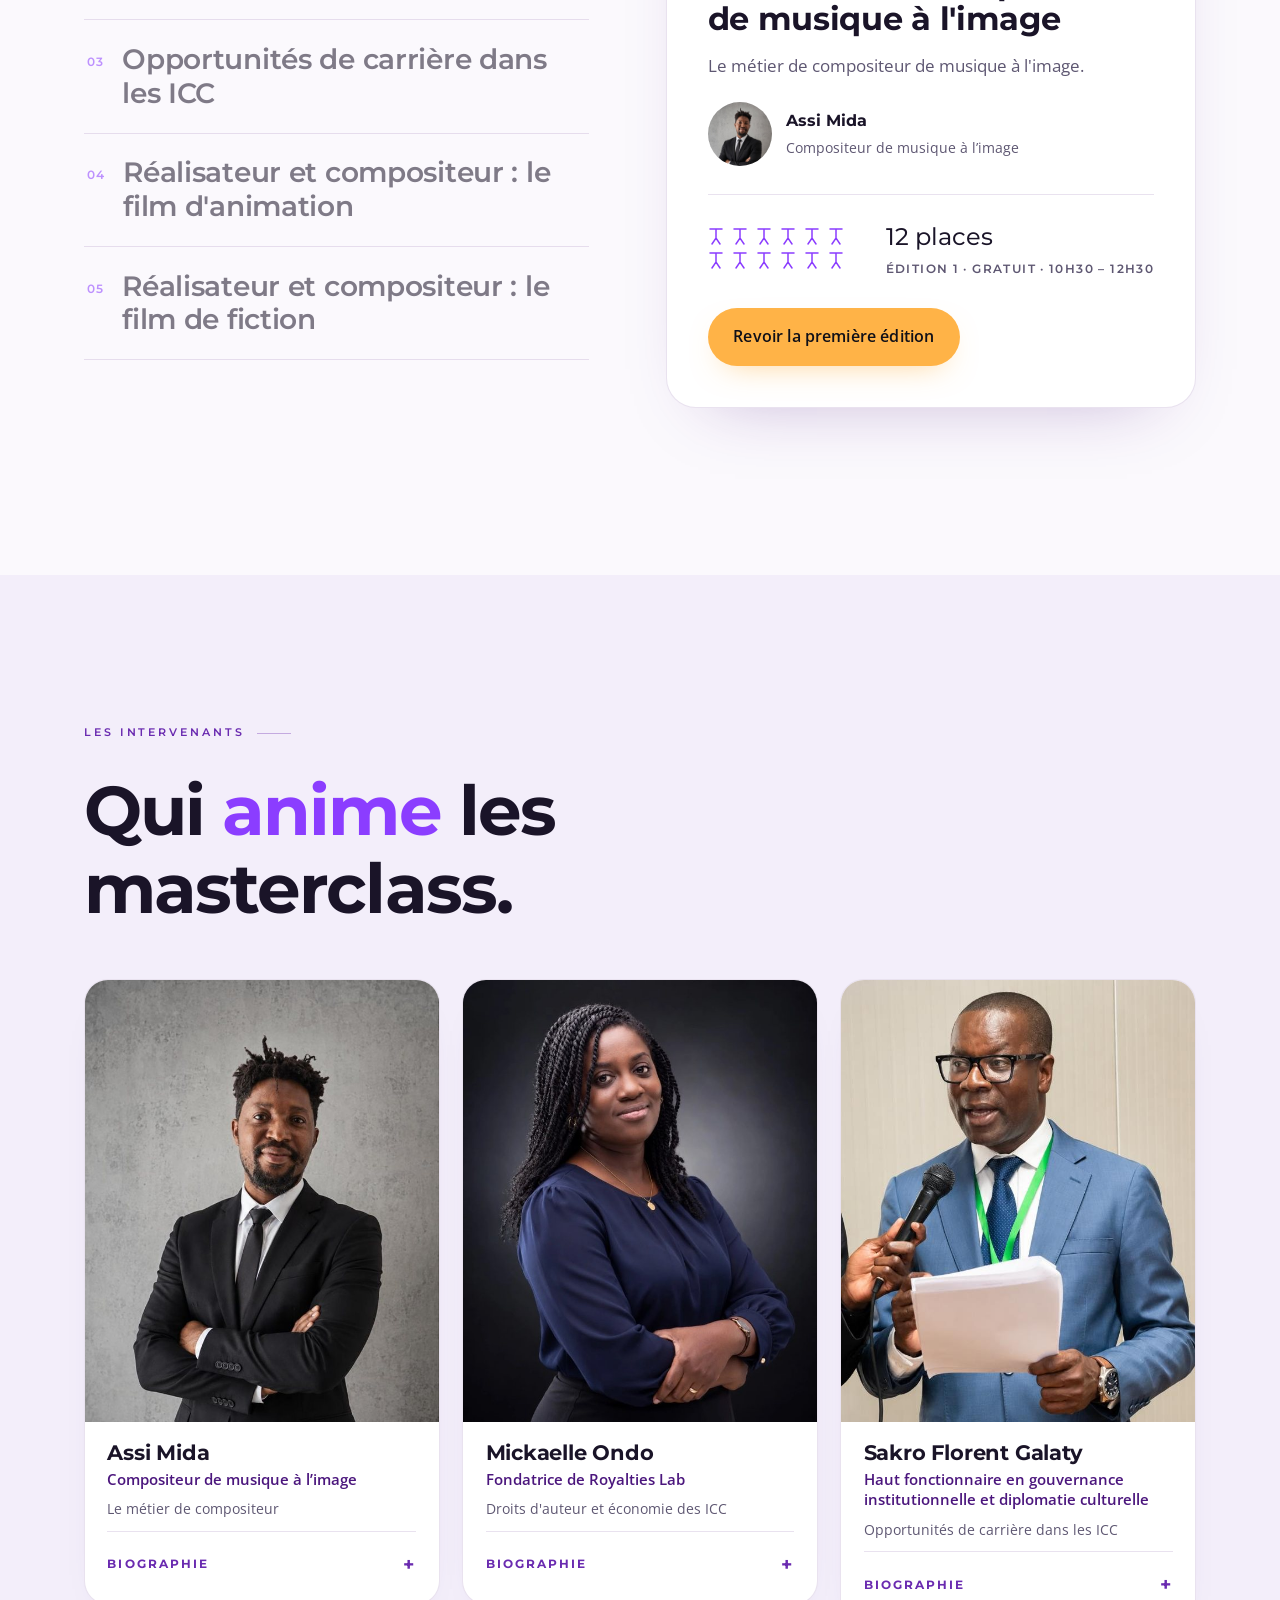
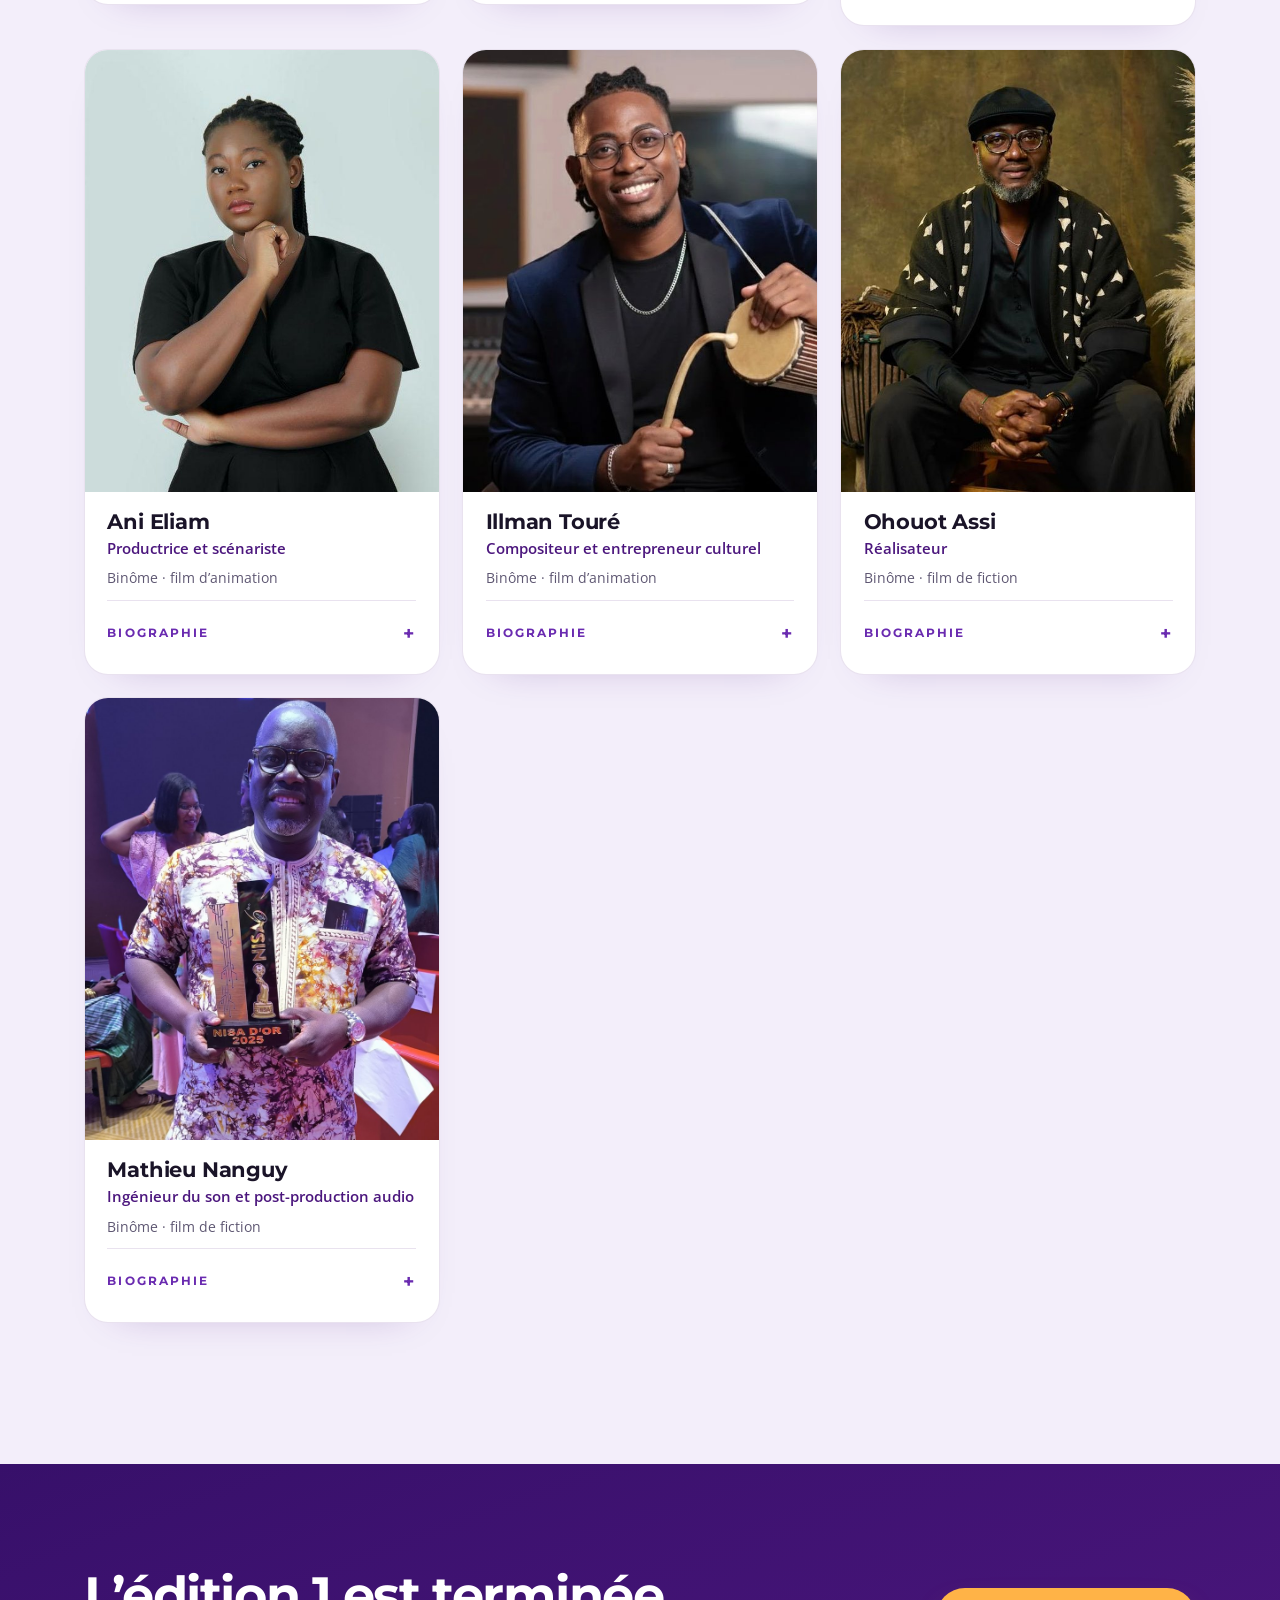
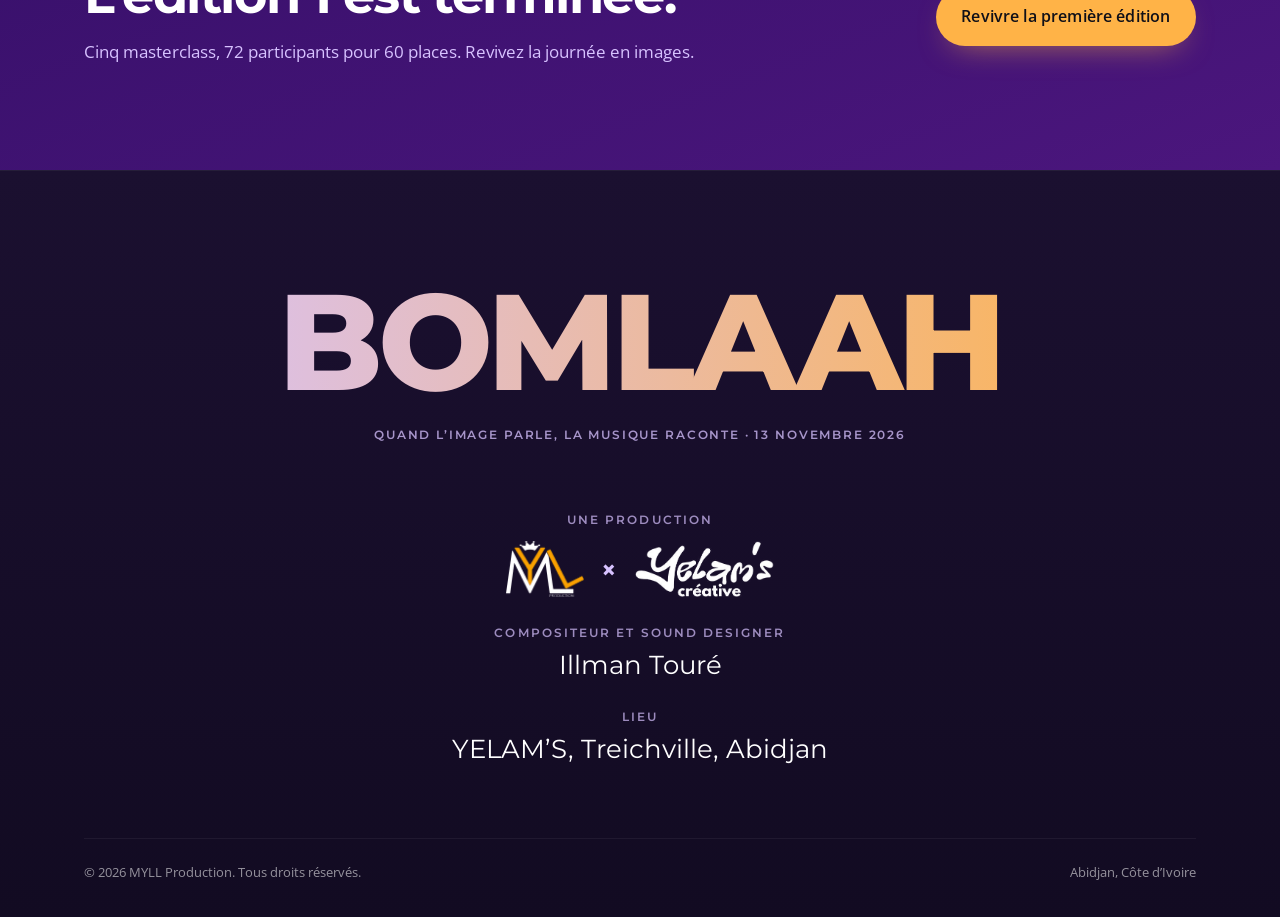
<file: masterclass/index.html>
<!DOCTYPE html>
<html lang="fr">
<head>
<meta charset="utf-8">
<meta name="viewport" content="width=device-width, initial-scale=1">
<title>Masterclass · BOMLAAH</title>
<meta name="description" content="Cinq masterclass gratuites, le 13 novembre 2026 (édition 1) à Abidjan : droits d’auteur, métier de compositeur, carrière, binômes réalisateur et compositeur.">
<meta name="robots" content="index, follow, max-image-preview:large">
<link rel="canonical" href="https://bomlaah.com/masterclass/">
<meta name="theme-color" content="#101018">
<meta property="og:type" content="website">
<meta property="og:locale" content="fr_CI">
<meta property="og:site_name" content="BOMLAAH">
<meta property="og:url" content="https://bomlaah.com/masterclass/">
<meta property="og:title" content="Masterclass BOMLAAH">
<meta property="og:description" content="Cinq masterclass gratuites, le 13 novembre 2026 (édition 1) à Abidjan : droits d’auteur, métier de compositeur, carrière, binômes réalisateur et compositeur.">
<meta property="og:image" content="https://bomlaah.com/og-image.png">
<meta property="og:image:width" content="1200">
<meta property="og:image:height" content="630">
<meta name="twitter:card" content="summary_large_image">
<meta name="twitter:title" content="Masterclass BOMLAAH">
<meta name="twitter:description" content="Cinq masterclass gratuites, le 13 novembre 2026 (édition 1) à Abidjan : droits d’auteur, métier de compositeur, carrière, binômes réalisateur et compositeur.">
<meta name="twitter:image" content="https://bomlaah.com/og-image.png">
<link rel="icon" href="../favicon.ico" sizes="any">
<link rel="icon" type="image/png" sizes="32x32" href="../favicon-32.png">
<link rel="icon" type="image/png" sizes="192x192" href="../favicon-192.png">
<link rel="apple-touch-icon" href="../apple-touch-icon.png">
<link rel="manifest" href="../site.webmanifest">
<link rel="preconnect" href="https://fonts.googleapis.com">
<link rel="preconnect" href="https://fonts.gstatic.com" crossorigin>
<link href="https://fonts.googleapis.com/css2?family=Montserrat:ital,wght@0,400;0,500;0,600;0,700;0,800;1,400;1,500;1,600;1,700&family=Open+Sans:ital,wght@0,400;0,500;0,600;0,700;1,400&display=swap" rel="stylesheet">
<link rel="stylesheet" href="../assets/site.css">
<noscript><style>.rv{opacity:1;transform:none}</style></noscript>
<script type="application/ld+json">
{"@context":"https://schema.org","@type":"Event","name":"BOMLAAH · Masterclass","description":"Cinq masterclass gratuites sur inscription : droits d’auteur et économie des industries culturelles et créatives, métier de compositeur de musique à l’image, opportunités de carrière dans les ICC, binômes réalisateur et compositeur (film d’animation et film de fiction). 12 places par masterclass.","startDate":"2026-11-13T08:00:00+00:00","endDate":"2026-11-13T12:30:00+00:00","eventStatus":"https://schema.org/EventScheduled","eventAttendanceMode":"https://schema.org/OfflineEventAttendanceMode","isAccessibleForFree":true,"inLanguage":"fr","location":{"@type":"Place","name":"YELAM’S","address":{"@type":"PostalAddress","streetAddress":"Treichville","addressLocality":"Abidjan","addressCountry":"CI"}},"image":["https://bomlaah.com/og-image.png"],"organizer":{"@type":"Organization","name":"MYLL Production","url":"https://bomlaah.com/","logo":"https://bomlaah.com/logos/bomlaah-embleme.png"},"url":"https://bomlaah.com/masterclass/"}
</script>
<script type="application/ld+json">
{"@context":"https://schema.org","@type":"BreadcrumbList","itemListElement":[{"@type":"ListItem","position":1,"name":"BOMLAAH","item":"https://bomlaah.com/"},{"@type":"ListItem","position":2,"name":"Masterclass","item":"https://bomlaah.com/masterclass/"}]}
</script>
</head>
<body>
<a class="skip" href="#top">Aller au contenu</a>
<header class="nav" id="nav">
  <div class="wrap nav-in">
    <a class="brand" href="../" aria-label="BOMLAAH, accueil">
      <img class="brand-logo" src="../logos/bomlaah-embleme.png" alt="" width="34" height="34">
      <span>BOMLAAH</span>
    </a>
    <div class="nav-r">
      <ul class="links" id="links">
        <li><a href="../">Accueil</a></li>
        <li><a href="../masterclass/" aria-current="page">Masterclass</a></li>
        <li><a href="../cineconcert/">Ciné-concert</a></li>
        <li><a href="../#organisation">Organisation</a></li>
        <li><a href="../#partenaires">Partenaires</a></li>
        <li><a class="btn btn-or" href="../edition-1/">Première édition</a></li>
      </ul>
      <button class="snd" id="snd" aria-pressed="false" aria-label="Activer le son">
        <span class="eqi" aria-hidden="true"><i></i><i></i><i></i><i></i></span><span class="snd-l">Son</span>
      </button>
      <button class="burger" id="burger" aria-label="Ouvrir le menu" aria-expanded="false" aria-controls="links"><i></i><i></i><i></i></button>
    </div>
  </div>
</header>

<main id="top">
<header class="phead phead-m" style="--ph-img:url(../img/univers-1.jpg)">
  <div class="wrap">
    <div class="cue">Le jour · Transmettre</div>
    <h1>Masterclass</h1>
    <p class="lead">Pour les étudiants, amateurs et professionnels du cinéma, de l’audiovisuel et de la musique : découvrir les métiers, échanger, apprendre auprès d’intervenants de référence.</p>
    <ul class="chips"><li>Vendredi 13 novembre 2026</li><li>Édition 1 · entrée gratuite</li><li>5 masterclass · 12 places chacune</li></ul>
  </div>
</header>

<section class="mc" id="programme">
  <div class="wrap">
    <div class="mc-head">
      <div>
        <div class="cue rv">Le programme</div>
        <h2 class="rv d1">7 intervenants, <em>5 regards</em> sur les métiers.</h2>
      </div>
      <p class="lead rv d2">Pour cette première édition, la masterclass met en lumière le compositeur de musique à l’image, le travail en binôme réalisateur et compositeur, les droits d’auteur et les opportunités de carrière.</p>
    </div>
    <div class="mc-grid">
      <ul class="themes rv" role="tablist" aria-label="Les masterclass" id="themes"></ul>
      <div class="tpanel rv d1" id="tpanel" role="tabpanel" aria-live="polite"></div>
    </div>
  </div>
</section>

<section class="int" id="intervenants">
  <div class="wrap">
    <div class="cue rv">Les intervenants</div>
    <h2 class="rv d1">Qui <em>anime</em> les masterclass.</h2>
    <div class="team" id="team"></div>
  </div>
</section>

<section class="cta-band">
  <div class="wrap cta-in">
    <div>
      <h2 class="rv">L’édition 1 est terminée.</h2>
      <p class="rv d1">Cinq masterclass, 72 participants pour 60 places. Revivez la journée en images.</p>
    </div>
    <a class="btn btn-or rv d2" href="../edition-1/">Revivre la première édition</a>
  </div>
</section>

</main>

<footer>
  <div class="wrap">
    <p class="fin">BOMLAAH</p>
    <p class="fin-sub">Quand l’image parle, la musique raconte · 13 novembre 2026</p>
    <dl class="credits">
      <div><dt>Une production</dt><dd class="cr-logo"><img src="../logos/myll-production-blanc.png" alt="MYLL Production" width="110" height="80" loading="lazy"><span class="x" aria-hidden="true">×</span><img src="../logos/yelams-blanc.png" alt="YELAM’S Créative" width="188" height="76" loading="lazy"></dd></div>
      <div><dt>Compositeur et sound designer</dt><dd>Illman Touré</dd></div>
      <div><dt>Lieu</dt><dd>YELAM’S, Treichville, Abidjan</dd></div>
    </dl>
    <div class="legal"><span>© 2026 MYLL Production. Tous droits réservés.</span><span>Abidjan, Côte d’Ivoire</span></div>
  </div>
</footer>

<script src="../config.js"></script>
<script src="../assets/data.js"></script>
<script src="../assets/core.js"></script>
<script src="../assets/masterclass.js"></script>
</body>
</html>
</file>
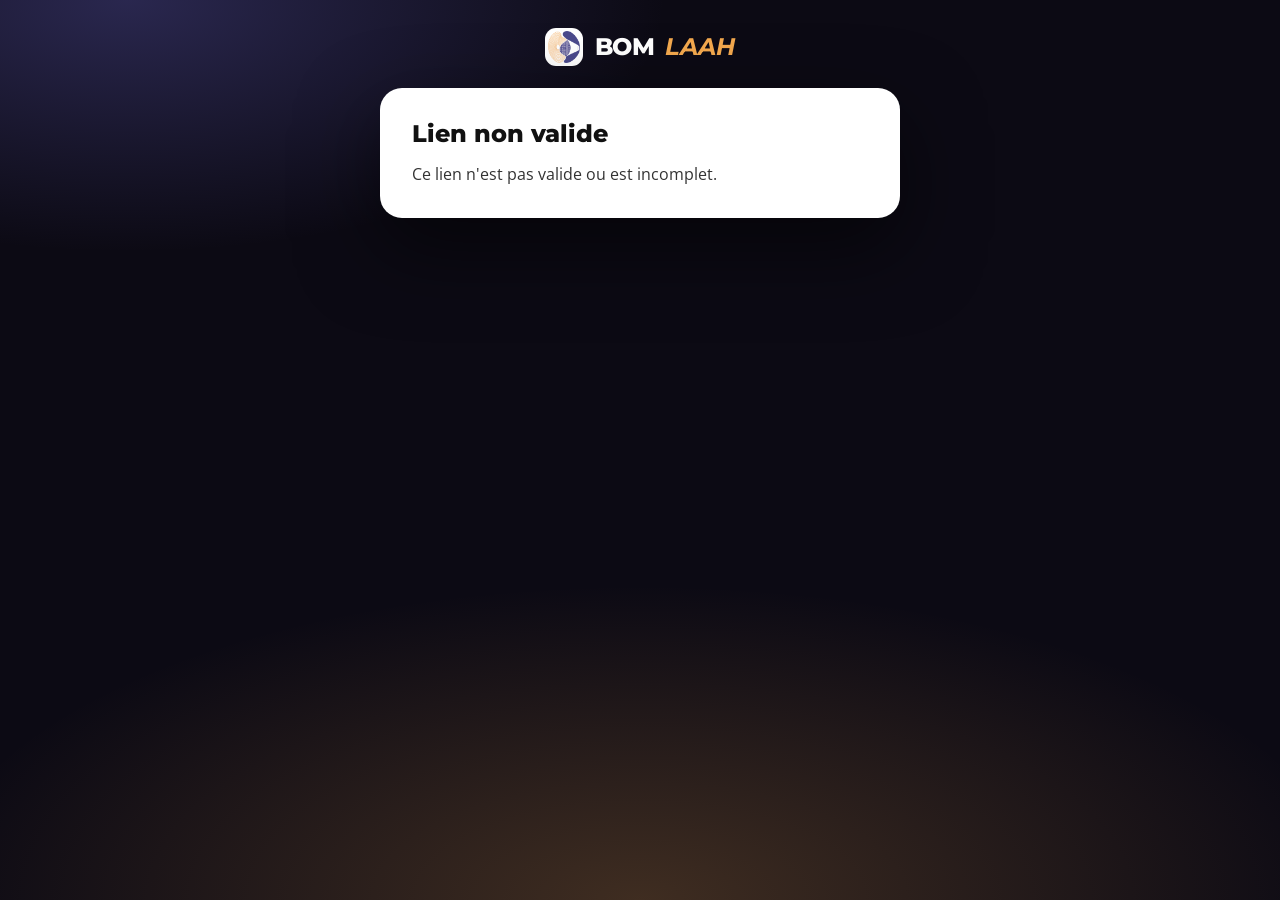
<file: valider/index.html>
<!DOCTYPE html>
<html lang="fr">
<head>
<meta charset="utf-8">
<meta name="viewport" content="width=device-width, initial-scale=1">
<meta name="robots" content="noindex, nofollow">
<meta name="referrer" content="no-referrer">
<meta name="theme-color" content="#101018">
<title>BOMLAAH</title>
<link rel="icon" href="../favicon.ico" sizes="any">
<link rel="icon" type="image/png" sizes="32x32" href="../favicon-32.png">
<link rel="apple-touch-icon" href="../apple-touch-icon.png">
<link rel="preconnect" href="https://fonts.googleapis.com">
<link rel="preconnect" href="https://fonts.gstatic.com" crossorigin>
<link href="https://fonts.googleapis.com/css2?family=Montserrat:ital,wght@0,400;0,600;0,700;0,800;1,700&family=Open+Sans:wght@400;600&display=swap" rel="stylesheet">
<style>
:root{--orange:#F4A94E;--sans:'Open Sans',system-ui,sans-serif;--disp:'Montserrat',system-ui,sans-serif}
*{box-sizing:border-box;margin:0;padding:0}
body{min-height:100vh;min-height:100dvh;background:radial-gradient(80% 50% at 50% 100%,rgba(244,169,78,.22),transparent 70%),radial-gradient(60% 40% at 10% 0%,rgba(110,106,214,.3),transparent 70%),#0C0A14;color:#fff;font-family:var(--sans);line-height:1.55;display:flex;flex-direction:column;align-items:center;padding:28px 18px 48px}
.marque{display:flex;align-items:center;gap:.7rem;font-family:var(--disp);font-weight:800;font-size:1.5rem;letter-spacing:-.02em;text-decoration:none;color:#fff;margin-bottom:22px}
.marque img{width:38px;height:38px;border-radius:11px;background:#fff;padding:3px;object-fit:contain}
.marque i{color:var(--orange);font-weight:700}
.carte{width:100%;max-width:520px;background:#fff;color:#111;border-radius:22px;padding:clamp(1.3rem,4vw,2rem);box-shadow:0 30px 80px rgba(0,0,0,.55)}
h1{font-family:var(--disp);font-weight:800;font-size:1.5rem;line-height:1.2;margin-bottom:.8rem}
.carte p{margin-top:.7rem;color:#333}
.carte a{display:inline-block;margin-top:.8rem;background:var(--orange);color:#000;padding:10px 18px;border-radius:999px;text-decoration:none;font-weight:700}
textarea{width:100%;font:inherit;padding:10px;border:1px solid #bbb;border-radius:10px;margin-top:.4rem}
button{margin-top:.8rem;background:var(--orange);color:#000;border:0;padding:12px 20px;border-radius:999px;font:700 1rem var(--disp);cursor:pointer}
.attente{color:#666}
</style>
</head>
<body>
<a class="marque" href="../"><img src="../logos/bomlaah-embleme.png" alt="" width="38" height="38">BOM<i>LAAH</i></a>
<main class="carte" id="carte"><h1>Un instant…</h1><p class="attente">Traitement en cours.</p></main>
<script src="../config.js"></script>
<script src="../lib/asym.js"></script>
<script>
(function () {
  var q = new URLSearchParams(location.search), a = q.get('a') || '', code = q.get('code') || '';
  var carte = document.getElementById('carte');
  function montrer(titre, corps) {
    carte.innerHTML = '';
    var h = document.createElement('h1'); h.textContent = titre; carte.appendChild(h);
    var d = document.createElement('div'); d.innerHTML = corps; carte.appendChild(d);   // texte produit par notre propre script
    document.title = titre + ' · BOMLAAH';
  }
  if (['accepter', 'forcer', 'refuser', 'refuser_ok', 'oui', 'non'].indexOf(a) === -1 || !code) { montrer('Lien non valide', '<p>Ce lien n\'est pas valide ou est incomplet.</p>'); return; }
  var api = window.ASYM_API || '';
  if (!api) { montrer('Service indisponible', '<p>Réessayez dans quelques instants.</p>'); return; }
  var p = { a: a, code: code };
  if (q.get('t')) p.t = q.get('t');
  if (q.get('m')) p.m = q.get('m');
  ASYM.jsonp(api + '?' + new URLSearchParams(p).toString(), function (r) {
    if (r && r.titre) montrer(r.titre, r.corps || ''); else montrer('Action impossible', '<p>Le serveur n\'a pas pu traiter ce lien. Réessayez ou utilisez l\'espace organisateurs.</p>');
  }, function () { montrer('Pas de réseau', '<p>Vérifiez votre connexion puis rouvrez le lien de l\'e-mail.</p>'); });
})();
</script>
</body>
</html>
</file>
<file: assets/site.css>
/* ============ TOKENS ============ */
:root{
  --salle:#101018;      /* noir cinéma (DA BOMLAAH) */
  --salle-2:#15141F;
  --salle-3:#1D1830;
  --brun:#4B167D;    /* violet profond (DA BOMLAAH) */
  --brun-2:#6A2BB0;
  --or:#FFB347;     /* orange (charte), accent principal */
  --or-doux:#FFD08A;
  --or-sombre:#D98A1F;
  --creme:#F5F1F8;     /* blanc, sections claires */
  --creme-2:#EDE6F5;
  --encre:#0A0A0A;
  --encre-dim:#5C5670;
  --blanc:#FFFFFF;
  --gris:#8F889E;      /* gris (charte), éléments décoratifs */
  --ligne-c:rgba(215,194,255,.14);
  --ligne-o:rgba(215,194,255,.16);
  --disp:'Montserrat',system-ui,-apple-system,'Segoe UI',sans-serif;
  --sans:'Open Sans',system-ui,-apple-system,'Segoe UI',sans-serif;
  --mono:'Montserrat',system-ui,sans-serif;
  --pad:clamp(16px,5vw,64px);
  --r:30px;
  --lav:#D7C2FF;
  --elec:#8B3DFF;
  --ease:cubic-bezier(.2,.8,.2,1);
  --ease-io:cubic-bezier(.7,0,.2,1);
  /* échelle de calques */
  --z-rail:100;--z-nav:200;--z-grain:900;--z-curtain:1000;--z-skip:1100;
}
*{box-sizing:border-box;margin:0;padding:0}
html{scroll-behavior:smooth;-webkit-text-size-adjust:100%}
body{font-family:var(--sans);font-size:17px;line-height:1.62;background:var(--salle);color:var(--blanc);overflow-x:hidden;-webkit-font-smoothing:antialiased}
body::after{content:"";position:fixed;inset:-50%;z-index:var(--z-grain);pointer-events:none;opacity:.07;mix-blend-mode:overlay;
  background-image:url("data:image/svg+xml,%3Csvg xmlns='http://www.w3.org/2000/svg' width='180' height='180'%3E%3Cfilter id='n'%3E%3CfeTurbulence type='fractalNoise' baseFrequency='.85' numOctaves='2' stitchTiles='stitch'/%3E%3C/filter%3E%3Crect width='100%25' height='100%25' filter='url(%23n)'/%3E%3C/svg%3E");
  animation:grain 1.2s steps(5) infinite}
@keyframes grain{0%{transform:translate(0,0)}20%{transform:translate(-3%,2%)}40%{transform:translate(2%,-3%)}60%{transform:translate(-2%,-1%)}80%{transform:translate(3%,3%)}100%{transform:translate(0,0)}}
img,svg{display:block;max-width:100%}
button{font:inherit;color:inherit;background:none;border:0;cursor:pointer;touch-action:manipulation}
a{color:inherit}
:focus-visible{outline:2px solid var(--or);outline-offset:3px;border-radius:3px}
.wrap{max-width:1280px;margin:0 auto;padding-inline:var(--pad)}
section{position:relative}
.sr{position:absolute;width:1px;height:1px;overflow:hidden;clip:rect(0 0 0 0);white-space:nowrap}
.skip{position:absolute;left:-999px;top:8px;z-index:var(--z-skip);background:var(--or);color:var(--salle);padding:.7rem 1rem;border-radius:8px;font-weight:600}
.skip:focus{left:8px}

h2{font-family:var(--disp);font-weight:400;font-size:clamp(2.3rem,5.4vw,4.6rem);line-height:1.02;letter-spacing:-.025em;max-width:17ch}
h2 em,h1 em{font-style:normal;color:var(--or)}
h3{font-family:var(--disp);font-weight:450;letter-spacing:-.012em;line-height:1.1}
.lead{font-size:clamp(1.05rem,1.45vw,1.22rem);line-height:1.65;max-width:54ch;color:rgba(255,255,255,.82)}

/* micro-label façon conducteur de partition */
.cue{display:inline-flex;align-items:center;gap:.8rem;font-family:var(--mono);font-size:.72rem;letter-spacing:.18em;text-transform:uppercase;color:var(--or);margin-bottom:1.4rem}
.cue b{font-weight:500;padding:.28rem .5rem;border:1px solid currentColor;border-radius:4px;letter-spacing:.08em}
.cue::after{content:"";width:46px;height:1px;background:currentColor;opacity:.6}
.paper .cue{color:var(--brun)}

/* Buttons */
.btn{display:inline-flex;align-items:center;justify-content:center;gap:.6rem;min-height:48px;padding:.95rem 1.6rem;border-radius:999px;font-weight:600;font-size:.97rem;text-decoration:none;transition:transform .25s var(--ease),background .25s,color .25s,box-shadow .25s,border-color .25s;white-space:nowrap}
.btn-or{background:var(--or);color:var(--salle)}
.btn-or:hover{background:var(--or-doux);transform:translateY(-2px);box-shadow:0 14px 34px -14px rgba(255,179,71,.7)}
.btn-ghost{border:1px solid rgba(255,255,255,.38);color:var(--blanc)}
.btn-ghost:hover{border-color:var(--or);color:var(--or-doux);transform:translateY(-2px)}
.btn:active{transform:scale(.97)}

/* reveal */
.rv{opacity:0;transform:translateY(22px);transition:opacity .8s var(--ease),transform .8s var(--ease)}
.rv.on{opacity:1;transform:none}
.rv.d1{transition-delay:.08s}.rv.d2{transition-delay:.16s}.rv.d3{transition-delay:.24s}

/* ============ RIDEAU (splash) ============ */
#curtain{position:fixed;inset:0;z-index:var(--z-curtain);overflow:hidden;cursor:pointer}
#curtain .cur{position:absolute;top:0;bottom:0;width:50.5%;transition:transform 1.5s var(--ease-io),opacity .6s 1.1s;
  background:
    linear-gradient(180deg,rgba(0,0,0,.45),transparent 22%,transparent 72%,rgba(0,0,0,.6)),
    repeating-linear-gradient(90deg,#3D0715 0,#7A142F 2.1vw,#5A0D22 3.4vw,#9B2442 4.6vw,#4A0A1B 6.4vw)}
#curtain .l{left:0;transform-origin:0 50%}
#curtain .r{right:0;transform-origin:100% 50%}
#curtain .valance{position:absolute;inset:0 0 auto 0;height:13vh;min-height:70px;z-index:2;transition:transform 1.2s .3s var(--ease-io);
  background:radial-gradient(60px 26px at 50% 100%,transparent 96%,#4A0A1B) 0 0/120px 100%,linear-gradient(#2B0510,#5A0D22)}
#curtain .valance::after{content:"";position:absolute;left:0;right:0;bottom:-6px;height:8px;background:repeating-linear-gradient(90deg,var(--or) 0 3px,transparent 3px 7px);opacity:.75}
#curtain .cur-t{position:absolute;inset:0;z-index:3;display:flex;flex-direction:column;align-items:center;justify-content:center;text-align:center;gap:1rem;transition:opacity .5s,transform .8s var(--ease)}
#curtain .cur-t span{font-family:var(--mono);font-size:.72rem;letter-spacing:.3em;text-transform:uppercase;color:var(--or-doux);opacity:0;animation:fadeUp .8s .15s forwards}
#curtain .cur-t strong{font-family:var(--disp);font-weight:400;font-size:clamp(2.6rem,8vw,6rem);line-height:.95;letter-spacing:-.03em;color:var(--blanc);opacity:0;animation:fadeUp .9s .3s forwards}
#curtain .cur-t strong em{font-style:normal;color:var(--or)}
#curtain .cur-t small{font-family:var(--mono);font-size:.68rem;letter-spacing:.2em;text-transform:uppercase;opacity:0;color:rgba(255,255,255,.55);animation:fadeUp .8s .7s forwards}
@keyframes fadeUp{from{opacity:0;transform:translateY(14px)}to{opacity:1;transform:none}}
#curtain.open .l{transform:scaleX(.06)}
#curtain.open .r{transform:scaleX(.06)}
#curtain.open .cur{opacity:0}
#curtain.open .valance{transform:translateY(-110%)}
#curtain.open .cur-t{opacity:0;transform:scale(1.04)}
#curtain.gone{display:none}

/* ============ NAV ============ */
.nav{position:fixed;inset:0 0 auto 0;z-index:var(--z-nav);transition:background .4s,border-color .4s;border-bottom:1px solid transparent}
.nav::before{content:"";position:absolute;inset:0;z-index:-1;pointer-events:none;background:rgba(0,0,0,0);transition:background .4s}
.nav.solid{border-color:var(--ligne-o)}
.nav.solid::before{background:rgba(0,0,0,.84);-webkit-backdrop-filter:blur(14px);backdrop-filter:blur(14px)}
.nav-in{display:flex;align-items:center;justify-content:space-between;gap:1rem;height:74px}
.brand{display:flex;align-items:center;gap:.7rem;min-height:44px;white-space:nowrap;text-decoration:none;font-family:var(--disp);font-size:1.2rem;letter-spacing:-.01em;position:relative;z-index:3}
.brand svg{width:30px;height:30px}
.brand em{font-style:normal;color:var(--or);}
.links{display:flex;align-items:center;gap:1.8rem;list-style:none}
.links a{white-space:nowrap;text-decoration:none;font-family:var(--mono);font-size:.72rem;letter-spacing:.14em;text-transform:uppercase;opacity:.78;padding:.4rem 0;border-bottom:1px solid transparent;transition:opacity .2s,color .2s,border-color .2s}
.links a:hover,.links a.active{opacity:1;color:var(--or-doux);border-color:var(--or)}
.links .btn{font-family:var(--sans);font-size:.92rem;letter-spacing:0;text-transform:none;opacity:1;color:var(--salle);padding:.7rem 1.25rem;min-height:44px;border:0}
.links .btn:hover{color:var(--salle)}
.nav-r{display:flex;align-items:center;gap:.6rem}
.snd{position:relative;z-index:3;display:inline-flex;align-items:center;gap:.55rem;min-height:44px;padding:0 .9rem;border-radius:999px;border:1px solid rgba(255,255,255,.25);font-family:var(--mono);font-size:.68rem;letter-spacing:.14em;text-transform:uppercase;transition:border-color .2s,color .2s,background .2s}
.snd:hover{border-color:var(--or);color:var(--or-doux)}
.snd[aria-pressed="true"]{background:rgba(255,179,71,.14);border-color:var(--or);color:var(--or-doux)}
.eqi{display:flex;align-items:center;gap:2px;height:14px}
.eqi i{display:block;width:2px;height:4px;background:currentColor;border-radius:1px;transition:height .3s}
.snd[aria-pressed="true"] .eqi i{animation:eqi .9s ease-in-out infinite alternate}
.snd[aria-pressed="true"] .eqi i:nth-child(2){animation-delay:-.3s}
.snd[aria-pressed="true"] .eqi i:nth-child(3){animation-delay:-.6s}
.snd[aria-pressed="true"] .eqi i:nth-child(4){animation-delay:-.15s}
@keyframes eqi{from{height:3px}to{height:14px}}
.burger{display:none;width:46px;height:46px;position:relative;z-index:3}
.burger i{position:absolute;left:11px;right:11px;height:1.5px;background:var(--blanc);transition:transform .35s var(--ease),top .35s var(--ease),opacity .2s}
.burger i:nth-child(1){top:17px}.burger i:nth-child(2){top:23px}.burger i:nth-child(3){top:29px}
.nav.open .burger i:nth-child(1){top:23px;transform:rotate(45deg)}
.nav.open .burger i:nth-child(2){opacity:0}
.nav.open .burger i:nth-child(3){top:23px;transform:rotate(-45deg)}

/* Timecode rail */
.tcrail{position:fixed;left:clamp(12px,2vw,26px);bottom:clamp(12px,2.2vw,24px);z-index:var(--z-rail);display:flex;flex-direction:column;gap:.15rem;font-family:var(--mono);font-size:.66rem;letter-spacing:.12em;text-transform:uppercase;padding:.55rem .75rem;border-radius:8px;background:rgba(0,0,0,.72);backdrop-filter:blur(8px);-webkit-backdrop-filter:blur(8px);border:1px solid var(--ligne-o);color:rgba(255,255,255,.7);pointer-events:none;opacity:0;transform:translateY(8px);transition:opacity .4s,transform .4s var(--ease)}
.tcrail.show{opacity:1;transform:none}
.tcrail .tc-time{color:var(--or);font-size:.8rem;font-variant-numeric:tabular-nums;letter-spacing:.06em}
.tcrail .rec{display:inline-block;width:6px;height:6px;border-radius:50%;background:#FFB347;margin-right:.45rem;animation:blink 1.2s steps(2) infinite}
@keyframes blink{50%{opacity:.15}}

/* ============ HERO ============ */
.hero{min-height:100vh;min-height:100svh;display:flex;flex-direction:column;padding-top:92px;overflow:hidden;isolation:isolate;
  background:radial-gradient(80% 60% at 85% -5%,rgba(255,179,71,.16),transparent 60%),radial-gradient(70% 60% at 0% 100%,rgba(139,61,255,.45),transparent 70%),var(--salle)}
.beam{position:absolute;inset:0;z-index:-1;clip-path:polygon(100% 0,92% 0,0 78%,0 100%,22% 100%);background:linear-gradient(225deg,rgba(255,208,138,.22),rgba(255,208,138,.04) 55%,transparent 80%);animation:flick 5s steps(1) infinite}
.beam canvas{position:absolute;inset:0;width:100%;height:100%}
@keyframes flick{0%,100%{opacity:1}47%{opacity:.86}48%{opacity:1}73%{opacity:.92}74%{opacity:1}}
.projector{position:absolute;right:clamp(10px,3vw,40px);top:112px;width:clamp(54px,6vw,80px);z-index:0;opacity:.85}
.projector .reel{transform-box:fill-box;transform-origin:center;animation:spin 4s linear infinite}
.projector .reel.b{animation-duration:3s}
@keyframes spin{to{transform:rotate(360deg)}}
.big-date{position:absolute;right:-2vw;bottom:14vh;z-index:-1;font-family:var(--disp);font-weight:300;font-size:clamp(9rem,30vw,28rem);line-height:.8;letter-spacing:-.06em;color:transparent;-webkit-text-stroke:1px rgba(255,179,71,.16);user-select:none;pointer-events:none}
.hero-top{padding-top:clamp(.4rem,3vh,2.4rem)}
.hero h1{font-family:var(--disp);font-weight:400;font-size:clamp(2.5rem,9.4vw,8.4rem);line-height:.88;letter-spacing:-.045em}
.hero h1 .ln{display:block;overflow:hidden;padding-bottom:.12em;margin-bottom:-.12em}
.hero h1 .ln>span{display:block;transform:translateY(110%)}
.ready .hero h1 .ln>span{animation:rise 1.3s var(--ease) forwards}
.ready .hero h1 .ln:nth-child(2)>span{animation-delay:.14s}
.hero h1 .ln:nth-child(2){padding-left:clamp(.75rem,5vw,5.5rem)}
@keyframes rise{to{transform:none}}
.hero-sub{margin-top:clamp(1rem,2.4vw,1.8rem);display:flex;gap:1.2rem;align-items:baseline;flex-wrap:wrap;opacity:0}
.ready .hero-sub{animation:fade 1s .7s forwards}
.hero-sub p{font-family:var(--disp);font-style:normal;font-size:clamp(1.15rem,2.1vw,1.7rem);max-width:30ch;line-height:1.3;color:var(--or-doux)}
.listen{display:inline-flex;align-items:center;gap:.5rem;font-family:var(--mono);font-size:.7rem;letter-spacing:.14em;text-transform:uppercase;color:rgba(255,255,255,.7);border-bottom:1px dashed rgba(255,255,255,.35);padding:.5rem 0;min-height:44px}
.listen:hover{color:var(--or-doux);border-color:var(--or)}
.listen svg{width:16px;height:16px}
@keyframes fade{to{opacity:1}}
.stage{position:relative;flex:1;min-height:190px;margin-top:.3rem}
.stage canvas{position:absolute;inset:0;width:100%;height:100%;cursor:crosshair}
.hero-bot{padding-bottom:clamp(1.4rem,4vh,2.6rem);display:grid;grid-template-columns:1.1fr 1fr auto;gap:1.6rem 3rem;align-items:end;opacity:0}
.ready .hero-bot{animation:fade 1s 1s forwards}
.meta-k{font-family:var(--mono);font-size:.68rem;letter-spacing:.16em;text-transform:uppercase;opacity:.6;margin-bottom:.35rem}
.meta-v{font-family:var(--disp);font-size:clamp(1.3rem,2.1vw,1.8rem);line-height:1.15}
.tc{display:flex;gap:.2rem;font-variant-numeric:tabular-nums;align-items:flex-start}
.tc div{min-width:3.3rem;text-align:left}
.tc b{display:block;font-family:var(--mono);font-weight:400;font-size:clamp(1.6rem,2.8vw,2.4rem);line-height:1;color:var(--or)}
.tc .sep{font-family:var(--mono);font-size:clamp(1.6rem,2.8vw,2.4rem);line-height:1;color:rgba(255,179,71,.45);min-width:auto;padding-right:.25rem}
.tc small{font-size:.74rem;opacity:.7;font-family:var(--mono);letter-spacing:.08em}
.hero-cta{display:flex;gap:.8rem;flex-wrap:wrap;justify-content:flex-end}

/* ============ CLAVIER + CHIFFRES ============ */
.stats{background:var(--salle-2);border-block:1px solid var(--ligne-o)}
.keys{position:relative;display:flex;height:clamp(64px,8vw,96px);border-bottom:1px solid var(--ligne-o);user-select:none;-webkit-user-select:none}
.wk{flex:1;border-right:1px solid rgba(0,0,0,.55);background:linear-gradient(180deg,#F0F0F0,#FFFFFF 70%,#DADADA);border-radius:0 0 5px 5px;transition:background .15s,transform .15s;transform-origin:top;cursor:pointer}
.bk{position:absolute;top:0;height:62%;min-width:22px;background:linear-gradient(180deg,#101018,#161616);border-radius:0 0 4px 4px;z-index:2;cursor:pointer;transition:background .15s,transform .15s;transform-origin:top;box-shadow:0 3px 4px rgba(0,0,0,.35)}
.wk.hit{background:linear-gradient(180deg,#FFD08A,var(--or-doux));transform:scaleY(.985)}
.bk.hit{background:linear-gradient(180deg,var(--or-sombre),var(--or));transform:scaleY(.97)}
.stats-g{display:grid;grid-template-columns:repeat(6,1fr)}
.stat{padding:clamp(1.8rem,4vw,2.8rem) 1.3rem;border-left:1px solid var(--ligne-o)}
.stat:first-child{border-left:0;padding-left:0}
.stat b{display:block;font-family:var(--disp);font-weight:350;font-size:clamp(2.8rem,5vw,4.6rem);line-height:1;color:var(--or);font-variant-numeric:tabular-nums;letter-spacing:-.04em}
.stat span{display:block;margin-top:.8rem;font-family:var(--mono);font-size:.72rem;letter-spacing:.1em;text-transform:uppercase;line-height:1.45;opacity:.72;max-width:16ch}

/* ============ PROJET (papier à musique) ============ */
.paper{background-color:var(--creme);color:var(--encre);
  background-image:linear-gradient(to bottom,transparent 0 48px,rgba(0,0,0,.075) 48px 49px,transparent 49px 57px,rgba(0,0,0,.075) 57px 58px,transparent 58px 66px,rgba(0,0,0,.075) 66px 67px,transparent 67px 75px,rgba(0,0,0,.075) 75px 76px,transparent 76px 84px,rgba(0,0,0,.075) 84px 85px,transparent 85px);
  background-size:100% 150px}
.paper h2 em{color:var(--brun)}
.projet{padding:clamp(5rem,11vw,9rem) 0}
.projet-top{display:grid;grid-template-columns:1.1fr .9fr;gap:clamp(2rem,6vw,6rem);align-items:end}
.projet h2{max-width:13ch}
.projet-p{font-size:1.08rem;color:var(--encre-dim)}
.projet-p p+p{margin-top:1.1rem}
.duo{display:grid;grid-template-columns:1fr 1fr;gap:clamp(1rem,2vw,1.6rem);margin-top:clamp(3rem,6vw,5rem)}
.pan{position:relative;border-radius:var(--r);padding:clamp(1.7rem,3.4vw,2.8rem);min-height:380px;display:flex;flex-direction:column;justify-content:space-between;overflow:hidden;text-decoration:none;isolation:isolate;transition:transform .35s var(--ease),box-shadow .35s}
.pan:hover{transform:translateY(-4px);box-shadow:0 30px 60px -30px rgba(0,0,0,.55)}
.pan h3{font-size:clamp(2.1rem,3.6vw,3.2rem);margin-top:.5rem}
.pan p{max-width:34ch;margin-top:.8rem;font-size:1.02rem}
.pan-k{font-family:var(--mono);font-size:.72rem;letter-spacing:.18em;text-transform:uppercase}
.pan-in{display:inline-flex;align-items:center;gap:.7rem;font-weight:600;font-size:.97rem;margin-top:1.6rem}
.pan-in i{display:inline-block;width:38px;height:1.5px;background:currentColor;transition:width .4s var(--ease)}
.pan:hover .pan-in i{width:66px}
.pan-art{position:absolute;right:clamp(1rem,2.5vw,2rem);bottom:clamp(1rem,2.5vw,1.8rem);width:clamp(84px,10vw,124px);z-index:-1}
.pan.matin{background:linear-gradient(155deg,var(--or-doux),var(--or) 75%);color:var(--salle)}
.pan.soir{background:var(--salle);color:var(--blanc)}
.pan.soir .pan-k,.pan.soir .pan-in{color:var(--or)}
.pan.soir p{color:rgba(255,255,255,.8)}
.pendule{transform-box:view-box;transform-origin:80px 168px;animation:swing 1.15s ease-in-out infinite alternate}
@keyframes swing{from{transform:rotate(-24deg)}to{transform:rotate(24deg)}}
.pour{margin-top:clamp(3rem,6vw,5rem);font-family:var(--disp);font-size:clamp(1.4rem,2.6vw,2.2rem);line-height:1.3;max-width:34em;color:var(--encre)}
.pour em{color:var(--brun);font-style:normal;}

/* ============ BANDEAU DÉFILANT ============ */
.mq{background:var(--brun);color:var(--blanc);overflow:hidden;border-block:1px solid rgba(0,0,0,.3);padding:1.1rem 0}
.mq-track{display:flex;width:max-content;animation:mq 42s linear infinite}
.mq:hover .mq-track{animation-play-state:paused}
.mq span{font-family:var(--disp);font-size:clamp(1.8rem,3.6vw,3rem);font-style:normal;padding-inline:1.4rem;white-space:nowrap;display:inline-flex;align-items:center;gap:2.8rem}
.mq span:nth-child(even){font-style:normal;color:transparent;-webkit-text-stroke:1px rgba(255,255,255,.7);font-variation-settings:"SOFT" 0}
.mq svg{width:22px;height:30px;flex:none;color:var(--or)}
@keyframes mq{to{transform:translateX(-50%)}}

/* ============ MASTERCLASS ============ */
.mc{padding:clamp(5rem,11vw,9rem) 0;background:var(--salle)}
.mc-head{display:flex;justify-content:space-between;gap:2rem;align-items:flex-end;flex-wrap:wrap}
.mc-grid{display:grid;grid-template-columns:1fr 1.05fr;gap:clamp(1.5rem,5vw,5rem);margin-top:clamp(2.5rem,5vw,4.5rem);align-items:stretch}
.themes{list-style:none;border-top:1px solid var(--ligne-c);counter-reset:th}
.themes li{border-bottom:1px solid var(--ligne-c);counter-increment:th}
.theme-b{display:flex;width:100%;text-align:left;align-items:baseline;gap:1.1rem;padding:1.4rem .2rem;min-height:56px;font-family:var(--disp);font-size:clamp(1.25rem,2.2vw,1.85rem);line-height:1.2;letter-spacing:-.01em;opacity:.5;transition:opacity .25s,padding .4s var(--ease),color .25s}
.theme-b::before{content:"0" counter(th);font-family:var(--mono);font-size:.72rem;letter-spacing:.1em;flex:none;color:var(--or);transform:translateY(-.3em)}
.theme-b:hover{opacity:.85}
.theme-b[aria-selected="true"]{opacity:1;color:var(--or-doux);padding-left:1rem}
.tpanel{background:linear-gradient(160deg,var(--salle-3),var(--salle-2));border:1px solid var(--ligne-o);border-radius:var(--r);padding:clamp(1.6rem,3.2vw,2.8rem);display:flex;flex-direction:column;justify-content:space-between;gap:1.8rem;min-height:520px;position:relative;overflow:hidden}
.tpanel .art{width:100%;max-width:300px;height:auto;color:var(--or-doux);margin-bottom:1.2rem}
.tpanel h3{font-size:clamp(1.55rem,2.5vw,2.2rem);max-width:20ch}
.tpanel p{margin-top:.9rem;color:rgba(255,255,255,.8);max-width:46ch}
.tpanel ul{list-style:none;margin-top:1.3rem;display:grid;gap:.7rem}
.tpanel li{position:relative;padding-left:1.5rem;font-size:.98rem;color:rgba(255,255,255,.88)}
.tpanel li::before{content:"";position:absolute;left:0;top:.68em;width:.7rem;height:1.5px;background:var(--or)}
.art .st{stroke:currentColor;opacity:.28}
.art .draw{fill:none;stroke:currentColor;stroke-width:2;stroke-linecap:round;stroke-linejoin:round;stroke-dasharray:1;stroke-dashoffset:1;animation:draw 1.8s var(--ease) forwards;animation-delay:var(--d,0s)}
.art .pop{fill:var(--or);opacity:0;transform-box:fill-box;transform-origin:center;animation:pop .5s var(--ease) forwards;animation-delay:var(--d,0s)}
.art .spin{transform-box:fill-box;transform-origin:center;animation:spin 6s linear infinite}
@keyframes draw{to{stroke-dashoffset:0}}
@keyframes pop{from{opacity:0;transform:scale(.3)}to{opacity:1;transform:none}}
.places{display:flex;align-items:center;justify-content:space-between;gap:1rem;flex-wrap:wrap;padding-top:1.3rem;border-top:1px solid var(--ligne-c)}
.seats{display:grid;grid-template-columns:repeat(6,16px);gap:6px 8px}
.seats svg{width:16px;height:18px;color:var(--or);opacity:.3;animation:seat .4s var(--ease) forwards;animation-delay:calc(var(--i)*60ms + .3s)}
@keyframes seat{to{opacity:1}}
.places b{font-family:var(--disp);font-size:1.5rem;font-weight:450}
.places small{display:block;font-family:var(--mono);font-size:.72rem;letter-spacing:.12em;text-transform:uppercase;opacity:.6}
.swap{animation:swapin .5s var(--ease)}
@keyframes swapin{from{opacity:0;transform:translateY(10px)}to{opacity:1;transform:none}}
.mc-foot{margin-top:clamp(2rem,4vw,3rem);display:flex;gap:1.5rem;align-items:center;flex-wrap:wrap}
.mc-foot p{opacity:.72;max-width:48ch}

/* ============ INTERVENANTS ============ */
.int{padding:clamp(4.5rem,9vw,8rem) 0 clamp(5rem,10vw,9rem);background:var(--salle-2)}
.strip{display:flex;gap:10px;height:clamp(380px,56vh,520px);margin-top:clamp(2.2rem,4vw,3.5rem)}
.pan7{position:relative;flex:1 1 0;min-width:0;border-radius:18px;overflow:hidden;text-align:left;background:linear-gradient(180deg,var(--salle-3),#101018);border:1px solid rgba(255,179,71,.16);transition:flex-grow .7s var(--ease),border-color .4s}
.pan7.on{flex-grow:4.2;border-color:rgba(255,179,71,.6)}
.pan7 .bg{position:absolute;inset:0;background-size:cover;background-position:center}
.pan7.teaser .bg{background:radial-gradient(120% 70% at 50% 115%,rgba(75,22,125,.55),transparent 62%),radial-gradient(60% 40% at 50% 0%,rgba(255,179,71,.12),transparent 70%)}
.pan7 .num{position:absolute;left:1rem;top:1rem;font-family:var(--mono);font-size:.68rem;letter-spacing:.14em;color:var(--or);opacity:.8}
.pan7 .wave{position:absolute;left:0;right:0;top:50%;transform:translateY(-50%);height:46%;display:flex;align-items:center;justify-content:center;gap:5px;opacity:.6;transition:opacity .4s}
.pan7 .wave i{display:block;width:2px;border-radius:2px;background:var(--or);height:var(--h);transform-origin:center;animation:eqv 1.6s ease-in-out infinite alternate;animation-delay:var(--dl)}
@keyframes eqv{from{transform:scaleY(.25)}to{transform:scaleY(1)}}
.pan7.on .wave{opacity:.18}
.pan7 .vert{position:absolute;left:50%;bottom:1.2rem;transform:translateX(-50%);writing-mode:vertical-rl;rotate:180deg;font-family:var(--disp);font-style:normal;font-size:1.15rem;white-space:nowrap;transition:opacity .3s;opacity:.85}
.pan7.on .vert{opacity:0}
.pan7 .info{position:absolute;left:1.5rem;right:1.5rem;bottom:1.4rem;opacity:0;transform:translateY(14px);transition:opacity .4s,transform .6s var(--ease);pointer-events:none}
.pan7.on .info{opacity:1;transform:none;transition-delay:.18s}
.pan7 .info h3{font-size:clamp(1.4rem,2.2vw,2rem)}
.pan7 .info p{font-size:.95rem;opacity:.75;margin-top:.35rem}

/* ============ CINÉ-CONCERT ============ */
.cine{padding:clamp(5rem,11vw,9rem) 0;background:linear-gradient(180deg,var(--salle) 0,#0A0A0A 100%)}
.cine-head{display:grid;grid-template-columns:1.1fr .9fr;gap:clamp(2rem,5vw,5rem);align-items:end}
.cine h2{max-width:14ch}
.films{display:grid;grid-template-columns:1fr 1fr;gap:clamp(1.4rem,3vw,2.5rem);margin-top:clamp(3rem,6vw,5rem)}
.film-strip{background:#101018;border-radius:12px;padding:24px 0;position:relative;overflow:hidden;box-shadow:0 30px 60px -30px rgba(0,0,0,.8)}
.film-strip::before,.film-strip::after{content:"";position:absolute;left:0;right:0;height:9px;background:repeating-linear-gradient(90deg,transparent 0 9px,rgba(255,255,255,.2) 9px 21px,transparent 21px 30px);animation:sprocket .5s linear infinite}
.film-strip::before{top:8px}.film-strip::after{bottom:8px}
@keyframes sprocket{to{background-position:30px 0}}
.frame{aspect-ratio:2.39/1;width:calc(100% - 34px);margin:0 auto;overflow:hidden;border-radius:3px;position:relative}
.frame svg{width:100%;height:100%}
.frame::after{content:"";position:absolute;inset:0;pointer-events:none;background:radial-gradient(120% 120% at 50% 50%,transparent 55%,rgba(0,0,0,.55));animation:flick 3.2s steps(1) infinite}
.frame .ftc{position:absolute;right:.6rem;bottom:.45rem;font-family:var(--mono);font-size:.62rem;letter-spacing:.06em;color:rgba(255,255,255,.75);font-variant-numeric:tabular-nums;z-index:2}
.film h3{font-size:clamp(1.8rem,3vw,2.5rem);margin-top:1.6rem}
.film dl{display:flex;gap:2rem;margin-top:1rem;flex-wrap:wrap}
.film dt{font-family:var(--mono);font-size:.72rem;letter-spacing:.14em;text-transform:uppercase;opacity:.55}
.film dd{font-weight:600;margin-top:.15rem}
.film p{margin-top:1rem;color:rgba(255,255,255,.8);max-width:48ch}
.ghost{animation:ghost 5s ease-in-out infinite alternate}
@keyframes ghost{from{transform:translateX(0);opacity:.4}to{transform:translateX(30px);opacity:.12}}
.winlight{animation:winl 4s ease-in-out infinite alternate}
@keyframes winl{from{opacity:.55}to{opacity:.9}}
.sun{animation:sunset 9s ease-in-out infinite alternate}
@keyframes sunset{from{transform:translateY(-6px)}to{transform:translateY(12px)}}
.fork{stroke-dasharray:1;stroke-dashoffset:1;animation:forkd 7s var(--ease) infinite}
.fork-b{animation-delay:3.5s}
@keyframes forkd{0%{stroke-dashoffset:1}30%,55%{stroke-dashoffset:0}80%,100%{stroke-dashoffset:-1}}

.orch{margin-top:clamp(3.5rem,7vw,6rem);display:grid;grid-template-columns:1.05fr .95fr;gap:clamp(2rem,5vw,4.5rem);align-items:center;padding:clamp(1.6rem,4vw,3.2rem);border:1px solid var(--ligne-o);border-radius:var(--r);background:radial-gradient(70% 90% at 30% 100%,rgba(255,179,71,.1),transparent 70%),rgba(0,0,0,.4)}
.stagesvg{width:100%;max-width:560px;margin:0 auto;overflow:visible}
.mus{cursor:pointer;outline:none}
.mus .head{fill:var(--or);transform-box:fill-box;transform-origin:center;animation:play 4.8s ease-in-out infinite;animation-delay:var(--d)}
.mus .stand{stroke:rgba(255,255,255,.4);stroke-width:1.5;fill:none}
.mus .halo{fill:var(--or);opacity:0;transform-box:fill-box;transform-origin:center}
.mus .fly{fill:var(--or-doux);opacity:0;font-family:var(--disp)}
.mus.hit .halo{animation:halo .9s var(--ease)}
.mus.hit .fly{animation:fly 1.4s var(--ease)}
.mus:hover .head,.mus:focus-visible .head{fill:var(--or-doux)}
.mus:focus-visible .stand{stroke:var(--or)}
@keyframes play{0%,70%,100%{transform:scale(1);opacity:.55}12%{transform:scale(1.5);opacity:1}}
@keyframes halo{from{opacity:.5;transform:scale(1)}to{opacity:0;transform:scale(3.4)}}
@keyframes fly{0%{opacity:0;transform:translateY(0)}20%{opacity:1}100%{opacity:0;transform:translateY(-34px)}}
.sound-on .mus .head{animation:none;opacity:.7}
.baton{transform-box:view-box;transform-origin:280px 268px;animation:beat 2s ease-in-out infinite}
@keyframes beat{0%{transform:rotate(8deg)}12%{transform:rotate(34deg)}25%{transform:rotate(0)}37%{transform:rotate(-30deg)}50%{transform:rotate(-4deg)}62%{transform:rotate(26deg)}75%{transform:rotate(4deg)}87%{transform:rotate(-14deg)}100%{transform:rotate(8deg)}}
.orch h3{font-size:clamp(1.8rem,3.1vw,2.7rem)}
.orch p{margin-top:1rem;color:rgba(255,255,255,.82);max-width:46ch}
.orch .hint{display:block;margin-top:1rem;font-family:var(--mono);font-size:.72rem;letter-spacing:.12em;text-transform:uppercase;color:var(--or);opacity:.8}
.orch .btn{margin-top:1.8rem}

/* ============ RÉSIDENCE ============ */
.res{padding:clamp(5rem,11vw,9rem) 0;background:radial-gradient(70% 90% at 100% 0%,var(--brun-2),transparent 65%),var(--brun);overflow:hidden}
.res .cue{color:var(--or-doux)}
.res h2 em{color:var(--or-doux)}
.res-g{display:grid;grid-template-columns:.95fr 1.05fr;gap:clamp(2rem,6vw,5rem);align-items:center}
.res h2{max-width:13ch}
.res .lead{margin-top:1.5rem;color:rgba(255,255,255,.88)}
.signature{margin-top:2.2rem;padding-top:1.4rem;border-top:1px solid rgba(255,255,255,.25);max-width:44ch}
.signature b{font-family:var(--disp);font-style:normal;font-size:1.7rem;font-weight:400;display:block}
.signature span{opacity:.8;font-size:.95rem}
.pages{display:flex;align-items:flex-end;padding:2rem 0 1rem}
.pg{flex:1;min-width:0;margin-left:-4%;background:var(--creme);color:var(--encre);border-radius:6px;padding:10px 8px 12px;box-shadow:0 18px 30px -16px rgba(0,0,0,.6);transform:rotate(var(--rot)) translateY(var(--ty,0));transition:transform .45s var(--ease)}
.pg:first-child{margin-left:0}
.pg:hover{transform:rotate(0) translateY(-14px);z-index:2}
.pg header{font-family:var(--mono);font-size:.66rem;letter-spacing:.12em;text-transform:uppercase;color:var(--brun);display:flex;justify-content:space-between}
.pg svg{width:100%;height:auto;margin-top:6px}
.pg .sl{stroke:rgba(0,0,0,.35);stroke-width:.6}
.pg .n{fill:var(--encre);opacity:0;transform-box:fill-box;transform-origin:center}
.pages.on .pg .n{animation:pop .4s var(--ease) forwards;animation-delay:var(--d)}
.days-cap{margin-top:1.2rem;font-family:var(--disp);font-style:normal;font-size:1.35rem;color:var(--or-doux)}

/* ============ LIEU + BILLET ============ */
.lieu{padding:clamp(5rem,11vw,9rem) 0;overflow:hidden}
.lieu-g{display:grid;grid-template-columns:1.1fr .9fr;gap:clamp(2rem,5vw,5rem);align-items:center}
.lieu .big{font-family:var(--disp);font-weight:400;font-size:clamp(4.2rem,14vw,13rem);line-height:.84;letter-spacing:-.055em;color:var(--encre)}
.lieu .big span{display:block;color:transparent;-webkit-text-stroke:1.5px var(--brun);font-style:normal;font-size:.42em;letter-spacing:-.02em;margin-top:.15em}
.lieu .txt{max-width:40ch;font-size:1.1rem;color:var(--encre-dim);margin-top:1.8rem}
.lieu .txt b{display:block;font-family:var(--disp);font-size:1.6rem;font-weight:450;margin-bottom:.4rem;color:var(--encre)}
.ticket-wrap{perspective:900px}
.ticket{display:grid;grid-template-columns:1fr 92px;background:var(--brun);color:var(--blanc);border-radius:14px;box-shadow:0 40px 70px -30px rgba(0,0,0,.6);transform:rotate(-4deg);transition:transform .25s ease-out;position:relative}
.t-main{padding:1.6rem 1.5rem 1.4rem;border-right:2px dashed rgba(255,255,255,.35);position:relative}
.t-main::before,.t-main::after{content:"";position:absolute;right:-13px;width:24px;height:24px;border-radius:50%;background:var(--creme)}
.t-main::before{top:-12px}.t-main::after{bottom:-12px}
.t-k{font-family:var(--mono);font-size:.64rem;letter-spacing:.2em;text-transform:uppercase;color:var(--or-doux)}
.t-title{font-family:var(--disp);font-size:clamp(1.7rem,3vw,2.3rem);line-height:1;margin-top:.5rem;letter-spacing:-.02em}
.t-title em{font-style:normal;color:var(--or);}
.t-rows{display:grid;grid-template-columns:1fr 1fr;gap:.9rem 1rem;margin-top:1.3rem;padding-top:1rem;border-top:1px solid rgba(255,255,255,.2)}
.t-rows dt{font-family:var(--mono);font-size:.68rem;letter-spacing:.14em;text-transform:uppercase;opacity:.85}
.t-rows dd{font-size:.95rem;font-weight:600}
.t-stub{display:flex;flex-direction:column;align-items:center;justify-content:space-between;padding:1.2rem .6rem}
.t-stub .adm{writing-mode:vertical-rl;font-family:var(--mono);font-size:.62rem;letter-spacing:.3em;text-transform:uppercase;color:var(--or-doux)}
.t-stub .bar{width:44px;height:90px;background:repeating-linear-gradient(0deg,var(--blanc) 0 2px,transparent 2px 4px,var(--blanc) 4px 5px,transparent 5px 9px,var(--blanc) 9px 12px,transparent 12px 14px);opacity:.85}

/* ============ PARTENAIRES ============ */
.par{padding:clamp(4.5rem,9vw,8rem) 0;background:var(--creme-2);color:var(--encre);border-top:1px solid rgba(0,0,0,.1)}
.par h2{max-width:16ch}
.par h2 em{color:var(--brun)}
.par .cue{color:var(--brun)}
.logos{display:grid;grid-template-columns:repeat(4,1fr);gap:1px;background:rgba(0,0,0,.14);border:1px solid rgba(0,0,0,.14);margin-top:clamp(2.2rem,4vw,3.5rem);border-radius:18px;overflow:hidden}
.logo-s{background:var(--creme);height:clamp(110px,14vw,165px);display:flex;align-items:center;justify-content:center;padding:1.4rem;transition:background .25s}
.logo-s:hover{background:#FFFFFF}
.logo-s img{max-height:70%;max-width:80%;object-fit:contain;filter:grayscale(1);opacity:.75;transition:filter .3s,opacity .3s}
.logo-s:hover img{filter:none;opacity:1}
.logo-s .ph{display:flex;flex-direction:column;align-items:center;gap:.55rem;color:rgba(0,0,0,.68);font-family:var(--mono);font-size:.7rem;letter-spacing:.12em;text-transform:uppercase;text-align:center}
.logo-s .ph svg{width:34px;height:34px}

/* ============ INSCRIPTIONS ============ */
.ins{padding:clamp(5rem,11vw,9rem) 0;background:radial-gradient(60% 50% at 50% 0%,rgba(255,179,71,.16),transparent 70%),var(--salle)}
.ins::before{content:"";position:absolute;left:50%;top:0;width:min(560px,90vw);height:340px;transform:translateX(-50%);background:conic-gradient(from 160deg at 50% 0%,transparent 0deg,rgba(255,208,138,.1) 20deg,transparent 40deg);pointer-events:none}
.ins-head{text-align:center;display:flex;flex-direction:column;align-items:center;position:relative}
.ins-head .cue::after{display:none}
.ins-head h2{max-width:16ch}
.tabs{display:flex;gap:6px;margin:clamp(2rem,4vw,3rem) auto 0;padding:6px;border-radius:999px;background:rgba(255,255,255,.06);border:1px solid var(--ligne-c);width:fit-content;max-width:100%}
.tab{padding:.85rem 1.7rem;min-height:46px;border-radius:999px;font-weight:600;font-size:.97rem;transition:background .3s,color .3s;opacity:.75}
.tab[aria-selected="true"]{background:var(--or);color:var(--salle);opacity:1}
.formbox{max-width:860px;margin:clamp(1.8rem,3.5vw,2.8rem) auto 0;background:linear-gradient(170deg,rgba(29,24,48,.72),rgba(21,20,31,.72));border:1px solid var(--ligne-o);border-radius:var(--r);padding:clamp(1.4rem,4vw,3.2rem);position:relative}
.formbox h3{font-size:clamp(1.6rem,2.6vw,2.2rem)}
.formbox .note{opacity:.75;margin-top:.5rem;max-width:52ch;font-size:.98rem}
form{margin-top:2rem;display:grid;grid-template-columns:1fr 1fr;gap:1.4rem 1.6rem}
.f{display:flex;flex-direction:column;gap:.45rem}
.f.full{grid-column:1/-1}
label,legend{font-size:.88rem;font-weight:500;opacity:.88}
input,select,textarea{font:inherit;font-size:16px;color:var(--blanc);background:rgba(255,255,255,.05);border:1px solid rgba(255,255,255,.18);border-radius:12px;padding:.85rem 1rem;min-height:48px;transition:border-color .2s,background .2s;width:100%}
input::placeholder,textarea::placeholder{color:rgba(255,255,255,.4)}
input:hover,select:hover,textarea:hover{border-color:rgba(255,255,255,.34)}
input:focus,select:focus,textarea:focus{outline:none;border-color:var(--or);background:rgba(255,255,255,.08)}
select{appearance:none;-webkit-appearance:none;background-image:url("data:image/svg+xml,%3Csvg xmlns='http://www.w3.org/2000/svg' width='14' height='9' fill='none' stroke='%23FFA800' stroke-width='1.6'%3E%3Cpath d='M1 1.5l6 6 6-6'/%3E%3C/svg%3E");background-repeat:no-repeat;background-position:right 1rem center;padding-right:2.6rem}
select option{color:#101018}
textarea{min-height:112px;resize:vertical}
input:user-invalid,select:user-invalid{border-color:#FF8A7A}
fieldset{border:0;grid-column:1/-1;display:grid;gap:.7rem;min-width:0}
.choices{display:grid;grid-template-columns:1fr 1fr;gap:.7rem}
.choice{position:relative}
.choice input{position:absolute;opacity:0;inset:0;width:100%;height:100%;cursor:pointer}
.choice span{display:flex;align-items:flex-start;gap:.7rem;height:100%;padding:.95rem 1rem;border:1px solid rgba(255,255,255,.18);border-radius:14px;font-size:.95rem;line-height:1.3;transition:border-color .2s,background .2s}
.choice span::before{content:"";flex:none;width:16px;height:16px;margin-top:2px;border-radius:50%;border:1.5px solid rgba(255,255,255,.5);transition:all .2s}
.choice input:checked+span{border-color:var(--or);background:rgba(255,179,71,.1)}
.choice input:checked+span::before{background:var(--or);border-color:var(--or);box-shadow:inset 0 0 0 3px var(--salle-2)}
.choice input:focus-visible+span{outline:2px solid var(--or);outline-offset:2px}
.check{grid-column:1/-1;display:flex;flex-wrap:wrap;gap:.8rem;align-items:flex-start;font-size:.92rem;opacity:.85;font-weight:400}
.check input{width:18px;height:18px;min-height:0;margin-top:3px;accent-color:var(--or);flex:none;padding:0}
.submit-row{grid-column:1/-1;display:flex;align-items:center;gap:1.2rem;flex-wrap:wrap;margin-top:.4rem}
.submit-row small{opacity:.6;font-size:.86rem}
.err{grid-column:1/-1;color:#FFB3A8;font-size:.95rem}
.ferr{color:#FFB3A8;font-size:.86rem;line-height:1.35}
.check .ferr{flex-basis:100%;margin:-.4rem 0 0 calc(18px + .8rem)}
.ok{text-align:center;padding:clamp(1.5rem,4vw,3rem) 0}
.ok svg{margin:0 auto 1.4rem;width:64px;height:64px}
.ok h3{font-size:clamp(1.8rem,3vw,2.5rem)}
.ok p{opacity:.82;margin:1rem auto 1.8rem;max-width:44ch}
.ok-row{display:flex;gap:.8rem;justify-content:center;flex-wrap:wrap}
.wa-i,.ok .wa-i{width:18px;height:18px;margin:0;flex:none}
[hidden]{display:none!important}
.offscreen *,.offscreen *::before,.offscreen *::after{animation-play-state:paused!important}

/* ============ GÉNÉRIQUE (footer) ============ */
footer{background:#101018;padding:clamp(4rem,8vw,6.5rem) 0 2rem;border-top:1px solid var(--ligne-o);text-align:center}
.fin{font-family:var(--disp);font-style:normal;font-weight:300;font-size:clamp(4rem,12vw,9rem);line-height:.9;color:var(--or)}
.fin-sub{font-family:var(--mono);font-size:.72rem;letter-spacing:.24em;text-transform:uppercase;opacity:.6;margin-top:1rem}
.credits{display:grid;gap:1.6rem;max-width:640px;margin:clamp(2.5rem,5vw,4rem) auto 0}
.credits dt{font-family:var(--mono);font-size:.72rem;letter-spacing:.18em;text-transform:uppercase;opacity:.7}
.credits dd{font-family:var(--disp);font-size:clamp(1.25rem,2.2vw,1.6rem);margin-top:.3rem;line-height:1.3}
.credits dd small{display:block;font-family:var(--sans);font-size:.92rem;opacity:.7;margin-top:.3rem}
.legal{margin-top:clamp(3rem,6vw,4.5rem);padding-top:1.4rem;border-top:1px solid rgba(255,255,255,.1);display:flex;justify-content:space-between;gap:1rem;flex-wrap:wrap;font-size:.84rem;opacity:.55;text-align:left}

/* ============ RESPONSIVE ============ */
@media (max-width:1100px){
  .links{gap:1.2rem}
}
@media (max-width:1020px){
  .stats-g{grid-template-columns:repeat(3,1fr)}
  .stat:nth-child(4){border-left:0;padding-left:0}
  .stat:nth-child(n+4){border-top:1px solid var(--ligne-o)}
  .hero-bot{grid-template-columns:1fr 1fr}
  .hero-cta{grid-column:1/-1;justify-content:flex-start}
  .projet-top,.cine-head,.mc-grid,.res-g,.orch,.lieu-g{grid-template-columns:1fr}
  .logos{grid-template-columns:repeat(3,1fr)}
  .ticket-wrap{max-width:520px}
}
@media (max-width:1080px){
  .burger{display:block}
  .snd-l{display:none}
  .links{position:fixed;inset:0;z-index:2;flex-direction:column;align-items:stretch;justify-content:center;gap:0;padding:90px var(--pad) 2rem;background:radial-gradient(80% 60% at 50% 0%,var(--brun-2),transparent 70%),var(--brun);transform:translateX(100%);transition:transform .45s var(--ease-io);overflow-y:auto}
  .nav.open .links{transform:none}
  .links li{border-bottom:1px solid rgba(255,255,255,.14)}
  .links a{display:block;padding:1.1rem 0;font-family:var(--disp);font-size:2rem;letter-spacing:-.01em;text-transform:none;opacity:1;border:0}
  .links a:hover{color:var(--or-doux)}
  .links li:last-child{border:0;margin-top:1.6rem}
  .links .btn{display:flex;font-size:1.05rem;padding:1rem}
  .tcrail{display:none}
}
@media (max-width:820px){
  .duo,.films{grid-template-columns:1fr}
  .strip{flex-direction:column;height:auto}
  .pan7{flex:none;height:76px;transition:height .6s var(--ease),border-color .4s}
  .pan7.on{height:300px}
  .pan7 .vert{writing-mode:horizontal-tb;rotate:none;left:3.4rem;bottom:auto;top:50%;transform:translateY(-50%)}
  .pan7 .num{top:50%;transform:translateY(-50%)}
  .pan7.on .num{top:1rem;transform:none}
  .pan7 .wave{height:60%;justify-content:flex-end;padding-right:1.4rem}
  .logos{grid-template-columns:repeat(2,1fr)}
  .stats-g{grid-template-columns:repeat(2,1fr)}
  .stat{border-left:0!important;padding-left:0!important;border-top:1px solid var(--ligne-o)}
  .stat:nth-child(-n+2){border-top:0}
  .stat:nth-child(even){padding-left:1.3rem!important;border-left:1px solid var(--ligne-o)!important}
  .big-date{bottom:24vh}
}
@media (max-width:620px){
  body{font-size:16px}
  .hero-bot{grid-template-columns:1fr}
  .hero-cta .btn{flex:1 1 100%}
  form,.choices{grid-template-columns:1fr}
  .tab{padding:.8rem 1.1rem;font-size:.92rem}
  .pan{min-height:340px}
  .tpanel{min-height:0}
  .ticket{grid-template-columns:1fr 70px}
  .t-stub .bar{width:34px}
  .tc div{min-width:2.7rem}
  .projector{display:none}
}
/* ---- iPhone / Safari ---- */
a,button,[role=button],.theme-b,.pan7{touch-action:manipulation;-webkit-tap-highlight-color:transparent}
input:not([type=checkbox]):not([type=radio]),textarea{-webkit-appearance:none;appearance:none}
.links{overscroll-behavior:contain}
@media (hover:none),(max-width:820px){
  body::after{display:none}                       /* grain animé + mix-blend plein écran : trop lourd sur iPhone */
  .btn:hover,.pan:hover{transform:none;box-shadow:none}   /* évite le survol « collé » après un tap */
  .pan:hover .pan-in i{width:38px}
}
/* garde-fous : aucune colonne de grille ne doit élargir la page */
.projet-top>*,.duo>*,.mc-grid>*,.cine-head>*,.films>*,.orch>*,.res-g>*,.lieu-g>*,.hero-bot>*,.stats-g>*{min-width:0}
@media (max-width:620px){
  .pg header span:last-child{display:none}
  .pg{padding:8px 6px 10px}
}
@media (max-width:400px){
  .nav-in{gap:.5rem}
  .nav-r{gap:.35rem}
  .brand{font-size:1rem;gap:.5rem}
  .brand svg{width:26px;height:26px}
  .snd{padding:0 .75rem}
  .tc div{min-width:2.4rem}
  .t-rows{grid-template-columns:1fr}
}
.ok-qr{margin:0 auto 1.6rem;display:flex;flex-direction:column;align-items:center;gap:.9rem}
.ok-qr .carte{background:#fff;padding:12px;border-radius:26px;box-shadow:0 0 60px rgba(255,179,71,.35),0 24px 60px rgba(0,0,0,.6)}
.ok-qr canvas{display:block;width:min(260px,64vw);height:auto;border-radius:14px}
.ok-qr .ok-code{font-family:"Courier New",monospace;font-weight:700;font-size:1.7rem;letter-spacing:.1em;color:var(--or)}
.ok-qr small{color:var(--blanc);opacity:.85;max-width:34ch;line-height:1.5}
@media (prefers-reduced-motion:reduce){
  html{scroll-behavior:auto}
  *,*::before,*::after{animation-duration:.001ms!important;animation-iteration-count:1!important;transition-duration:.001ms!important}
  body::after{animation:none}
  .hero h1 .ln>span{transform:none}
  .hero-sub,.hero-bot{opacity:1}
  .rv{opacity:1;transform:none}
  .mq-track{animation:none}
}
/* ============ TYPO LE MIRI (Montserrat + Open Sans) ============ */
h1,h2,h3,.hero h1{font-family:var(--disp)}
.hero h1{font-weight:800;letter-spacing:-.03em;line-height:.95;max-width:100%}
h2{font-weight:800;letter-spacing:-.02em;line-height:1.08}
h3{font-weight:700;letter-spacing:-.01em}
h1 em,h2 em,h3 em,.brand em,.t-title em,#curtain .cur-t strong em{font-style:italic;font-weight:700;color:var(--or)}
.paper h2 em,.par h2 em{color:var(--brun)}
.hero-sub p{font-family:var(--sans);font-style:italic;font-weight:500}
.cue,.meta-k,.stat span,.pan-k,.film dt,.t-k,.t-rows dt,.credits dt,.links a,.snd,.listen,.places small,.orch .hint,.tc small,.pg header,.fin-sub,.tcrail{font-weight:600}
.tc b,.tcrail .tc-time{font-family:var(--disp);font-weight:700;font-variant-numeric:tabular-nums}
.brand{font-weight:700}
.stat b{font-weight:800}
.theme-b{font-weight:600}
.pour{font-family:var(--disp);font-weight:500;letter-spacing:-.01em}
.pour em{font-style:italic;font-weight:700;color:var(--brun)}
.lieu .big{font-weight:800;font-size:clamp(3.6rem,11vw,11.5rem)}
.lieu .big span{font-style:italic;font-weight:700;-webkit-text-stroke:1.5px var(--brun)}
.mq span{font-weight:800;font-style:italic}
.mq span:nth-child(even){font-style:normal;font-weight:700}
.signature b,.days-cap{font-style:italic;font-weight:700}
.fin{font-weight:800;font-style:italic}
.pan7 .vert{font-style:italic;font-weight:600}
.pan7 .num{opacity:1}
/* Résidence sur or : texte sombre */
.res{background:radial-gradient(70% 90% at 100% 0%,var(--or-doux),transparent 65%),var(--or);color:var(--salle)}
.res .cue,.res h2 em,.days-cap{color:var(--salle)}
.res h2 em{color:var(--salle)}
.res .lead{color:rgba(0,0,0,.88)}
.signature{border-color:rgba(0,0,0,.3)}
.pg .n{fill:var(--salle)}
.pg header{color:var(--brun)}
/* gris de la charte : éléments décoratifs */
.big-date{-webkit-text-stroke-color:rgba(123,123,123,.38)}
.tcrail{border-color:rgba(123,123,123,.45)}
.pg .sl{stroke:var(--gris);opacity:.6}
.film dt,.credits dt,.fin-sub{color:#B5B5B5;opacity:1}
.t-k,.t-rows dt,.t-stub .adm{color:#FFFFFF;opacity:1}
.par .cue,.par h2 em{color:var(--brun-2)}
#curtain .cur-t strong{font-weight:800;letter-spacing:-.03em}
/* ============ BOMLAAH : DA violet / ambre, doux et aéré ============ */
body{font-size:17px;line-height:1.78}
body::after,.tcrail,.big-date,.projector{display:none!important}
.wrap{max-width:1240px}
.cue b{display:none}
.cue{font-size:.7rem;letter-spacing:.26em;font-weight:600;color:var(--lav);margin-bottom:1.7rem}
.cue::after{width:34px;opacity:.35}
.paper .cue,.par .cue{color:var(--brun-2)}
h2{font-weight:700;letter-spacing:-.028em;line-height:1.14;max-width:19ch}
h2 em,h1 em,h3 em{font-style:normal;font-weight:700;color:var(--or)}
.paper h2 em,.par h2 em,.pour em{color:var(--elec)}
.lead{color:rgba(245,241,248,.76);line-height:1.85;max-width:56ch}
.projet,.mc,.cine,.res,.lieu,.ins{padding-block:clamp(6.5rem,13vw,12rem)}
.int,.par{padding-block:clamp(5.5rem,11vw,10rem)}
.projet-top,.mc-grid,.cine-head,.films,.duo{gap:clamp(2.4rem,6vw,6.5rem)}
.duo{gap:clamp(1.4rem,3vw,2.4rem);margin-top:clamp(4rem,8vw,7rem)}
.mc-grid{margin-top:clamp(3.5rem,6vw,6rem)}
.films{margin-top:clamp(4rem,8vw,7rem)}
.orch{margin-top:clamp(4.5rem,9vw,8rem)}

/* navigation */
.nav.solid::before{background:rgba(16,16,24,.78)}
.nav.solid{border-color:rgba(215,194,255,.1)}
.brand{font-weight:800;letter-spacing:.02em}
.links a{font-size:.7rem;letter-spacing:.16em;font-weight:600;opacity:.7}
.links a:hover,.links a.active{color:var(--lav);border-color:var(--lav)}

/* boutons */
.btn{font-weight:600;letter-spacing:.01em}
.btn-or{box-shadow:0 12px 32px -16px rgba(255,179,71,.7)}
.btn-ghost{border-color:rgba(215,194,255,.4)}
.btn-ghost:hover{border-color:var(--lav);color:var(--lav)}

/* héro : visuel de la DA */
.hero{background:var(--salle)}
.hero::before{content:"";position:absolute;inset:0;z-index:-3;background:url(../img/hero.jpg) 80% 30%/cover no-repeat;opacity:.95}
.hero::after{content:"";position:absolute;inset:0;z-index:-2;background:linear-gradient(90deg,var(--salle) 0,rgba(16,16,24,.9) 26%,rgba(16,16,24,.35) 60%,rgba(16,16,24,.05) 100%),linear-gradient(0deg,var(--salle) 0,rgba(16,16,24,0) 34%)}
.beam{opacity:.3}
.stage{opacity:.28;min-height:110px}
.hero h1{font-weight:800;font-size:clamp(3rem,10.5vw,8.8rem);letter-spacing:-.045em;line-height:.9}
.hero h1 .ln:nth-child(2){padding-left:0}
.hero-sub{margin-top:clamp(1.4rem,3vw,2.4rem)}
.hero-sub p{font-family:var(--sans);font-style:normal;font-weight:500;font-size:clamp(1.1rem,1.9vw,1.55rem);max-width:34ch;line-height:1.45;color:var(--lav)}
.meta-k{opacity:.55}
.tc b{color:var(--or);font-weight:600}
.hero-bot{gap:2rem 4rem}

/* chiffres */
.stats{background:var(--salle-2);border-block:1px solid rgba(215,194,255,.1)}
.stat{padding-block:clamp(2.4rem,5vw,3.8rem)}
.stat b{font-weight:300;letter-spacing:-.04em;color:var(--or)}
.stat span{opacity:.62}
.keys{opacity:.9}

/* projet : papier lavande, sans portées */
.paper{background-image:none;background-color:var(--creme)}
.projet{background:linear-gradient(180deg,var(--creme),#EFE8F7)}
.projet-p{color:var(--encre-dim);line-height:1.85}
.pan{border-radius:var(--r);min-height:420px}
.pan:hover{box-shadow:0 36px 70px -40px rgba(75,22,125,.55)}
.pan.matin{background:linear-gradient(155deg,#E4D6FF,var(--lav) 70%);color:var(--encre)}
.pan.soir{background:linear-gradient(180deg,rgba(43,16,85,.5),rgba(16,16,24,.9)),url(../img/univers-1.jpg) center 28%/cover;color:var(--blanc)}
.pan.soir .pan-art{opacity:.55}
.pour{font-weight:500;color:var(--encre);max-width:36em;line-height:1.45}

/* grande image « deux univers » */
.banner{position:relative;min-height:clamp(460px,78vh,720px);display:flex;align-items:flex-end;padding-bottom:clamp(3rem,8vw,6.5rem);text-align:center;isolation:isolate;overflow:hidden;background:var(--salle)}
.banner::before{content:"";position:absolute;inset:0;z-index:-2;background:url(../img/deux-univers.jpg) center/cover no-repeat}
.banner::after{content:"";position:absolute;inset:0;z-index:-1;background:linear-gradient(180deg,var(--creme) 0,rgba(16,16,24,.5) 22%,rgba(16,16,24,.35) 55%,var(--salle) 100%)}
.banner-in{width:100%;display:flex;flex-direction:column;align-items:center}
.banner-k{font-family:var(--mono);font-weight:600;font-size:.72rem;letter-spacing:.3em;text-transform:uppercase;color:var(--or)}
.banner h2{margin-top:1.4rem;max-width:none;font-size:clamp(2.2rem,6.2vw,5.4rem);line-height:1.08}

/* masterclass / intervenants / ciné */
.tpanel{background:linear-gradient(160deg,rgba(75,22,125,.38),rgba(21,20,31,.7));border-color:rgba(215,194,255,.14);box-shadow:0 50px 90px -60px rgba(0,0,0,.9)}
.theme-b[aria-selected="true"]{color:var(--lav)}
.pan7{border-color:rgba(215,194,255,.14)}
.pan7.on{border-color:rgba(255,179,71,.45)}
.pan7.teaser .bg{background:radial-gradient(120% 70% at 50% 115%,rgba(139,61,255,.4),transparent 62%),radial-gradient(60% 40% at 50% 0%,rgba(215,194,255,.1),transparent 70%)}
.cine{background:linear-gradient(180deg,var(--salle) 0,#0D0C16 100%)}
.film-strip{border-radius:18px}
.orch{border-radius:var(--r);border-color:rgba(215,194,255,.14);background:rgba(215,194,255,.03)}

/* résidence : violet profond */
.res{background:radial-gradient(70% 90% at 100% 0%,rgba(139,61,255,.5),transparent 65%),linear-gradient(160deg,#37106A,var(--brun));color:var(--blanc)}
.res .cue,.days-cap{color:var(--or-doux)}
.res h2 em{color:var(--or)}
.res .lead{color:rgba(245,241,248,.86)}
.signature{border-color:rgba(255,255,255,.2)}
.pg .n{fill:var(--encre)}
.pg{border-radius:10px}

/* lieu + billet */
.lieu{background:linear-gradient(180deg,#EFE8F7,var(--creme))}
.lieu .big{font-weight:800;color:var(--brun);font-size:clamp(2.8rem,7.6vw,7.6rem);line-height:.95;letter-spacing:-.04em}
.lieu .big span{-webkit-text-stroke:0;color:var(--elec);font-style:normal;font-weight:600;font-size:.26em;letter-spacing:0}
.ticket{background:linear-gradient(150deg,var(--brun),#2B0F55);border-radius:20px;box-shadow:0 44px 80px -40px rgba(43,15,85,.8)}
.t-main::before,.t-main::after{background:#F2ECF8}

/* partenaires */
.par{background:var(--creme-2)}
.logos{border-radius:24px;background:rgba(75,22,125,.12);border-color:rgba(75,22,125,.12)}
.logo-s{background:var(--creme)}

/* inscriptions */
.ins{background:radial-gradient(60% 50% at 50% 0%,rgba(139,61,255,.24),transparent 70%),var(--salle)}
.ins::before{opacity:.45}
.formbox{border-color:rgba(215,194,255,.16);border-radius:var(--r);box-shadow:0 50px 90px -60px rgba(0,0,0,.9)}
.tabs{background:rgba(215,194,255,.06);border-color:rgba(215,194,255,.14)}
input:focus,select:focus,textarea:focus{border-color:var(--lav)}
.ok-qr .carte{box-shadow:0 0 70px rgba(139,61,255,.45),0 24px 60px rgba(0,0,0,.6)}

/* pied de page */
footer{background:var(--salle);border-top:1px solid rgba(215,194,255,.1)}
.fin{font-weight:800;font-style:normal;font-size:clamp(3.2rem,11vw,8.5rem);letter-spacing:-.04em;line-height:1;background:linear-gradient(90deg,var(--lav),var(--or));-webkit-background-clip:text;background-clip:text;color:transparent;-webkit-text-fill-color:transparent}
.fin-sub{color:var(--lav);opacity:.75;letter-spacing:.16em}
.film dt,.credits dt{color:var(--lav);opacity:.7}
.t-k,.t-rows dt,.t-stub .adm{color:var(--or-doux)}
.big-date{display:none}
@media (max-width:820px){
  .hero::before{background-position:70% 18%}
  .hero::after{background:linear-gradient(180deg,rgba(16,16,24,.45) 0,rgba(16,16,24,.8) 45%,var(--salle) 100%)}
  .banner::after{background:linear-gradient(180deg,var(--creme) 0,rgba(16,16,24,.55) 18%,rgba(16,16,24,.45) 60%,var(--salle) 100%)}
}


/* ============ LÉGER ET PREMIUM : sections claires, lavande et blanc ============ */
:root{--clair:#FBF9FD;--clair-2:#F3EEFA;--blanc-v:#FFFFFF;--txt:#1A1428;--txt-2:#5E5772;--trait:rgba(75,22,125,.12);--ombre:0 30px 70px -44px rgba(75,22,125,.35)}
.stats,.mc,.int,.cine,.ins{color:var(--txt)}
.stats{background:var(--clair);border-block:1px solid var(--trait)}
.stat{border-color:var(--trait)}
.stat b{color:var(--brun-2);font-weight:300}
.stat span{color:var(--txt-2);opacity:1}
.keys{border-color:var(--trait)}
.wk{border-right-color:rgba(75,22,125,.12);background:linear-gradient(180deg,#F6F2FB,#FFFFFF 70%,#E9E0F5)}
.bk{background:linear-gradient(180deg,#2A1750,#3A2368)}
.wk.hit{background:linear-gradient(180deg,#D7C2FF,#EFE6FF)}
.bk.hit{background:linear-gradient(180deg,#6A2BB0,#8B3DFF)}
.cue{color:var(--brun-2)}
.mc .cue,.int .cue,.cine .cue,.ins .cue,.stats .cue{color:var(--brun-2)}
h2,h3{color:var(--txt)}
.hero h2,.res h2,.banner h2{color:var(--blanc)}
.mc h2 em,.int h2 em,.cine h2 em,.ins h2 em,.orch h3 em{color:var(--elec)}
.mc .lead,.int .lead,.cine .lead,.ins .lead{color:var(--txt-2)}
.projet{background:linear-gradient(180deg,var(--clair),var(--clair-2))}
.banner::after{background:linear-gradient(180deg,var(--clair-2) 0,rgba(16,16,24,.5) 20%,rgba(16,16,24,.35) 55%,var(--clair) 100%)}
/* masterclass */
.mc{background:var(--clair)}
.themes,.themes li{border-color:var(--trait)}
.theme-b{color:var(--txt);opacity:.55}
.theme-b::before{color:var(--elec)}
.theme-b:hover{opacity:.9}
.theme-b[aria-selected="true"]{color:var(--brun);opacity:1}
.tpanel{background:var(--blanc-v);border:1px solid var(--trait);box-shadow:var(--ombre)}
.tpanel h3{color:var(--txt)}
.tpanel p,.tpanel li{color:var(--txt-2)}
.tpanel li::before{background:var(--elec)}
.tpanel .art{color:var(--brun-2)}
.art .pop{fill:var(--elec)}
.places{border-color:var(--trait)}
.places b{color:var(--txt)}
.places small{color:var(--txt-2);opacity:1}
.seats svg{color:var(--elec)}
.mc-foot p{color:var(--txt-2);opacity:1}
/* intervenants */
.int{background:var(--clair-2)}
.pan7{background:linear-gradient(180deg,#FFFFFF,#EFE6FB);border:1px solid var(--trait);box-shadow:0 18px 40px -30px rgba(75,22,125,.3)}
.pan7.on{border-color:rgba(139,61,255,.45)}
.pan7.teaser .bg{background:radial-gradient(120% 70% at 50% 115%,rgba(139,61,255,.18),transparent 62%)}
.pan7 .num{color:var(--brun-2)}
.pan7 .wave i{background:var(--elec)}
.pan7 .vert,.pan7 .info h3{color:var(--txt)}
.pan7 .info p{color:var(--txt-2);opacity:1}
/* ciné-concert */
.cine{background:var(--clair)}
.cover{position:relative;border-radius:26px;overflow:hidden;aspect-ratio:16/10;box-shadow:var(--ombre);background:var(--clair-2)}
.cover img{width:100%;height:100%;object-fit:cover;display:block;transition:transform 1.2s var(--ease)}
.film:hover .cover img{transform:scale(1.035)}
.film:nth-child(1) .cover img{object-position:50% 30%}
.film:nth-child(2) .cover img{object-position:68% 30%}
.cover::after{content:"";position:absolute;inset:0;background:linear-gradient(180deg,transparent 60%,rgba(16,16,24,.5))}
.cover .ftc{position:absolute;right:1rem;bottom:.8rem;z-index:2;font-family:var(--mono);font-size:.66rem;letter-spacing:.08em;color:rgba(255,255,255,.85);font-variant-numeric:tabular-nums}
.film h3{color:var(--txt)}
.film dt{color:var(--txt-2);opacity:1}
.film dd{color:var(--txt)}
.film p{color:var(--txt-2)}
.orch{background:var(--blanc-v);border:1px solid var(--trait);box-shadow:var(--ombre)}
.orch h3{color:var(--txt)}
.orch p{color:var(--txt-2)}
.orch .hint{color:var(--brun-2)}
.mus .head{fill:var(--elec)}
.mus .halo{fill:var(--elec)}
.mus .fly{fill:var(--brun-2)}
.mus .stand{stroke:rgba(75,22,125,.35)}
.mus:hover .head,.mus:focus-visible .head{fill:var(--brun-2)}
/* inscriptions */
.ins{background:radial-gradient(60% 45% at 50% 0%,rgba(139,61,255,.12),transparent 70%),var(--clair-2)}
.ins::before{display:none}
.tabs{background:rgba(75,22,125,.06);border-color:var(--trait)}
.tab{color:var(--txt)}
.tab[aria-selected="true"]{background:var(--brun);color:#fff}
.formbox{background:var(--blanc-v);border:1px solid var(--trait);box-shadow:var(--ombre)}
.formbox h3{color:var(--txt)}
.formbox .note,.submit-row small{color:var(--txt-2);opacity:1}
label,legend{color:var(--txt);opacity:1}
input,select,textarea{color:var(--txt);background:#FBF9FD;border-color:rgba(75,22,125,.2)}
input::placeholder,textarea::placeholder{color:rgba(26,20,40,.4)}
input:hover,select:hover,textarea:hover{border-color:rgba(75,22,125,.4)}
input:focus,select:focus,textarea:focus{border-color:var(--elec);background:#fff}
select{background-image:url("data:image/svg+xml,%3Csvg xmlns='http://www.w3.org/2000/svg' width='14' height='9' fill='none' stroke='%234B167D' stroke-width='1.6'%3E%3Cpath d='M1 1.5l6 6 6-6'/%3E%3C/svg%3E")}
.choice span{border-color:rgba(75,22,125,.2);color:var(--txt)}
.choice span::before{border-color:rgba(75,22,125,.45)}
.choice input:checked+span{border-color:var(--elec);background:rgba(139,61,255,.07)}
.choice input:checked+span::before{background:var(--elec);border-color:var(--elec);box-shadow:inset 0 0 0 3px #fff}
.check{color:var(--txt);opacity:1}
.check input{accent-color:var(--elec)}
.err,.ferr{color:#B3261E}
.ok p{color:var(--txt-2);opacity:1}
.ok svg{stroke:var(--elec)}
.ok-qr small{color:var(--txt-2)}
.ok-qr .ok-code{color:var(--brun)}
.ok-qr .carte{box-shadow:0 0 0 1px var(--trait),var(--ombre)}
/* pied de page : violet nuit, plus léger que le noir */
footer{background:linear-gradient(180deg,#1B1030,#120B22)}
@media (max-width:820px){
  .banner::after{background:linear-gradient(180deg,var(--clair-2) 0,rgba(16,16,24,.55) 18%,rgba(16,16,24,.45) 60%,var(--clair) 100%)}
}

/* ============ BOMLAAH : pages, date, nom, équipe, partenaires ============ */
/* hero : bloc date */
.hero-bot{grid-template-columns:auto 1fr;gap:1.8rem 5rem;align-items:end}
.hero-bot .hero-cta{grid-column:1/-1;justify-content:flex-start}
.hero-bot .meta-k{white-space:nowrap}
.datebox{display:flex;align-items:flex-end;gap:1.1rem}
.d13{font-family:var(--disp);font-weight:800;font-size:clamp(4.6rem,10vw,8rem);line-height:.78;letter-spacing:-.07em;color:var(--or)}
.dm b{display:block;font-family:var(--disp);font-size:clamp(1.05rem,1.8vw,1.4rem);font-weight:700;line-height:1.1}
.dm small{display:block;margin-top:.3rem;font-family:var(--mono);font-size:.7rem;font-weight:600;letter-spacing:.2em;text-transform:uppercase;color:var(--lav)}
.hero .cue{max-width:48ch;line-height:1.5}
.hero-sub p{font-style:italic}

/* projet : définition, nom, fusions */
.projet-top{align-items:center}
.defn{font-family:var(--disp);font-weight:500;font-size:clamp(1.25rem,2.1vw,1.7rem);line-height:1.45;color:var(--txt);letter-spacing:-.01em}
.nom{margin-top:clamp(3.5rem,7vw,6rem);padding:clamp(2rem,5vw,4rem);border-radius:var(--r);background:linear-gradient(150deg,#FFFFFF,#F1EAFB);border:1px solid var(--trait);box-shadow:var(--ombre);text-align:center}
.nom-k{font-family:var(--mono);font-size:.7rem;letter-spacing:.3em;text-transform:uppercase;font-weight:600;color:var(--brun-2)}
.nom-w{margin-top:.8rem;font-family:var(--disp);font-weight:800;font-size:clamp(2.8rem,9vw,7rem);line-height:1;letter-spacing:-.05em;background:linear-gradient(90deg,var(--brun),var(--elec));-webkit-background-clip:text;background-clip:text;color:transparent;-webkit-text-fill-color:transparent}
.nom-d{margin:1.2rem auto 0;max-width:30ch;font-family:var(--disp);font-weight:500;font-size:clamp(1.3rem,2.4vw,1.9rem);line-height:1.35;color:var(--txt)}
.nom-d b{font-weight:700;color:var(--brun)}
.nom-s{margin:1rem auto 0;max-width:52ch;color:var(--txt-2);line-height:1.75}
.fusions{margin-top:2.2rem;display:grid;grid-template-columns:1fr 1fr;gap:1rem;text-align:left}
.fusions div{padding:1.3rem 1.4rem;border-radius:20px;background:rgba(139,61,255,.06);border:1px solid var(--trait)}
.fusions b{display:block;font-family:var(--disp);font-weight:700;font-size:1.15rem;color:var(--brun)}
.fusions b i{font-style:normal;color:var(--elec);padding-inline:.2em}
.fusions span{display:block;margin-top:.4rem;color:var(--txt-2);font-size:.97rem;line-height:1.6}
.pan-n{margin-top:1rem;font-family:var(--mono);font-size:.7rem;font-weight:600;letter-spacing:.16em;text-transform:uppercase;opacity:.8}
.pan.matin p{color:#2b2340}
.pourqui{margin-top:clamp(3.5rem,7vw,6rem)}
.pq-k{font-family:var(--mono);font-size:.7rem;letter-spacing:.3em;text-transform:uppercase;font-weight:600;color:var(--brun-2);margin-bottom:1.2rem}
.pourqui ul{list-style:none;display:grid;grid-template-columns:repeat(4,1fr);gap:1.4rem 2rem}
.pourqui li{padding-top:1rem;border-top:1px solid var(--trait)}
.pourqui b{display:block;font-family:var(--disp);font-weight:700;font-size:1.05rem;color:var(--txt)}
.pourqui span{display:block;margin-top:.3rem;color:var(--txt-2);font-size:.92rem;line-height:1.55}

/* organisation */
.orga{padding-block:clamp(5.5rem,11vw,10rem);background:var(--clair);color:var(--txt)}
.orga .cue{color:var(--brun-2)}
.orga h2 em{color:var(--elec)}
.orga-g{margin-top:clamp(2.5rem,5vw,4rem);display:grid;grid-template-columns:1fr 1fr;gap:clamp(1rem,2.4vw,2rem)}
.porteur{display:flex;gap:1.5rem;align-items:center;padding:clamp(1.5rem,3vw,2.4rem);border-radius:var(--r);background:var(--blanc-v);border:1px solid var(--trait);box-shadow:var(--ombre)}
.porteur h3{font-size:clamp(1.5rem,2.4vw,2rem);margin-top:.3rem;color:var(--txt)}
.porteur p{margin-top:.6rem;color:var(--txt-2);max-width:38ch;line-height:1.65}
.tag{display:inline-block;font-family:var(--mono);font-size:.68rem;font-weight:600;letter-spacing:.2em;text-transform:uppercase;color:var(--brun-2)}
.p-logo{flex:none;width:clamp(84px,11vw,130px);height:auto;object-fit:contain}
.av{display:inline-grid;place-items:center;flex:none;width:44px;height:44px;border-radius:50%;background:linear-gradient(145deg,var(--elec),var(--brun));color:#fff;font-family:var(--disp);font-weight:700;font-size:.9rem;letter-spacing:.02em}
.av-l{width:64px;height:64px;font-size:1.15rem}
.av-xl{width:clamp(84px,11vw,120px);height:clamp(84px,11vw,120px);font-size:clamp(1.6rem,3vw,2.2rem)}

/* lieu */
.lieu .big{font-size:clamp(2.8rem,7.6vw,7.6rem)}
.yel-logo{margin-top:2rem;width:clamp(140px,16vw,188px);height:auto}
.lieu .txt{max-width:46ch}

/* partenaires : logos sur tuiles blanches */
.par{background:var(--clair-2);border-top:0}
.logos{list-style:none;grid-template-columns:repeat(3,1fr);gap:clamp(.8rem,1.6vw,1.2rem);background:none;border:0;border-radius:0;overflow:visible}
.logo-s{background:var(--blanc-v);border:1px solid var(--trait);border-radius:22px;height:clamp(120px,15vw,170px);padding:clamp(1.2rem,2.4vw,2rem);box-shadow:0 18px 40px -34px rgba(75,22,125,.4);transition:transform .35s var(--ease),box-shadow .35s}
.logo-s:hover{background:var(--blanc-v);transform:translateY(-3px);box-shadow:var(--ombre)}
.logo-s img{max-height:100%;max-width:100%;width:auto;height:auto;filter:none;opacity:1}
.wordmark{font-family:var(--disp);font-weight:800;font-size:clamp(1.1rem,2vw,1.6rem);line-height:1.15;letter-spacing:-.01em;text-align:center;color:var(--brun)}

/* formulaire masterclass : groupes */
.grp{grid-column:1/-1;display:grid;grid-template-columns:1fr 1fr;gap:1.4rem 1.6rem}
.grp[hidden]{display:none}

/* pied de page : logo coproducteur */
.credits dd.cr-logo{display:flex;justify-content:center;margin-top:.7rem}
.credits dd.cr-logo img{width:clamp(130px,16vw,170px);height:auto}

/* pages secondaires : bandeau en-tête */
.phead{position:relative;isolation:isolate;overflow:hidden;color:#fff;padding:calc(74px + clamp(4rem,9vw,8rem)) 0 clamp(4rem,8vw,7rem);background:var(--salle)}
.phead::before{content:"";position:absolute;inset:0;z-index:-2;background:var(--ph-img) 70% 30%/cover no-repeat}
.phead::after{content:"";position:absolute;inset:0;z-index:-1;background:linear-gradient(90deg,var(--salle) 0,rgba(16,16,24,.88) 34%,rgba(16,16,24,.3) 75%,rgba(16,16,24,.1) 100%),linear-gradient(0deg,var(--clair) 0,rgba(251,249,253,0) 14%)}
.phead .cue{color:var(--lav)}
.phead h1{font-family:var(--disp);font-weight:800;font-size:clamp(3rem,9vw,7.4rem);line-height:.95;letter-spacing:-.045em;color:#fff}
.phead .lead{margin-top:1.5rem;max-width:46ch;color:var(--lav);font-size:clamp(1.05rem,1.7vw,1.3rem);line-height:1.6}
.chips{list-style:none;display:flex;flex-wrap:wrap;gap:.6rem;margin-top:2rem}
.chips li{padding:.55rem 1.05rem;border-radius:999px;border:1px solid rgba(215,194,255,.4);background:rgba(16,16,24,.4);font-size:.86rem;font-weight:600;color:#fff;-webkit-backdrop-filter:blur(8px);backdrop-filter:blur(8px)}

/* masterclass : fiche + équipe */
.tag{margin-bottom:.4rem}
.tpanel .tag{display:block;margin-top:.4rem}
.who{list-style:none;margin-top:1.4rem;display:grid;gap:.9rem}
.tpanel .who li{padding:0;display:flex;align-items:center;gap:.9rem;color:var(--txt)}
.tpanel .who li::before{display:none}
.who b{display:block;font-family:var(--disp);font-weight:700;color:var(--txt)}
.who small{display:block;color:var(--txt-2);font-size:.88rem}
.tpanel .btn{align-self:flex-start}
.team{margin-top:clamp(2.2rem,4vw,3.5rem);display:grid;grid-template-columns:repeat(3,1fr);gap:clamp(.9rem,2vw,1.4rem)}
.pers{display:flex;gap:1.1rem;align-items:flex-start;padding:1.5rem;border-radius:24px;background:var(--blanc-v);border:1px solid var(--trait);box-shadow:0 18px 40px -34px rgba(75,22,125,.4)}
.pers h3{font-size:1.2rem;color:var(--txt)}
.pers .role{margin-top:.25rem;color:var(--brun);font-weight:600;font-size:.93rem;line-height:1.4}
.pers .mc-l{margin-top:.6rem;color:var(--txt-2);font-size:.85rem;line-height:1.5}
.pers .bio{margin-top:.7rem;color:var(--txt-2);font-size:.93rem;line-height:1.6}
.av-img{width:64px;height:64px;border-radius:50%;object-fit:cover;flex:none}
.mc-head h2,.cine-head h2{max-width:16ch}

/* bandeau d'appel à l'action */
.cta-band{padding:clamp(4rem,8vw,7rem) 0;background:linear-gradient(160deg,#37106A,var(--brun));color:#fff}
.cta-in{display:flex;align-items:center;justify-content:space-between;gap:2rem;flex-wrap:wrap}
.cta-band h2{color:#fff;font-size:clamp(1.9rem,4vw,3.2rem);max-width:18ch}
.cta-band p{margin-top:.8rem;color:var(--lav)}

/* résidence sur la page ciné-concert */
.res{padding-block:clamp(5.5rem,11vw,10rem)}

@media (max-width:1020px){
  .hero-bot{grid-template-columns:auto 1fr;gap:1.6rem 2.4rem}
  .team{grid-template-columns:repeat(2,1fr)}
  .pourqui ul{grid-template-columns:repeat(2,1fr)}
  .orga-g{grid-template-columns:1fr}
}
@media (max-width:820px){
  .logos{grid-template-columns:repeat(2,1fr)}
  .fusions,.grp{grid-template-columns:1fr}
  .phead::before{background-position:72% 20%}
  .phead::after{background:linear-gradient(180deg,rgba(16,16,24,.5) 0,rgba(16,16,24,.86) 55%,rgba(16,16,24,.95) 100%),linear-gradient(0deg,var(--clair) 0,rgba(251,249,253,0) 10%)}
}
@media (max-width:620px){
  .hero-bot{grid-template-columns:1fr}
  .datebox{gap:.9rem}
  .team{grid-template-columns:1fr}
  .pourqui ul{grid-template-columns:1fr}
  .porteur{flex-direction:column;align-items:flex-start}
}

.pan.soir h3{color:#fff}
.pan.soir .pan-n{color:var(--lav)}

select{background-repeat:no-repeat;background-position:right 1rem center;background-size:14px 9px}
.hero .cue,.phead .cue{color:var(--lav)}

/* ============ HERO : scène de ciné-concert ============ */
.hero-scene{--p:0;--w:min(86vw,900px);--ar:2.6/1;--top:clamp(80px,10svh,104px);position:relative;display:flex;flex-direction:column;align-items:center;min-height:100svh;padding-top:var(--top);background:#07070d;overflow:hidden;isolation:isolate}
.hero-scene::before,.hero-scene::after{display:none}
.scene-fond{position:absolute;inset:0;z-index:0;translate:0 calc(var(--p) * 22px);background:radial-gradient(60% 46% at 50% 24%,rgba(139,61,255,.4),transparent 72%),radial-gradient(90% 40% at 50% 100%,rgba(255,179,71,.15),transparent 70%),linear-gradient(#07070d,#0d0b18 58%,#140c26)}
.hero-top{position:relative;z-index:3;width:var(--w);aspect-ratio:var(--ar);display:grid;place-items:center;padding:0}
.ecran{position:absolute;inset:0;z-index:0;translate:0 calc(var(--p) * -40px);opacity:0;transform:translateY(-7%) scale(1.14)}
.ready .ecran{animation:camEcran 3.2s var(--ease) forwards}
@keyframes camEcran{from{opacity:.25;transform:translateY(-7%) scale(1.14)}to{opacity:1;transform:none}}
.ecran-cadre{position:absolute;inset:0;border-radius:10px;overflow:hidden;background:#000;box-shadow:0 0 0 1px rgba(215,194,255,.38),0 0 80px rgba(139,61,255,.55),0 0 220px rgba(139,61,255,.28)}
.ecran::after{content:"";position:absolute;left:6%;right:6%;top:100%;height:70px;background:linear-gradient(rgba(139,61,255,.3),transparent);filter:blur(14px);pointer-events:none}
.vue{position:absolute;inset:0;background-size:cover;background-position:center;opacity:0;animation:fondu 18s linear infinite}
.v1{background-image:url(../img/hero.jpg)}
.v2{background-image:url(../img/deux-univers.jpg);animation-delay:-12s}
.v3{background-image:url(../img/univers-2.jpg);animation-delay:-6s}
@keyframes fondu{0%{opacity:0;transform:scale(1.04)}6%{opacity:1}33%{opacity:1}40%{opacity:0;transform:scale(1.15)}100%{opacity:0;transform:scale(1.15)}}
.ecran-voile{position:absolute;inset:0;background:radial-gradient(70% 95% at 50% 50%,rgba(7,7,13,.68),rgba(7,7,13,.16));animation:flick 5s steps(1) infinite}
.titre-carte{position:relative;z-index:2;text-align:center;padding:0 clamp(.8rem,3vw,2rem);display:flex;flex-direction:column;align-items:center;gap:.5rem}
.hero-scene .cue{margin:0;color:var(--lav);font-size:.7rem;letter-spacing:.3em;justify-content:center}
.hero-scene .cue::after{display:none}
.hero-scene h1{font-weight:800;font-size:clamp(2.8rem,10.4vw,8.6rem);line-height:.92;letter-spacing:-.045em;color:#fff;text-shadow:0 0 36px rgba(215,194,255,.6),0 0 120px rgba(139,61,255,.75)}
.hero-scene h1 .ln{overflow:visible;padding:0;margin:0}
.hero-scene h1 .ln>span{transform:none;opacity:0;filter:blur(14px)}
.ready .hero-scene h1 .ln>span{animation:emerge 1.9s .9s var(--ease) forwards}
@keyframes emerge{from{opacity:0;transform:scale(.8) translateY(12px);filter:blur(14px)}to{opacity:1;transform:none;filter:blur(0)}}
.sig{font-family:var(--sans);font-style:italic;font-weight:500;font-size:clamp(1rem,2vw,1.55rem);color:var(--lav);line-height:1.35;opacity:0}
.ready .sig,.ready .coprod{animation:fade 1.1s 1.6s forwards}
.coprod{display:flex;align-items:center;justify-content:center;gap:.7rem;margin-top:.3rem;font-family:var(--mono);font-size:.66rem;font-weight:600;letter-spacing:.2em;text-transform:uppercase;color:rgba(245,241,248,.78);opacity:0}
.coprod img{height:clamp(22px,3vw,32px);width:auto}
/* orchestre */
.orch-h{position:relative;z-index:1;display:block;width:min(100vw,940px);height:auto;margin-top:clamp(-1.4rem,-2vw,-.4rem);translate:0 calc(var(--p) * 30px);scale:calc(1 + var(--p) * .05);opacity:0;transform:translateY(16%) scale(1.12)}
.ready .orch-h{animation:camOrch 3.2s .15s var(--ease) forwards}
@keyframes camOrch{from{opacity:0;transform:translateY(16%) scale(1.12)}to{opacity:1;transform:none}}
.orch-h .persp{stroke:rgba(215,194,255,.12);stroke-width:1;fill:none}
.orch-h .corps{fill:#07070d;stroke:rgba(215,194,255,.4);stroke-width:1.2}
.orch-h .chef{stroke:rgba(255,208,138,.7)}
.orch-h .inst{fill:none;stroke:#FFB347;stroke-width:2.4;stroke-linecap:round;opacity:.25;animation:inst 2.2s ease-in-out infinite}
@keyframes inst{0%,100%{opacity:.2}45%{opacity:1;filter:drop-shadow(0 0 5px #FFB347)}}
.orch-h .baton-h{transform-box:fill-box;transform-origin:0 100%;animation:batonH 1.8s ease-in-out infinite}
@keyframes batonH{0%,100%{transform:rotate(-16deg)}50%{transform:rotate(14deg)}}
/* faisceau du projecteur : du fond de la salle vers l'écran */
.hero-scene .beam{position:absolute;left:0;right:0;bottom:0;top:6%;z-index:2;inset-inline:0;clip-path:polygon(47% 100%,53% 100%,84% 0,16% 0);background:linear-gradient(0deg,rgba(255,208,138,0),rgba(255,208,138,.16) 45%,rgba(215,194,255,.08));animation:flick 5s steps(1) infinite;pointer-events:none}
.hero-scene .stage{position:absolute;left:0;right:0;top:44%;bottom:0;min-height:0;margin:0;z-index:2;opacity:.34}
.hero-scene .hero-bot{position:relative;z-index:4;display:flex;flex-direction:column;align-items:center;gap:1rem;padding-top:0;padding-bottom:clamp(1.4rem,3.5vh,2.4rem);text-align:center;opacity:0}
.ready .hero-scene .hero-bot{animation:fade 1s 1.4s forwards}
.hero-scene .listen{min-height:36px;padding:.2rem 0}
.hero-info{display:flex;align-items:flex-end;justify-content:center;gap:clamp(1.4rem,5vw,4rem);flex-wrap:wrap}
.hero-scene .hero-cta{justify-content:center;grid-column:auto}
.hero-scene .meta-k{text-align:left}
@media (max-width:700px){
  .hero-scene{--w:92vw;--ar:1/1.12}
  .hero-scene h1{font-size:clamp(2.6rem,15vw,4.4rem)}
  .orch-h{width:118vw;max-width:none}
  .hero-info{flex-direction:column;align-items:center;gap:1.1rem}
  .hero-scene .meta-k{text-align:center}
  .hero-scene .hero-cta .btn{flex:1 1 100%}
}
@media (max-height:760px) and (min-width:701px){ .hero-scene{--ar:3/1} }
@media (prefers-reduced-motion:reduce){
  .ecran,.orch-h{opacity:1;transform:none}
  .hero-scene h1 .ln>span,.sig,.coprod{opacity:1;filter:none}
}

/* fiches intervenants : portrait + biographie dépliable */
.team{grid-template-columns:repeat(3,1fr);align-items:start}
.pers{flex-direction:column;gap:0;padding:0;overflow:hidden;align-items:stretch}
.pers-photo{display:block;width:100%;height:auto;aspect-ratio:4/5;object-fit:cover;object-position:50% 20%;border-radius:0;background:var(--clair-2)}
.pers-init{display:grid;place-items:center;background:linear-gradient(150deg,var(--elec),var(--brun));color:#fff;font-family:var(--disp);font-weight:800;font-size:3.4rem;letter-spacing:-.02em}
.pers-txt{padding:1.2rem 1.4rem 1.4rem}
.pers h3{font-size:1.3rem}
.bio{margin-top:1rem;border-top:1px solid var(--trait);padding-top:.9rem}
.bio summary{cursor:pointer;font-family:var(--mono);font-size:.72rem;font-weight:700;letter-spacing:.18em;text-transform:uppercase;color:var(--brun-2);list-style:none;display:flex;align-items:center;justify-content:space-between;min-height:36px}
.bio summary::-webkit-details-marker{display:none}
.bio summary::after{content:"+";font-size:1.2rem;transition:transform .3s}
.bio[open] summary::after{transform:rotate(45deg)}
.bio p{margin-top:.8rem;font-size:.93rem;line-height:1.7;color:var(--txt-2)}
@media (max-width:1020px){.team{grid-template-columns:repeat(2,1fr)}}
@media (max-width:620px){.team{grid-template-columns:1fr}.pers-photo{aspect-ratio:1/1}}

/* MYLL Production × YELAM'S */
.logos-h{display:flex;align-items:center;justify-content:center;gap:1.1rem;margin-top:.6rem}
.logos-h img{height:clamp(34px,4.6vw,56px);width:auto}
.logos-h .x,.credits dd.cr-logo .x{font-family:var(--disp);font-weight:700;font-size:1.6rem;color:var(--lav)}
.credits dd.cr-logo{display:flex;align-items:center;justify-content:center;gap:1.1rem}
.credits dd.cr-logo img{height:56px;width:auto}
.p-yel{width:clamp(110px,13vw,170px)}
.lieu-solo{grid-template-columns:1fr;justify-items:center}
.lieu-solo .ticket-wrap{width:min(100%,560px)}
.orga-g .porteur p{max-width:none}
@media (max-width:620px){.logos-h img{height:30px}}

#curtain .cur-logos{opacity:0;animation:fadeUp .8s .15s forwards}
#curtain .cur-logos .x{font-size:1.6rem;letter-spacing:0;text-transform:none;color:var(--lav);opacity:1;animation:none}

/* cartes « Deux univers » plus compactes ; photo d'Illman cadrée sur le visage */
.pan{min-height:300px}
.pan p{margin-top:.6rem;font-size:.97rem}
.pan h3{font-size:clamp(1.8rem,3vw,2.5rem)}
.pan-n{font-weight:600}
.pers-photo[src$="illman-toure.jpg"]{object-position:22% 20%}
@media (max-width:620px){.pan{min-height:260px}}

.ins-liens{display:flex;flex-wrap:wrap;justify-content:center;gap:.8rem 1.8rem;margin:1.2rem 0 .4rem}
.ins-liens a{display:inline-flex;align-items:center;gap:.6rem;font-weight:600;font-size:.95rem;color:var(--violet,#5B2BB0);text-decoration:none;padding:.5rem 0;border-bottom:1.5px solid currentColor}
.ins-liens a i{display:inline-block;width:22px;height:1.5px;background:currentColor;transition:width .3s}
.ins-liens a:hover i{width:38px}

.films{align-items:start}
.cover.affiche{aspect-ratio:4/5}
.film:nth-child(1) .cover.affiche img{object-position:50% 50%}

/* retours client : boutons plus voyants, logo, horaires */
.brand-logo{width:34px;height:34px;border-radius:10px;background:#fff;padding:3px;object-fit:contain}
.pan-btn{display:inline-flex;align-items:center;gap:.8rem;align-self:flex-start;padding:.95rem 1.7rem;border-radius:999px;font-weight:700;font-size:1.02rem;box-shadow:0 14px 30px -14px rgba(0,0,0,.5);transition:transform .25s,box-shadow .25s}
.pan-btn i{width:22px;height:2px;background:currentColor}
.pan.matin .pan-btn{background:#3F1D7A;color:#fff}
.pan.soir .pan-btn{background:var(--or);color:#1a1020}
.pan:hover .pan-btn{transform:translateY(-2px);box-shadow:0 18px 36px -14px rgba(0,0,0,.6)}
.pan:hover .pan-btn i{width:34px}
.ins-liens{gap:1rem 1.4rem;margin:1.6rem 0 1.2rem}
.ins-liens a{border:0;padding:1rem 1.9rem;border-radius:999px;font-weight:700;font-size:1.05rem;color:#fff;box-shadow:0 14px 30px -14px rgba(60,20,120,.55);transition:transform .25s,box-shadow .25s}
.ins-liens a.b-mc{background:#3F1D7A}
.ins-liens a.b-cc{background:var(--or);color:#1a1020}
.ins-liens a:hover{transform:translateY(-2px);box-shadow:0 18px 36px -14px rgba(60,20,120,.7)}
.ins-liens a i{width:24px;height:2px;background:currentColor}
.ins-liens a:hover i{width:36px}
.hor{display:block;margin-top:.15rem;font-family:var(--mono);font-size:.74rem;letter-spacing:.08em;opacity:.7}
.av-img{object-position:50% 20%}
.av-img[src$="illman-toure.jpg"]{object-position:22% 20%}

.pers-photo[src$="florent-galaty.jpg"],.av-img[src$="florent-galaty.jpg"]{object-position:50% 12%}

/* ============ PAGE PREMIÈRE ÉDITION ============ */
.ed-stats-g{display:grid;grid-template-columns:repeat(5,1fr)}
.ed-stats .stat b i{font-style:normal}
.ed-recit,.ed-matin,.ed-pub,.ed-par{padding:clamp(4.5rem,9vw,8rem) 0}
.ed-recit-g{display:grid;grid-template-columns:1fr 1.1fr;gap:clamp(2rem,6vw,5rem);align-items:start}
.ed-p{font-size:clamp(1.02rem,1.3vw,1.15rem);line-height:1.8;margin-bottom:1.1rem;color:var(--encre)}
.ed-kpi{list-style:none;display:grid;grid-template-columns:repeat(3,1fr);gap:1px;margin-top:clamp(2.5rem,5vw,4rem);background:rgba(0,0,0,.12);border:1px solid rgba(0,0,0,.12);border-radius:18px;overflow:hidden}
.ed-kpi li{background:var(--creme);padding:clamp(1.4rem,3vw,2.2rem)}
.ed-kpi b{display:block;font-family:var(--disp);font-weight:800;font-size:clamp(2.2rem,4.4vw,3.6rem);line-height:1;color:var(--brun-2);letter-spacing:-.03em}
.ed-kpi small{font-size:.5em;font-weight:600;opacity:.7}
.ed-kpi span{display:block;margin-top:.8rem;font-size:.95rem;line-height:1.6;color:var(--encre-dim)}
.ed-gal{padding:clamp(4.5rem,9vw,8rem) 0;background:var(--salle)}
.ed-grid{display:grid;grid-template-columns:repeat(3,1fr);gap:clamp(.6rem,1.2vw,1rem);margin-top:clamp(2rem,4vw,3.2rem)}
.ed-grid .ph{display:block;padding:0;border-radius:14px;overflow:hidden;aspect-ratio:3/2;background:var(--salle-3);cursor:zoom-in;position:relative}
.ed-grid .ph.big{grid-column:span 2;grid-row:span 2;aspect-ratio:auto}
.ed-grid .ph img{width:100%;height:100%;object-fit:cover;transition:transform .6s var(--ease)}
.ed-grid .ph:hover img,.ed-grid .ph:focus-visible img{transform:scale(1.04)}
.ed-grid .ph:focus-visible{outline:2px solid var(--or);outline-offset:3px}
.ed-mc{list-style:none;margin:clamp(2rem,4vw,3rem) 0 clamp(2rem,4vw,3rem);border-top:1px solid rgba(0,0,0,.14)}
.ed-mc li{display:flex;gap:clamp(1rem,3vw,2.2rem);padding:1.4rem 0;border-bottom:1px solid rgba(0,0,0,.14);align-items:baseline}
.ed-mc .n{font-family:var(--disp);font-weight:300;font-size:clamp(1.8rem,3.4vw,2.8rem);color:var(--brun-2);min-width:2.4ch;letter-spacing:-.03em}
.ed-mc h3{font-family:var(--disp);font-weight:700;font-size:clamp(1.1rem,1.9vw,1.5rem);line-height:1.25;color:var(--encre)}
.ed-mc p{margin-top:.3rem;color:var(--encre-dim)}
.paper .lead{color:var(--encre-dim)}
.ed-soir{padding:clamp(4.5rem,9vw,8rem) 0;background:var(--salle-2)}
.ed-soir-g{display:grid;grid-template-columns:1.1fr 1fr;gap:clamp(2rem,6vw,5rem);align-items:start}
.ed-soir .btn{margin-top:1.8rem}
.ed-films{list-style:none;display:grid;gap:1rem}
.ed-films li{padding:1.3rem 1.5rem;border:1px solid var(--ligne-o);border-left:3px solid var(--or);border-radius:12px;background:rgba(215,194,255,.05)}
.ed-films b{display:block;font-family:var(--disp);font-weight:700;font-size:1.3rem}
.ed-films span{opacity:.7;font-size:.95rem}
.ed-orch-k{margin:2rem 0 .9rem;font-family:var(--mono);font-size:.72rem;letter-spacing:.18em;text-transform:uppercase;color:var(--or);font-weight:600}
.ed-tags{list-style:none;display:flex;flex-wrap:wrap;gap:.5rem}
.ed-tags li{padding:.4rem .85rem;border:1px solid rgba(215,194,255,.3);border-radius:999px;font-size:.85rem;font-weight:600}
.ed-pub-g{display:grid;grid-template-columns:1fr 1.1fr;gap:clamp(2rem,6vw,5rem);align-items:center}
.ed-bars{list-style:none;display:grid;gap:1rem}
.ed-bars li{display:grid;grid-template-columns:1fr auto;gap:.3rem .8rem;align-items:baseline;font-size:.95rem}
.ed-bars span{font-weight:600;color:var(--encre)}
.ed-bars b{font-family:var(--disp);font-weight:800;color:var(--brun-2)}
.ed-bars i{grid-column:1/-1;height:10px;border-radius:99px;background:rgba(0,0,0,.08);position:relative;overflow:hidden}
.ed-bars i::after{content:"";position:absolute;inset:0 auto 0 0;width:calc(var(--w)*3%);background:linear-gradient(90deg,var(--brun-2),var(--elec));border-radius:99px}
.ed-tem{padding:clamp(4.5rem,9vw,7rem) 0;background:var(--salle)}
.ed-pl{list-style:none;display:grid;grid-template-columns:repeat(3,1fr);gap:1px;margin:clamp(2rem,4vw,3rem) 0;background:rgba(0,0,0,.14);border:1px solid rgba(0,0,0,.14);border-radius:18px;overflow:hidden}
.ed-pl li{background:var(--creme);padding:1.3rem 1.5rem}
.ed-pl b{display:block;font-family:var(--disp);font-weight:700;color:var(--encre);margin-bottom:.3rem}
.ed-pl span{font-size:.92rem;line-height:1.55;color:var(--encre-dim)}
.ed-lb{border:0;background:rgba(8,8,14,.96);width:100vw;max-width:100vw;height:100vh;max-height:100vh;padding:0;color:#fff}
.ed-lb::backdrop{background:rgba(8,8,14,.9)}
.ed-lb[open]{display:flex;align-items:center;justify-content:center}
.ed-lb img{max-width:min(92vw,1400px);max-height:88vh;width:auto;height:auto;object-fit:contain;border-radius:8px}
.ed-lb button{position:absolute;width:48px;height:48px;border-radius:50%;background:rgba(255,255,255,.12);font-size:1.8rem;line-height:1;display:grid;place-items:center}
.ed-lb button:hover{background:rgba(255,255,255,.24)}
.ed-lb .x{top:1rem;right:1rem}.ed-lb .pv{left:1rem;top:50%}.ed-lb .nx{right:1rem;top:50%}
@media (max-width:1020px){.ed-stats-g{grid-template-columns:repeat(3,1fr)}.ed-pl{grid-template-columns:repeat(2,1fr)}}
@media (max-width:820px){.ed-recit-g,.ed-soir-g,.ed-pub-g{grid-template-columns:1fr}.ed-kpi{grid-template-columns:1fr}.ed-grid{grid-template-columns:repeat(2,1fr)}.ed-grid .ph.big{grid-column:span 2;grid-row:auto;aspect-ratio:3/2}}
@media (max-width:620px){.ed-stats-g{grid-template-columns:repeat(2,1fr)}.ed-pl{grid-template-columns:1fr}.ed-stats .stat{border-left:0;padding-left:0}}
.ed-done{font-family:var(--disp);font-weight:700;font-size:clamp(1.1rem,2vw,1.5rem);line-height:1.3;max-width:16ch;color:#fff}
.ins-closed{padding-block:clamp(4.5rem,9vw,8rem)}
.ed-stats .stat b{font-size:clamp(2.3rem,4.1vw,3.8rem);white-space:nowrap}
.ed-gal h2,.ed-soir h2,.ed-tem h2{color:#fff}
.ed-recit h2,.ed-matin h2,.ed-pub h2,.ed-par h2{color:var(--encre)}
.ed-recit h2 em,.ed-matin h2 em,.ed-pub h2 em,.ed-par h2 em{color:var(--elec)}
</file>
